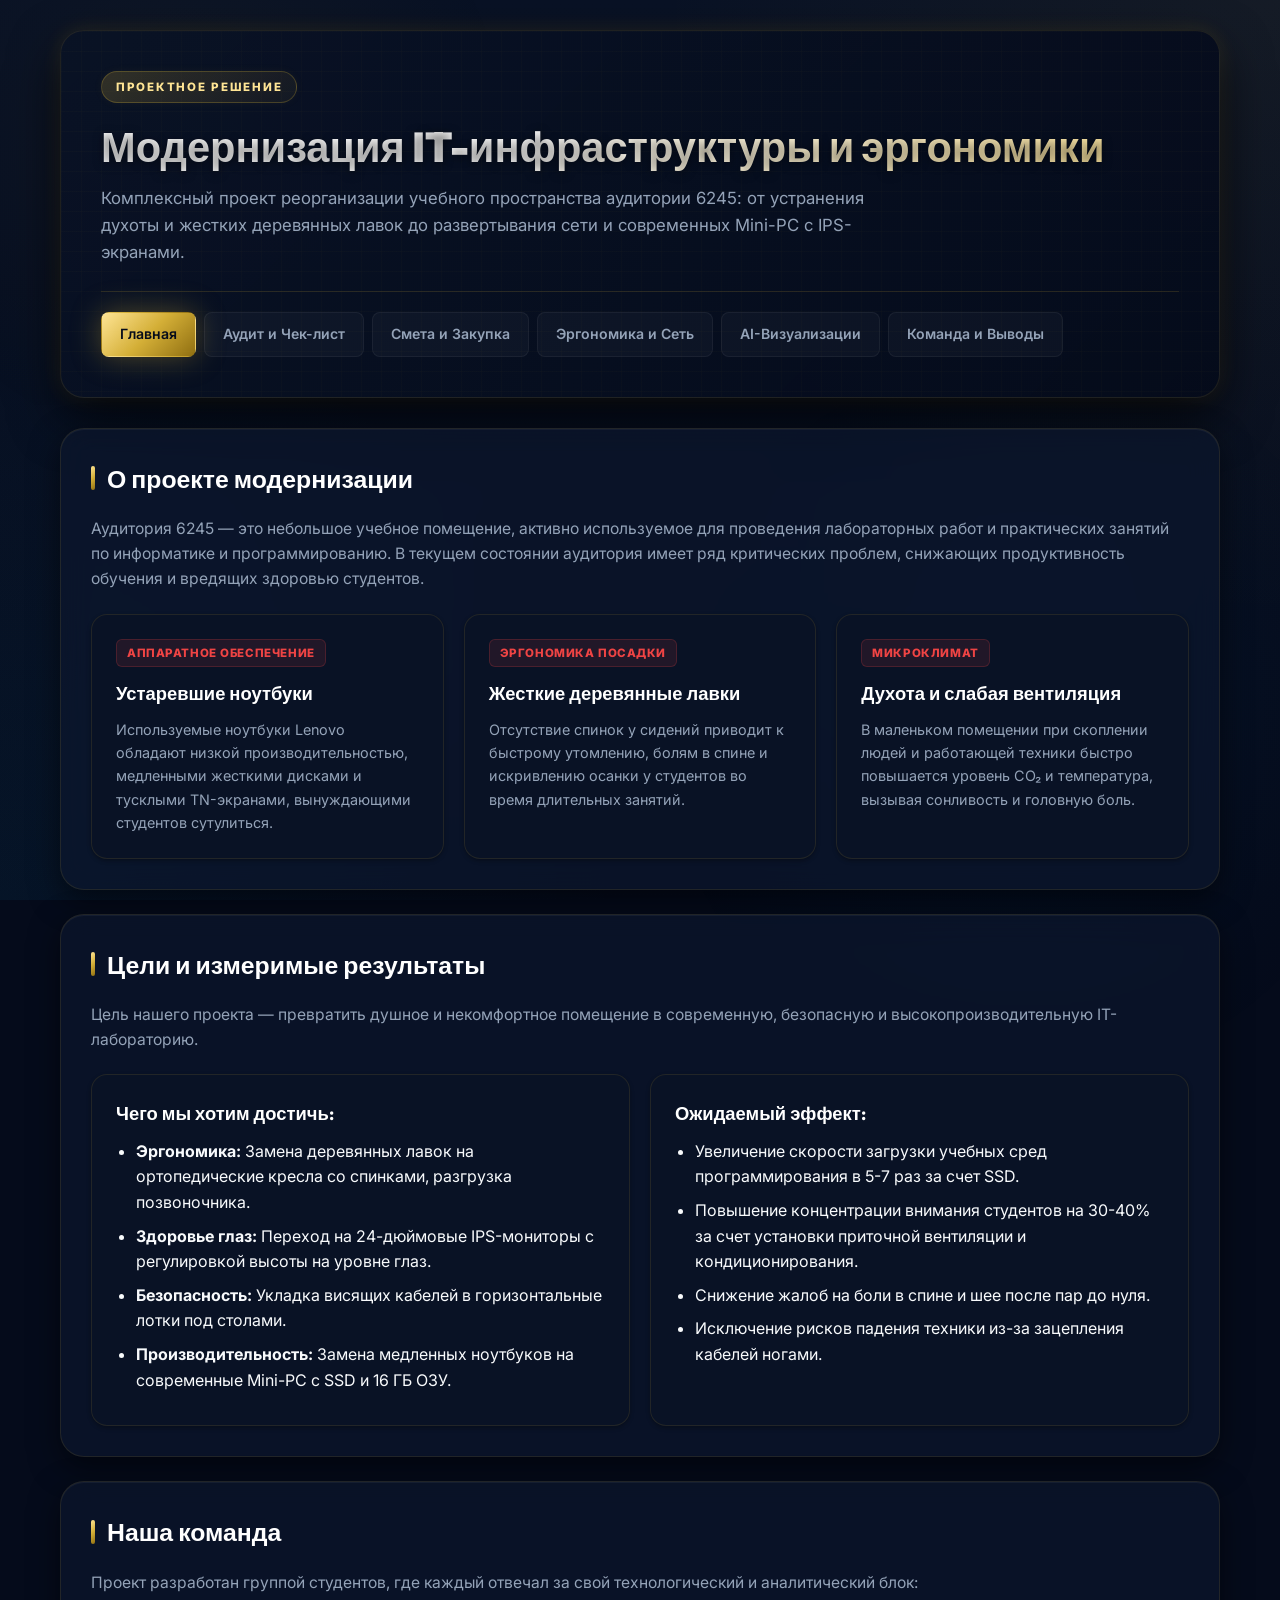
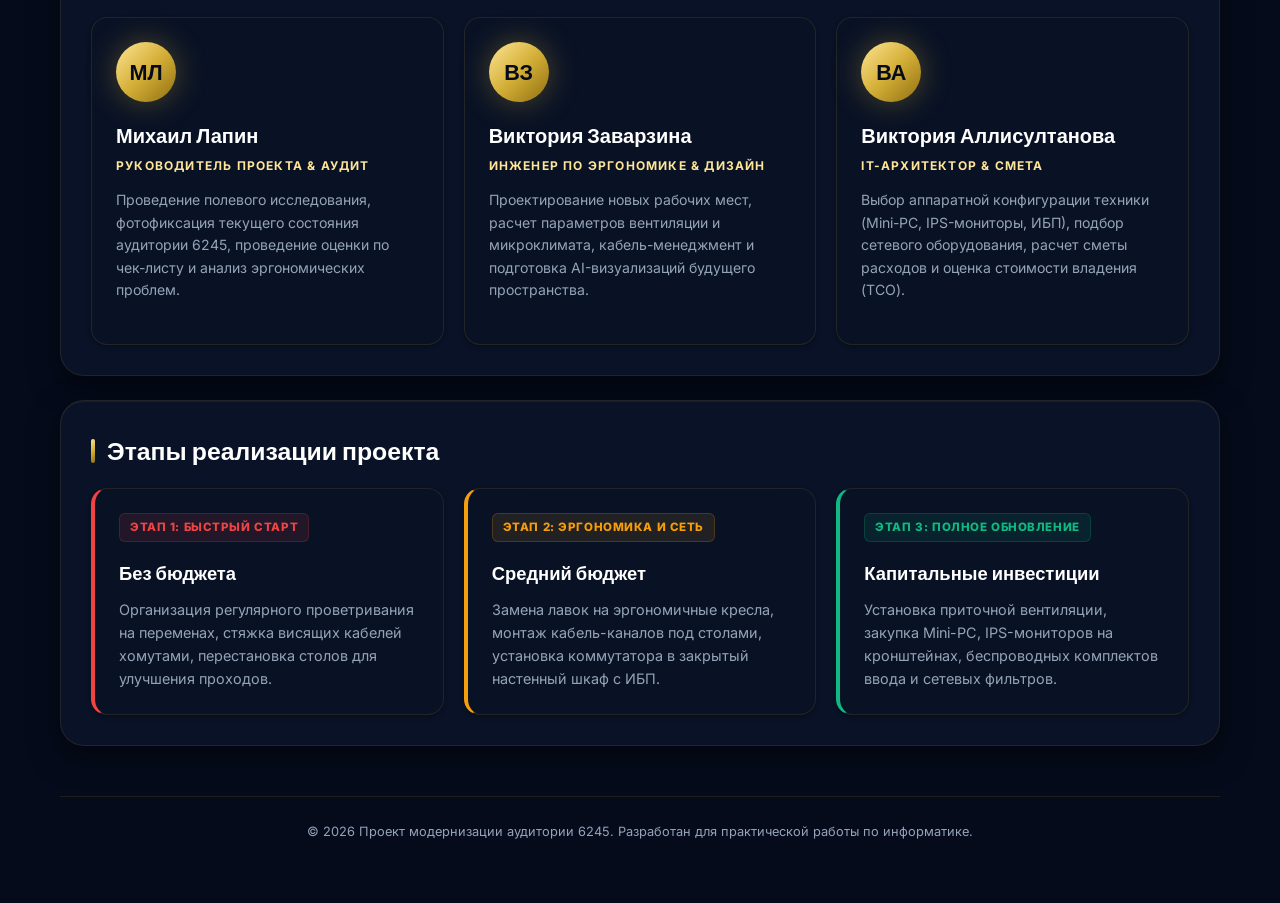
<file: Archieve2/index.html>
<!DOCTYPE html>
<html lang="ru">
<head>
  <meta charset="UTF-8" />
  <meta name="viewport" content="width=device-width, initial-scale=1.0" />
  <title>Модернизация IT-инфраструктуры — Аудитория 6245</title>
  <link rel="stylesheet" href="style.css" />
</head>
<body>
  <div class="container">
    <header>
      <div class="hero">
        <div class="eyebrow">Проектное решение</div>
        <h1>Модернизация IT-инфраструктуры и эргономики</h1>
        <p>Комплексный проект реорганизации учебного пространства аудитории 6245: от устранения духоты и жестких деревянных лавок до развертывания сети и современных Mini-PC с IPS-экранами.</p>
        
        <nav class="nav-container">
          <a class="nav-btn active" href="index.html">Главная</a>
          <a class="nav-btn" href="audit.html">Аудит и Чек-лист</a>
          <a class="nav-btn" href="equipment.html">Смета и Закупка</a>
          <a class="nav-btn" href="ergonomics.html">Эргономика и Сеть</a>
          <a class="nav-btn" href="visuals.html">AI-Визуализации</a>
          <a class="nav-btn" href="reflection.html">Команда и Выводы</a>
        </nav>
      </div>
    </header>

    <section class="main-card">
      <h2>О проекте модернизации</h2>
      <p class="lead-text">Аудитория 6245 — это небольшое учебное помещение, активно используемое для проведения лабораторных работ и практических занятий по информатике и программированию. В текущем состоянии аудитория имеет ряд критических проблем, снижающих продуктивность обучения и вредящих здоровью студентов.</p>
      
      <div class="grid-3">
        <div class="sub-card">
          <span class="badge danger">Аппаратное обеспечение</span>
          <h3>Устаревшие ноутбуки</h3>
          <p>Используемые ноутбуки Lenovo обладают низкой производительностью, медленными жесткими дисками и тусклыми TN-экранами, вынуждающими студентов сутулиться.</p>
        </div>
        <div class="sub-card">
          <span class="badge danger">Эргономика посадки</span>
          <h3>Жесткие деревянные лавки</h3>
          <p>Отсутствие спинок у сидений приводит к быстрому утомлению, болям в спине и искривлению осанки у студентов во время длительных занятий.</p>
        </div>
        <div class="sub-card">
          <span class="badge danger">Микроклимат</span>
          <h3>Духота и слабая вентиляция</h3>
          <p>В маленьком помещении при скоплении людей и работающей техники быстро повышается уровень CO₂ и температура, вызывая сонливость и головную боль.</p>
        </div>
      </div>
    </section>

    <section class="main-card">
      <h2>Цели и измеримые результаты</h2>
      <p class="lead-text">Цель нашего проекта — превратить душное и некомфортное помещение в современную, безопасную и высокопроизводительную IT-лабораторию.</p>
      
      <div class="grid-2">
        <div class="sub-card">
          <h3>Чего мы хотим достичь:</h3>
          <ul style="margin-top: 10px; margin-left: 20px;">
            <li style="margin-bottom: 8px;"><strong>Эргономика:</strong> Замена деревянных лавок на ортопедические кресла со спинками, разгрузка позвоночника.</li>
            <li style="margin-bottom: 8px;"><strong>Здоровье глаз:</strong> Переход на 24-дюймовые IPS-мониторы с регулировкой высоты на уровне глаз.</li>
            <li style="margin-bottom: 8px;"><strong>Безопасность:</strong> Укладка висящих кабелей в горизонтальные лотки под столами.</li>
            <li style="margin-bottom: 8px;"><strong>Производительность:</strong> Замена медленных ноутбуков на современные Mini-PC с SSD и 16 ГБ ОЗУ.</li>
          </ul>
        </div>
        <div class="sub-card">
          <h3>Ожидаемый эффект:</h3>
          <ul style="margin-top: 10px; margin-left: 20px;">
            <li style="margin-bottom: 8px;">Увеличение скорости загрузки учебных сред программирования в 5-7 раз за счет SSD.</li>
            <li style="margin-bottom: 8px;">Повышение концентрации внимания студентов на 30-40% за счет установки приточной вентиляции и кондиционирования.</li>
            <li style="margin-bottom: 8px;">Снижение жалоб на боли в спине и шее после пар до нуля.</li>
            <li style="margin-bottom: 8px;">Исключение рисков падения техники из-за зацепления кабелей ногами.</li>
          </ul>
        </div>
      </div>
    </section>

    <section class="main-card">
      <h2>Наша команда</h2>
      <p class="lead-text">Проект разработан группой студентов, где каждый отвечал за свой технологический и аналитический блок:</p>
      
      <div class="team-grid">
        <div class="team-card">
          <div class="avatar">МЛ</div>
          <h3>Михаил Лапин</h3>
          <div class="role">Руководитель проекта & Аудит</div>
          <p class="duties">Проведение полевого исследования, фотофиксация текущего состояния аудитории 6245, проведение оценки по чек-листу и анализ эргономических проблем.</p>
        </div>
        <div class="team-card">
          <div class="avatar">ВЗ</div>
          <h3>Виктория Заварзина</h3>
          <div class="role">Инженер по эргономике & Дизайн</div>
          <p class="duties">Проектирование новых рабочих мест, расчет параметров вентиляции и микроклимата, кабель-менеджмент и подготовка AI-визуализаций будущего пространства.</p>
        </div>
        <div class="team-card">
          <div class="avatar">ВА</div>
          <h3>Виктория Аллисултанова</h3>
          <div class="role">IT-Архитектор & Смета</div>
          <p class="duties">Выбор аппаратной конфигурации техники (Mini-PC, IPS-мониторы, ИБП), подбор сетевого оборудования, расчет сметы расходов и оценка стоимости владения (TCO).</p>
        </div>
      </div>
    </section>

    <section class="main-card">
      <h2>Этапы реализации проекта</h2>
      <div class="grid-3" style="margin-top: 15px;">
        <div class="sub-card" style="border-left: 4px solid var(--danger);">
          <span class="badge danger">Этап 1: Быстрый старт</span>
          <h3 style="margin-top: 5px;">Без бюджета</h3>
          <p>Организация регулярного проветривания на переменах, стяжка висящих кабелей хомутами, перестановка столов для улучшения проходов.</p>
        </div>
        <div class="sub-card" style="border-left: 4px solid var(--warn);">
          <span class="badge warn">Этап 2: Эргономика и Сеть</span>
          <h3 style="margin-top: 5px;">Средний бюджет</h3>
          <p>Замена лавок на эргономичные кресла, монтаж кабель-каналов под столами, установка коммутатора в закрытый настенный шкаф с ИБП.</p>
        </div>
        <div class="sub-card" style="border-left: 4px solid var(--accent);">
          <span class="badge accent">Этап 3: Полное обновление</span>
          <h3 style="margin-top: 5px;">Капитальные инвестиции</h3>
          <p>Установка приточной вентиляции, закупка Mini-PC, IPS-мониторов на кронштейнах, беспроводных комплектов ввода и сетевых фильтров.</p>
        </div>
      </div>
    </section>

    <footer>
      <p>&copy; 2026 Проект модернизации аудитории 6245. Разработан для практической работы по информатике.</p>
    </footer>
  </div>
</body>
</html>
</file>
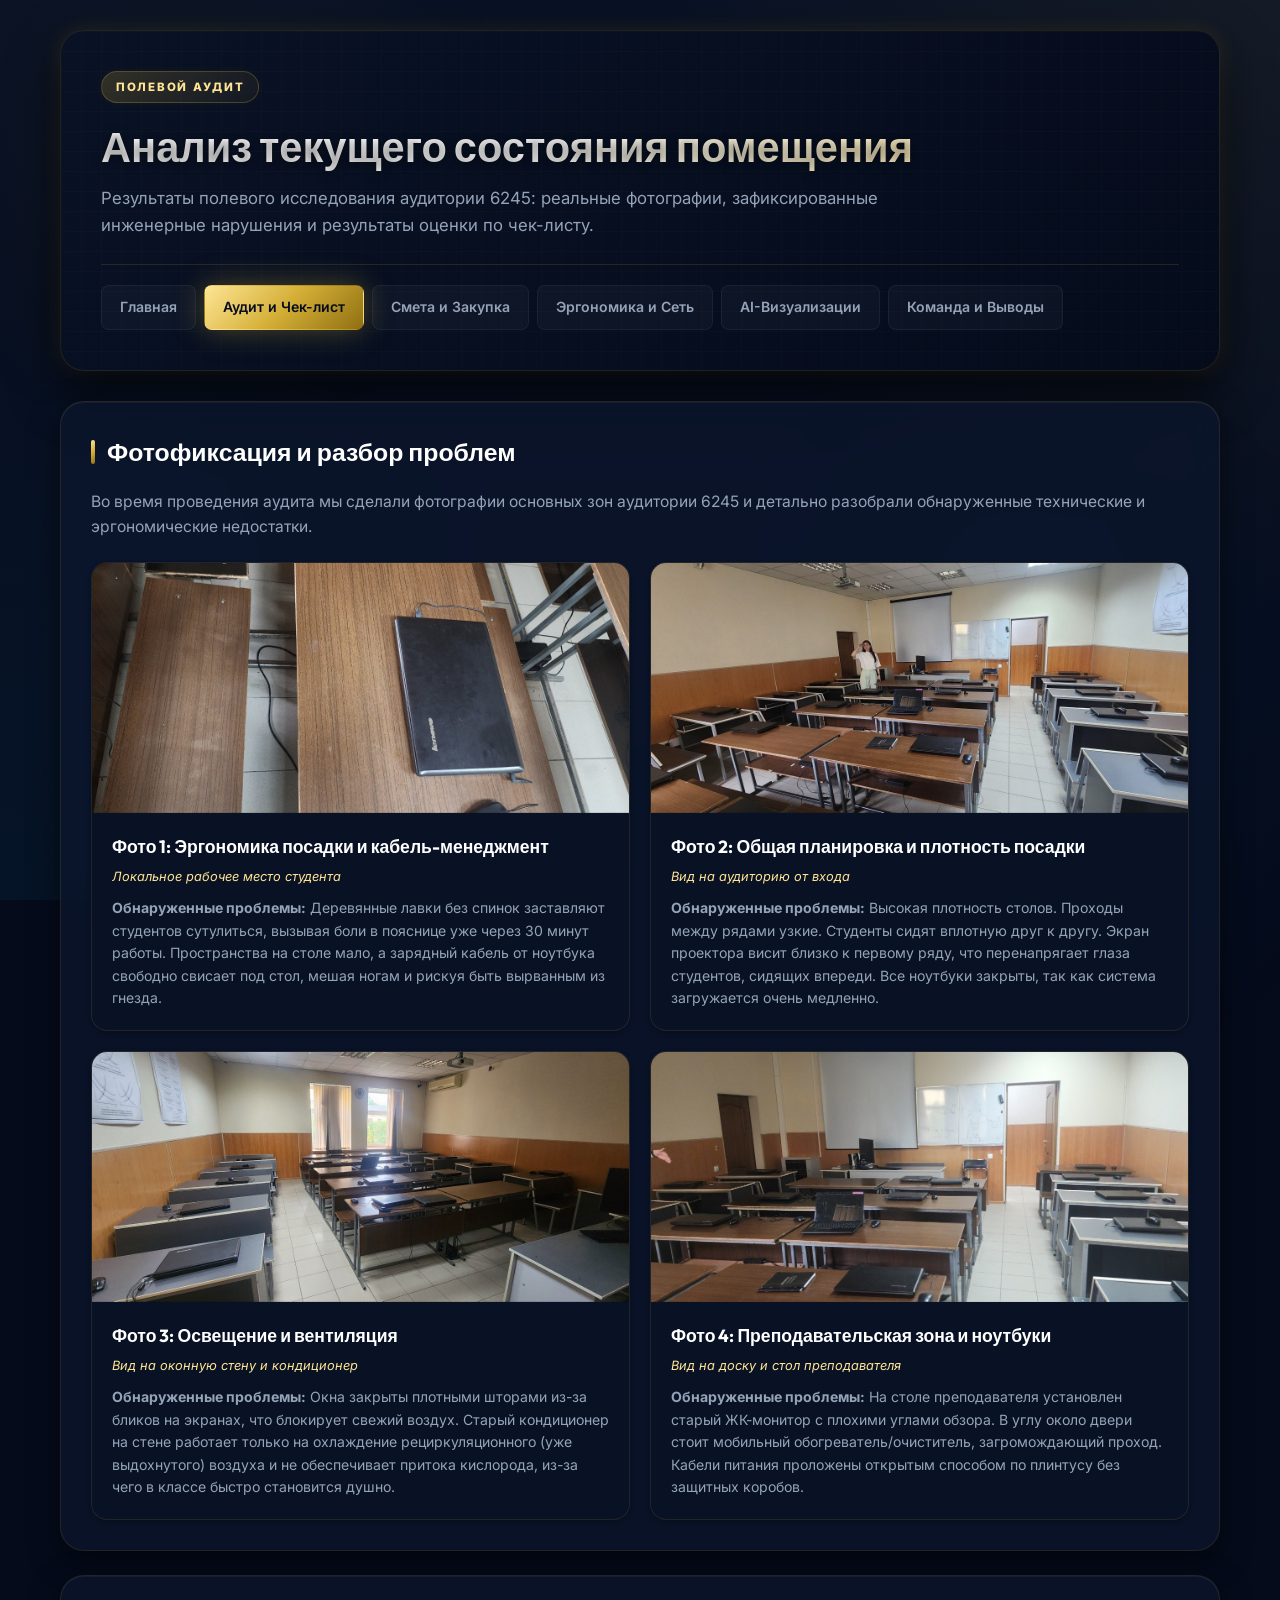
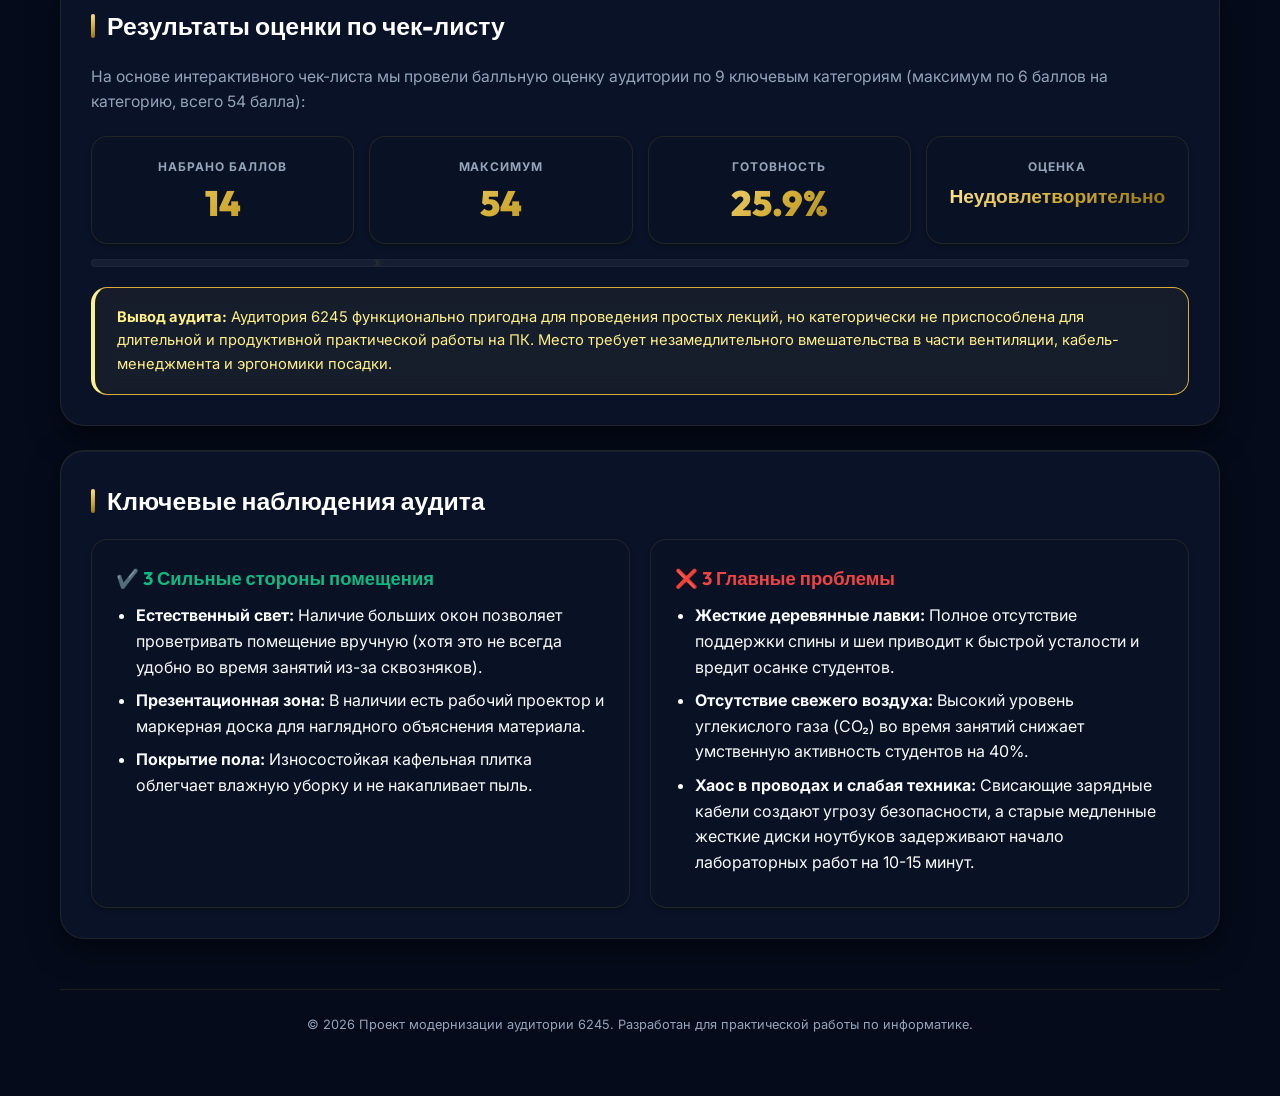
<file: Archieve2/audit.html>
<!DOCTYPE html>
<html lang="ru">
<head>
  <meta charset="UTF-8" />
  <meta name="viewport" content="width=device-width, initial-scale=1.0" />
  <title>Аудит и Чек-лист — Аудитория 6245</title>
  <link rel="stylesheet" href="style.css" />
</head>
<body>
  <div class="container">
    <header>
      <div class="hero">
        <div class="eyebrow">Полевой аудит</div>
        <h1>Анализ текущего состояния помещения</h1>
        <p>Результаты полевого исследования аудитории 6245: реальные фотографии, зафиксированные инженерные нарушения и результаты оценки по чек-листу.</p>
        
        <nav class="nav-container">
          <a class="nav-btn" href="index.html">Главная</a>
          <a class="nav-btn active" href="audit.html">Аудит и Чек-лист</a>
          <a class="nav-btn" href="equipment.html">Смета и Закупка</a>
          <a class="nav-btn" href="ergonomics.html">Эргономика и Сеть</a>
          <a class="nav-btn" href="visuals.html">AI-Визуализации</a>
          <a class="nav-btn" href="reflection.html">Команда и Выводы</a>
        </nav>
      </div>
    </header>

    <section class="main-card">
      <h2>Фотофиксация и разбор проблем</h2>
      <p class="lead-text">Во время проведения аудита мы сделали фотографии основных зон аудитории 6245 и детально разобрали обнаруженные технические и эргономические недостатки.</p>
      
      <div class="audit-gallery">
        <div class="gallery-item">
          <div class="gallery-image-wrap">
            <img src="images/IMG_9942.JPG" alt="Учебное место крупным планом" />
          </div>
          <div class="gallery-content">
            <h4>Фото 1: Эргономика посадки и кабель-менеджмент</h4>
            <div class="caption">Локальное рабочее место студента</div>
            <p><strong>Обнаруженные проблемы:</strong> Деревянные лавки без спинок заставляют студентов сутулиться, вызывая боли в пояснице уже через 30 минут работы. Пространства на столе мало, а зарядный кабель от ноутбука свободно свисает под стол, мешая ногам и рискуя быть вырванным из гнезда.</p>
          </div>
        </div>

        <div class="gallery-item">
          <div class="gallery-image-wrap">
            <img src="images/IMG_9943.JPG" alt="Общий вид класса" />
          </div>
          <div class="gallery-content">
            <h4>Фото 2: Общая планировка и плотность посадки</h4>
            <div class="caption">Вид на аудиторию от входа</div>
            <p><strong>Обнаруженные проблемы:</strong> Высокая плотность столов. Проходы между рядами узкие. Студенты сидят вплотную друг к другу. Экран проектора висит близко к первому ряду, что перенапрягает глаза студентов, сидящих впереди. Все ноутбуки закрыты, так как система загружается очень медленно.</p>
          </div>
        </div>

        <div class="gallery-item">
          <div class="gallery-image-wrap">
            <img src="images/IMG_9944.JPG" alt="Зона окон и кондиционирования" />
          </div>
          <div class="gallery-content">
            <h4>Фото 3: Освещение и вентиляция</h4>
            <div class="caption">Вид на оконную стену и кондиционер</div>
            <p><strong>Обнаруженные проблемы:</strong> Окна закрыты плотными шторами из-за бликов на экранах, что блокирует свежий воздух. Старый кондиционер на стене работает только на охлаждение рециркуляционного (уже выдохнутого) воздуха и не обеспечивает притока кислорода, из-за чего в классе быстро становится душно.</p>
          </div>
        </div>

        <div class="gallery-item">
          <div class="gallery-image-wrap">
            <img src="images/IMG_9945.JPG" alt="Рабочее место преподавателя и передняя зона" />
          </div>
          <div class="gallery-content">
            <h4>Фото 4: Преподавательская зона и ноутбуки</h4>
            <div class="caption">Вид на доску и стол преподавателя</div>
            <p><strong>Обнаруженные проблемы:</strong> На столе преподавателя установлен старый ЖК-монитор с плохими углами обзора. В углу около двери стоит мобильный обогреватель/очиститель, загромождающий проход. Кабели питания проложены открытым способом по плинтусу без защитных коробов.</p>
          </div>
        </div>
      </div>
    </section>

    <section class="main-card">
      <h2>Результаты оценки по чек-листу</h2>
      <p class="lead-text">На основе интерактивного чек-листа мы провели балльную оценку аудитории по 9 ключевым категориям (максимум по 6 баллов на категорию, всего 54 балла):</p>
      
      <div class="stats-summary">
        <div class="stat-card">
          <strong>Набрано баллов</strong>
          <div class="val">14</div>
        </div>
        <div class="stat-card">
          <strong>Максимум</strong>
          <div class="val">54</div>
        </div>
        <div class="stat-card">
          <strong>Готовность</strong>
          <div class="val" style="color: var(--danger);">25.9%</div>
        </div>
        <div class="stat-card">
          <strong>Оценка</strong>
          <div class="val" style="font-size: 1.2rem; color: var(--danger); margin-top: 10px;">Неудовлетворительно</div>
        </div>
      </div>

      <div class="progress-bar-container">
        <div class="progress-bar-fill" style="width: 25.9%; background: var(--danger-gradient);"></div>
      </div>

      <div class="callout warning" style="margin-top: 20px;">
        <strong>Вывод аудита:</strong> Аудитория 6245 функционально пригодна для проведения простых лекций, но категорически не приспособлена для длительной и продуктивной практической работы на ПК. Место требует незамедлительного вмешательства в части вентиляции, кабель-менеджмента и эргономики посадки.
      </div>
    </section>

    <section class="main-card">
      <h2>Ключевые наблюдения аудита</h2>
      <div class="grid-2">
        <div class="sub-card">
          <h3 style="color: var(--accent);">✔️ 3 Сильные стороны помещения</h3>
          <ul style="margin-top: 10px; margin-left: 20px;">
            <li style="margin-bottom: 8px;"><strong>Естественный свет:</strong> Наличие больших окон позволяет проветривать помещение вручную (хотя это не всегда удобно во время занятий из-за сквозняков).</li>
            <li style="margin-bottom: 8px;"><strong>Презентационная зона:</strong> В наличии есть рабочий проектор и маркерная доска для наглядного объяснения материала.</li>
            <li style="margin-bottom: 8px;"><strong>Покрытие пола:</strong> Износостойкая кафельная плитка облегчает влажную уборку и не накапливает пыль.</li>
          </ul>
        </div>
        <div class="sub-card">
          <h3 style="color: var(--danger);">❌ 3 Главные проблемы</h3>
          <ul style="margin-top: 10px; margin-left: 20px;">
            <li style="margin-bottom: 8px;"><strong>Жесткие деревянные лавки:</strong> Полное отсутствие поддержки спины и шеи приводит к быстрой усталости и вредит осанке студентов.</li>
            <li style="margin-bottom: 8px;"><strong>Отсутствие свежего воздуха:</strong> Высокий уровень углекислого газа (CO₂) во время занятий снижает умственную активность студентов на 40%.</li>
            <li style="margin-bottom: 8px;"><strong>Хаос в проводах и слабая техника:</strong> Свисающие зарядные кабели создают угрозу безопасности, а старые медленные жесткие диски ноутбуков задерживают начало лабораторных работ на 10-15 минут.</li>
          </ul>
        </div>
      </div>
    </section>

    <footer>
      <p>&copy; 2026 Проект модернизации аудитории 6245. Разработан для практической работы по информатике.</p>
    </footer>
  </div>
</body>
</html>
</file>
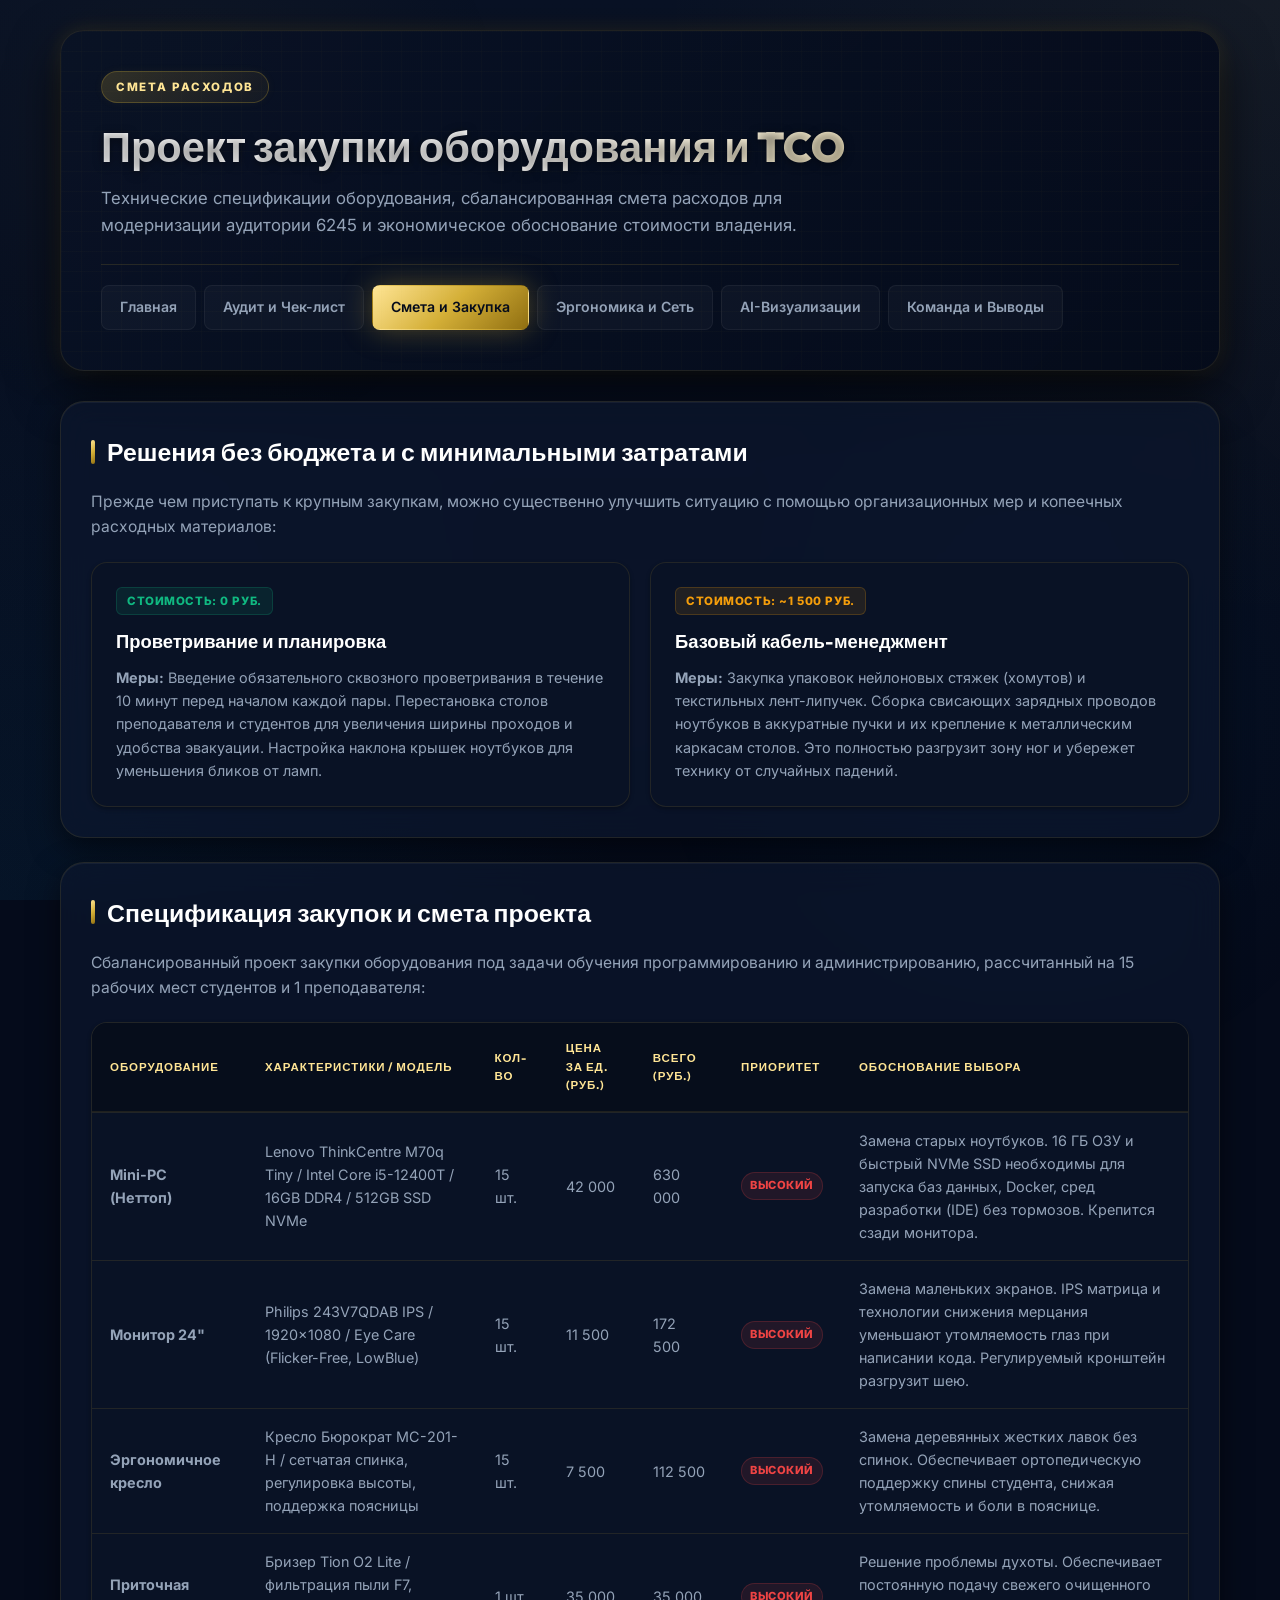
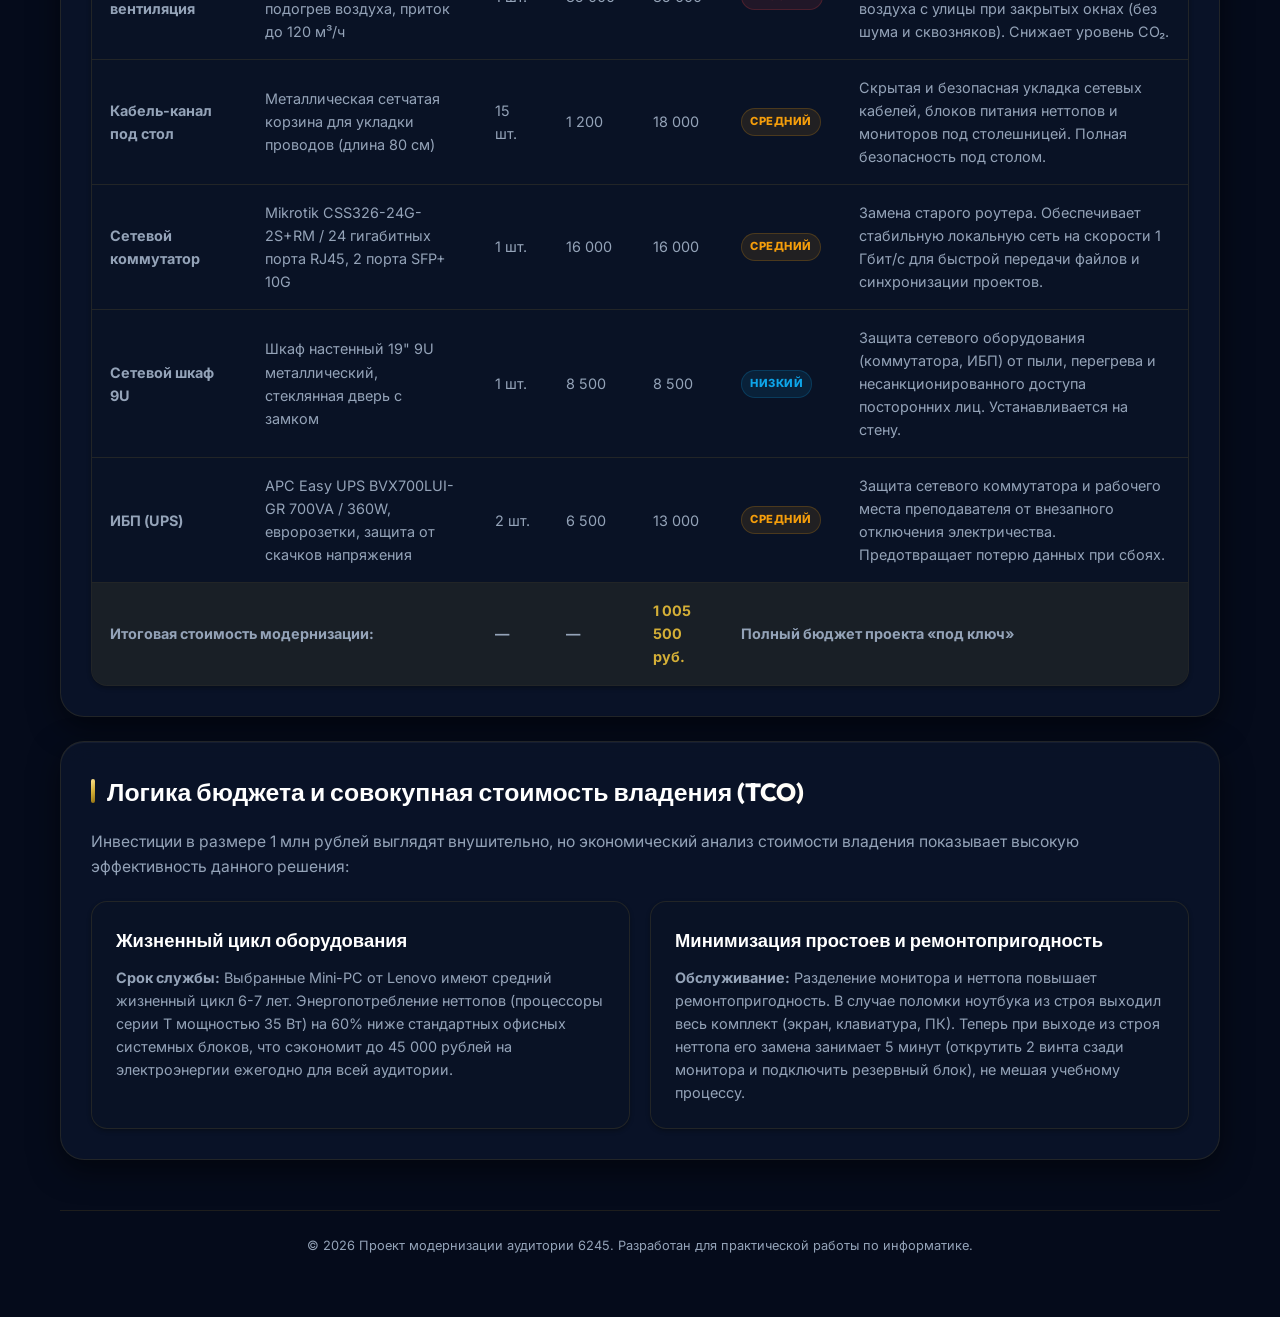
<file: Archieve2/equipment.html>
<!DOCTYPE html>
<html lang="ru">
<head>
  <meta charset="UTF-8" />
  <meta name="viewport" content="width=device-width, initial-scale=1.0" />
  <title>Смета и Закупки — Аудитория 6245</title>
  <link rel="stylesheet" href="style.css" />
</head>
<body>
  <div class="container">
    <header>
      <div class="hero">
        <div class="eyebrow">Смета расходов</div>
        <h1>Проект закупки оборудования и TCO</h1>
        <p>Технические спецификации оборудования, сбалансированная смета расходов для модернизации аудитории 6245 и экономическое обоснование стоимости владения.</p>
        
        <nav class="nav-container">
          <a class="nav-btn" href="index.html">Главная</a>
          <a class="nav-btn" href="audit.html">Аудит и Чек-лист</a>
          <a class="nav-btn active" href="equipment.html">Смета и Закупка</a>
          <a class="nav-btn" href="ergonomics.html">Эргономика и Сеть</a>
          <a class="nav-btn" href="visuals.html">AI-Визуализации</a>
          <a class="nav-btn" href="reflection.html">Команда и Выводы</a>
        </nav>
      </div>
    </header>

    <section class="main-card">
      <h2>Решения без бюджета и с минимальными затратами</h2>
      <p class="lead-text">Прежде чем приступать к крупным закупкам, можно существенно улучшить ситуацию с помощью организационных мер и копеечных расходных материалов:</p>
      
      <div class="grid-2">
        <div class="sub-card">
          <span class="badge accent">Стоимость: 0 руб.</span>
          <h3>Проветривание и планировка</h3>
          <p><strong>Меры:</strong> Введение обязательного сквозного проветривания в течение 10 минут перед началом каждой пары. Перестановка столов преподавателя и студентов для увеличения ширины проходов и удобства эвакуации. Настройка наклона крышек ноутбуков для уменьшения бликов от ламп.</p>
        </div>
        <div class="sub-card">
          <span class="badge warn">Стоимость: ~1 500 руб.</span>
          <h3>Базовый кабель-менеджмент</h3>
          <p><strong>Меры:</strong> Закупка упаковок нейлоновых стяжек (хомутов) и текстильных лент-липучек. Сборка свисающих зарядных проводов ноутбуков в аккуратные пучки и их крепление к металлическим каркасам столов. Это полностью разгрузит зону ног и убережет технику от случайных падений.</p>
        </div>
      </div>
    </section>

    <section class="main-card">
      <h2>Спецификация закупок и смета проекта</h2>
      <p class="lead-text">Сбалансированный проект закупки оборудования под задачи обучения программированию и администрированию, рассчитанный на 15 рабочих мест студентов и 1 преподавателя:</p>
      
      <div class="table-responsive">
        <table>
          <thead>
            <tr>
              <th>Оборудование</th>
              <th>Характеристики / Модель</th>
              <th>Кол-во</th>
              <th>Цена за ед. (руб.)</th>
              <th>Всего (руб.)</th>
              <th>Приоритет</th>
              <th>Обоснование выбора</th>
            </tr>
          </thead>
          <tbody>
            <tr>
              <td><strong>Mini-PC (Неттоп)</strong></td>
              <td>Lenovo ThinkCentre M70q Tiny / Intel Core i5-12400T / 16GB DDR4 / 512GB SSD NVMe</td>
              <td>15 шт.</td>
              <td>42 000</td>
              <td>630 000</td>
              <td><span class="priority-tag high">Высокий</span></td>
              <td>Замена старых ноутбуков. 16 ГБ ОЗУ и быстрый NVMe SSD необходимы для запуска баз данных, Docker, сред разработки (IDE) без тормозов. Крепится сзади монитора.</td>
            </tr>
            <tr>
              <td><strong>Монитор 24"</strong></td>
              <td>Philips 243V7QDAB IPS / 1920x1080 / Eye Care (Flicker-Free, LowBlue)</td>
              <td>15 шт.</td>
              <td>11 500</td>
              <td>172 500</td>
              <td><span class="priority-tag high">Высокий</span></td>
              <td>Замена маленьких экранов. IPS матрица и технологии снижения мерцания уменьшают утомляемость глаз при написании кода. Регулируемый кронштейн разгрузит шею.</td>
            </tr>
            <tr>
              <td><strong>Эргономичное кресло</strong></td>
              <td>Кресло Бюрократ MC-201-H / сетчатая спинка, регулировка высоты, поддержка поясницы</td>
              <td>15 шт.</td>
              <td>7 500</td>
              <td>112 500</td>
              <td><span class="priority-tag high">Высокий</span></td>
              <td>Замена деревянных жестких лавок без спинок. Обеспечивает ортопедическую поддержку спины студента, снижая утомляемость и боли в пояснице.</td>
            </tr>
            <tr>
              <td><strong>Приточная вентиляция</strong></td>
              <td>Бризер Tion O2 Lite / фильтрация пыли F7, подогрев воздуха, приток до 120 м³/ч</td>
              <td>1 шт.</td>
              <td>35 000</td>
              <td>35 000</td>
              <td><span class="priority-tag high">Высокий</span></td>
              <td>Решение проблемы духоты. Обеспечивает постоянную подачу свежего очищенного воздуха с улицы при закрытых окнах (без шума и сквозняков). Снижает уровень CO₂.</td>
            </tr>
            <tr>
              <td><strong>Кабель-канал под стол</strong></td>
              <td>Металлическая сетчатая корзина для укладки проводов (длина 80 см)</td>
              <td>15 шт.</td>
              <td>1 200</td>
              <td>18 000</td>
              <td><span class="priority-tag medium">Средний</span></td>
              <td>Скрытая и безопасная укладка сетевых кабелей, блоков питания неттопов и мониторов под столешницей. Полная безопасность под столом.</td>
            </tr>
            <tr>
              <td><strong>Сетевой коммутатор</strong></td>
              <td>Mikrotik CSS326-24G-2S+RM / 24 гигабитных порта RJ45, 2 порта SFP+ 10G</td>
              <td>1 шт.</td>
              <td>16 000</td>
              <td>16 000</td>
              <td><span class="priority-tag medium">Средний</span></td>
              <td>Замена старого роутера. Обеспечивает стабильную локальную сеть на скорости 1 Гбит/с для быстрой передачи файлов и синхронизации проектов.</td>
            </tr>
            <tr>
              <td><strong>Сетевой шкаф 9U</strong></td>
              <td>Шкаф настенный 19" 9U металлический, стеклянная дверь с замком</td>
              <td>1 шт.</td>
              <td>8 500</td>
              <td>8 500</td>
              <td><span class="priority-tag low">Низкий</span></td>
              <td>Защита сетевого оборудования (коммутатора, ИБП) от пыли, перегрева и несанкционированного доступа посторонних лиц. Устанавливается на стену.</td>
            </tr>
            <tr>
              <td><strong>ИБП (UPS)</strong></td>
              <td>APC Easy UPS BVX700LUI-GR 700VA / 360W, евророзетки, защита от скачков напряжения</td>
              <td>2 шт.</td>
              <td>6 500</td>
              <td>13 000</td>
              <td><span class="priority-tag medium">Средний</span></td>
              <td>Защита сетевого коммутатора и рабочего места преподавателя от внезапного отключения электричества. Предотвращает потерю данных при сбоях.</td>
            </tr>
            <tr style="background: var(--primary-soft); font-weight: bold;">
              <td colspan="2">Итоговая стоимость модернизации:</td>
              <td>—</td>
              <td>—</td>
              <td style="color: var(--primary);">1 005 500 руб.</td>
              <td colspan="2">Полный бюджет проекта «под ключ»</td>
            </tr>
          </tbody>
        </table>
      </div>
    </section>

    <section class="main-card">
      <h2>Логика бюджета и совокупная стоимость владения (TCO)</h2>
      <p class="lead-text">Инвестиции в размере 1 млн рублей выглядят внушительно, но экономический анализ стоимости владения показывает высокую эффективность данного решения:</p>
      
      <div class="grid-2">
        <div class="sub-card">
          <h3>Жизненный цикл оборудования</h3>
          <p><strong>Срок службы:</strong> Выбранные Mini-PC от Lenovo имеют средний жизненный цикл 6-7 лет. Энергопотребление неттопов (процессоры серии T мощностью 35 Вт) на 60% ниже стандартных офисных системных блоков, что сэкономит до 45 000 рублей на электроэнергии ежегодно для всей аудитории.</p>
        </div>
        <div class="sub-card">
          <h3>Минимизация простоев и ремонтопригодность</h3>
          <p><strong>Обслуживание:</strong> Разделение монитора и неттопа повышает ремонтопригодность. В случае поломки ноутбука из строя выходил весь комплект (экран, клавиатура, ПК). Теперь при выходе из строя неттопа его замена занимает 5 минут (открутить 2 винта сзади монитора и подключить резервный блок), не мешая учебному процессу.</p>
        </div>
      </div>
    </section>

    <footer>
      <p>&copy; 2026 Проект модернизации аудитории 6245. Разработан для практической работы по информатике.</p>
    </footer>
  </div>
</body>
</html>
</file>
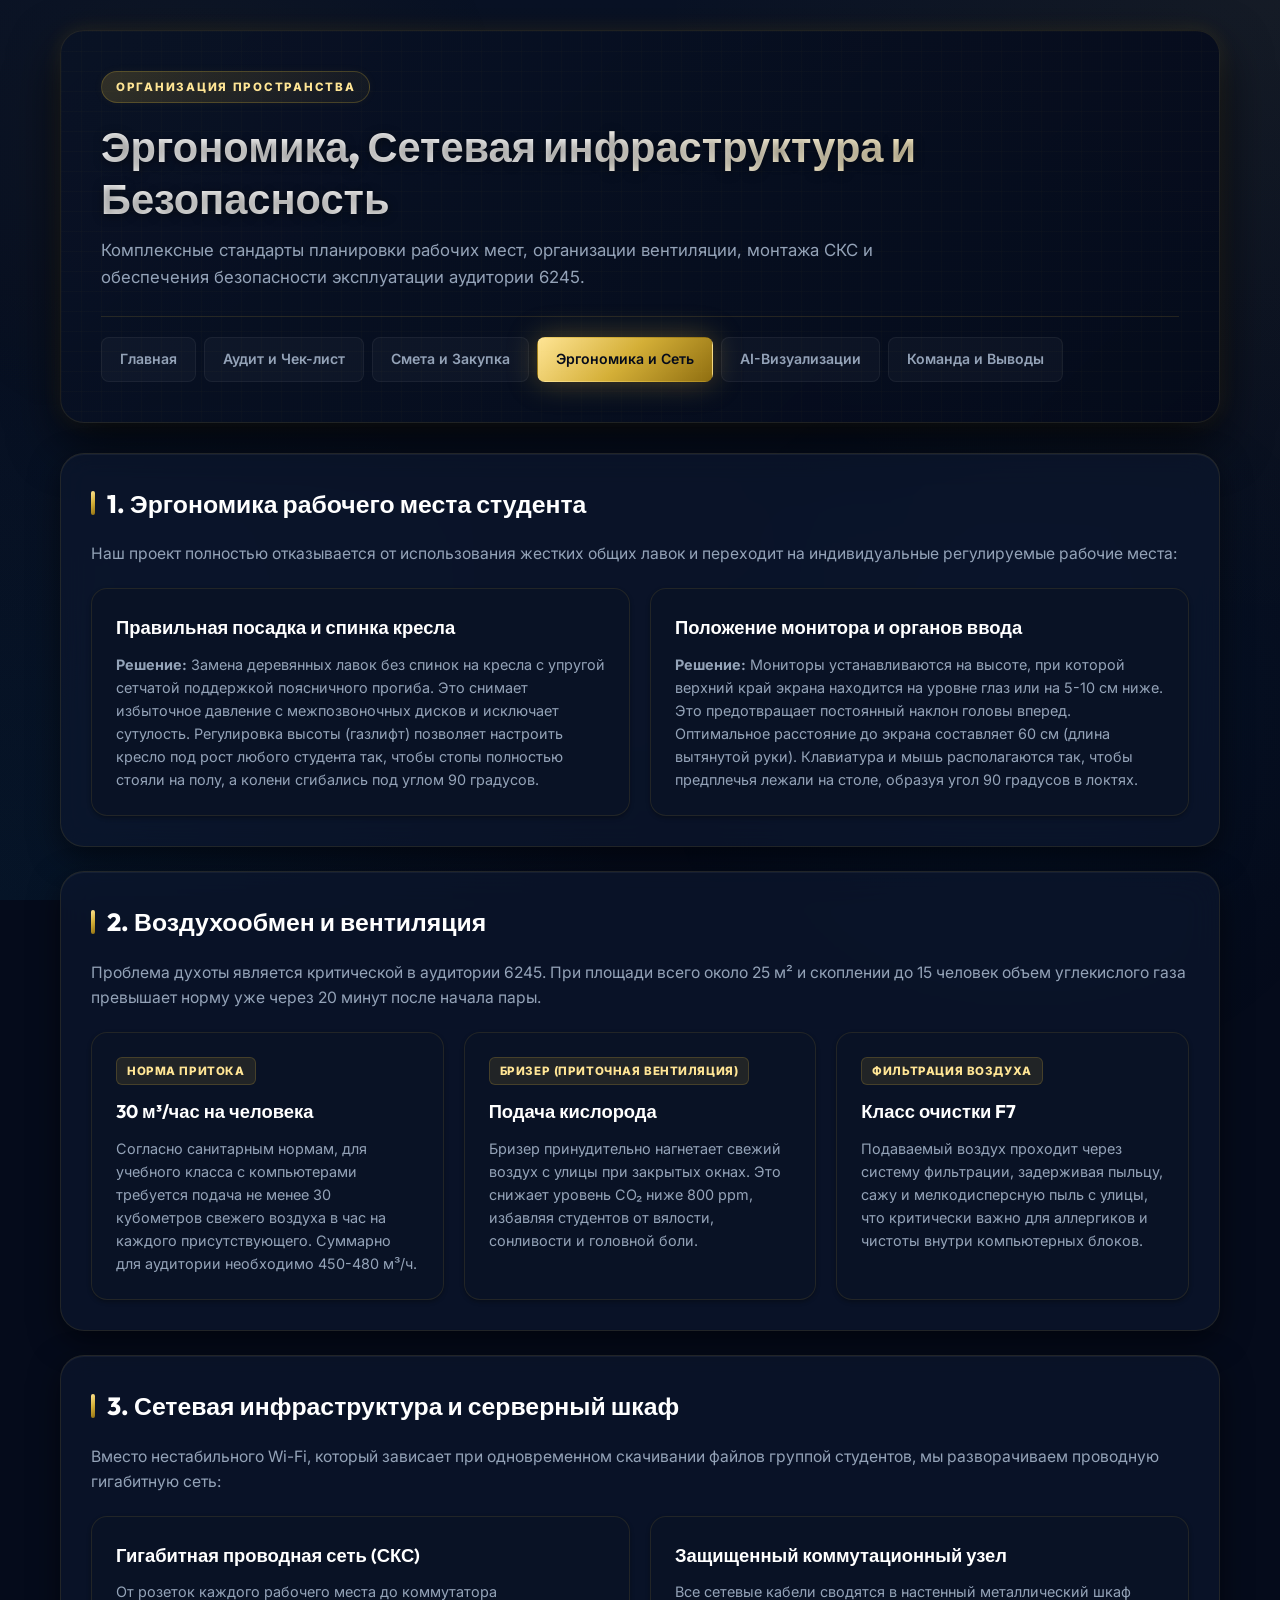
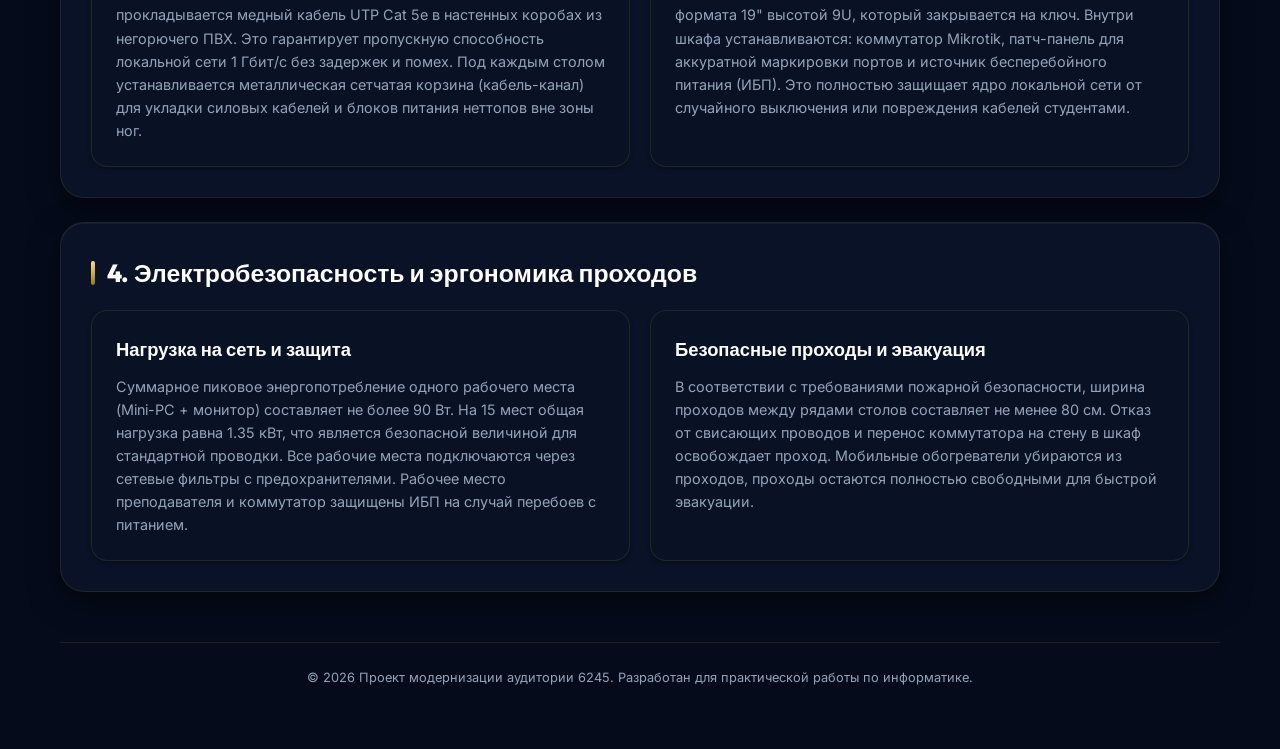
<file: Archieve2/ergonomics.html>
<!DOCTYPE html>
<html lang="ru">
<head>
  <meta charset="UTF-8" />
  <meta name="viewport" content="width=device-width, initial-scale=1.0" />
  <title>Эргономика и Сеть — Аудитория 6245</title>
  <link rel="stylesheet" href="style.css" />
</head>
<body>
  <div class="container">
    <header>
      <div class="hero">
        <div class="eyebrow">Организация пространства</div>
        <h1>Эргономика, Сетевая инфраструктура и Безопасность</h1>
        <p>Комплексные стандарты планировки рабочих мест, организации вентиляции, монтажа СКС и обеспечения безопасности эксплуатации аудитории 6245.</p>
        
        <nav class="nav-container">
          <a class="nav-btn" href="index.html">Главная</a>
          <a class="nav-btn" href="audit.html">Аудит и Чек-лист</a>
          <a class="nav-btn" href="equipment.html">Смета и Закупка</a>
          <a class="nav-btn active" href="ergonomics.html">Эргономика и Сеть</a>
          <a class="nav-btn" href="visuals.html">AI-Визуализации</a>
          <a class="nav-btn" href="reflection.html">Команда и Выводы</a>
        </nav>
      </div>
    </header>

    <section class="main-card">
      <h2>1. Эргономика рабочего места студента</h2>
      <p class="lead-text">Наш проект полностью отказывается от использования жестких общих лавок и переходит на индивидуальные регулируемые рабочие места:</p>
      
      <div class="grid-2">
        <div class="sub-card">
          <h3>Правильная посадка и спинка кресла</h3>
          <p><strong>Решение:</strong> Замена деревянных лавок без спинок на кресла с упругой сетчатой поддержкой поясничного прогиба. Это снимает избыточное давление с межпозвоночных дисков и исключает сутулость. Регулировка высоты (газлифт) позволяет настроить кресло под рост любого студента так, чтобы стопы полностью стояли на полу, а колени сгибались под углом 90 градусов.</p>
        </div>
        <div class="sub-card">
          <h3>Положение монитора и органов ввода</h3>
          <p><strong>Решение:</strong> Мониторы устанавливаются на высоте, при которой верхний край экрана находится на уровне глаз или на 5-10 см ниже. Это предотвращает постоянный наклон головы вперед. Оптимальное расстояние до экрана составляет 60 см (длина вытянутой руки). Клавиатура и мышь располагаются так, чтобы предплечья лежали на столе, образуя угол 90 градусов в локтях.</p>
        </div>
      </div>
    </section>

    <section class="main-card">
      <h2>2. Воздухообмен и вентиляция</h2>
      <p class="lead-text">Проблема духоты является критической в аудитории 6245. При площади всего около 25 м² и скоплении до 15 человек объем углекислого газа превышает норму уже через 20 минут после начала пары.</p>
      
      <div class="grid-3">
        <div class="sub-card">
          <span class="badge primary">Норма притока</span>
          <h3>30 м³/час на человека</h3>
          <p>Согласно санитарным нормам, для учебного класса с компьютерами требуется подача не менее 30 кубометров свежего воздуха в час на каждого присутствующего. Суммарно для аудитории необходимо 450-480 м³/ч.</p>
        </div>
        <div class="sub-card">
          <span class="badge primary">Бризер (Приточная вентиляция)</span>
          <h3>Подача кислорода</h3>
          <p>Бризер принудительно нагнетает свежий воздух с улицы при закрытых окнах. Это снижает уровень CO₂ ниже 800 ppm, избавляя студентов от вялости, сонливости и головной боли.</p>
        </div>
        <div class="sub-card">
          <span class="badge primary">Фильтрация воздуха</span>
          <h3>Класс очистки F7</h3>
          <p>Подаваемый воздух проходит через систему фильтрации, задерживая пыльцу, сажу и мелкодисперсную пыль с улицы, что критически важно для аллергиков и чистоты внутри компьютерных блоков.</p>
        </div>
      </div>
    </section>

    <section class="main-card">
      <h2>3. Сетевая инфраструктура и серверный шкаф</h2>
      <p class="lead-text">Вместо нестабильного Wi-Fi, который зависает при одновременном скачивании файлов группой студентов, мы разворачиваем проводную гигабитную сеть:</p>
      
      <div class="grid-2">
        <div class="sub-card">
          <h3>Гигабитная проводная сеть (СКС)</h3>
          <p>От розеток каждого рабочего места до коммутатора прокладывается медный кабель UTP Cat 5e в настенных коробах из негорючего ПВХ. Это гарантирует пропускную способность локальной сети 1 Гбит/с без задержек и помех. Под каждым столом устанавливается металлическая сетчатая корзина (кабель-канал) для укладки силовых кабелей и блоков питания неттопов вне зоны ног.</p>
        </div>
        <div class="sub-card">
          <h3>Защищенный коммутационный узел</h3>
          <p>Все сетевые кабели сводятся в настенный металлический шкаф формата 19" высотой 9U, который закрывается на ключ. Внутри шкафа устанавливаются: коммутатор Mikrotik, патч-панель для аккуратной маркировки портов и источник бесперебойного питания (ИБП). Это полностью защищает ядро локальной сети от случайного выключения или повреждения кабелей студентами.</p>
        </div>
      </div>
    </section>

    <section class="main-card">
      <h2>4. Электробезопасность и эргономика проходов</h2>
      <div class="grid-2">
        <div class="sub-card">
          <h3>Нагрузка на сеть и защита</h3>
          <p>Суммарное пиковое энергопотребление одного рабочего места (Mini-PC + монитор) составляет не более 90 Вт. На 15 мест общая нагрузка равна 1.35 кВт, что является безопасной величиной для стандартной проводки. Все рабочие места подключаются через сетевые фильтры с предохранителями. Рабочее место преподавателя и коммутатор защищены ИБП на случай перебоев с питанием.</p>
        </div>
        <div class="sub-card">
          <h3>Безопасные проходы и эвакуация</h3>
          <p>В соответствии с требованиями пожарной безопасности, ширина проходов между рядами столов составляет не менее 80 см. Отказ от свисающих проводов и перенос коммутатора на стену в шкаф освобождает проход. Мобильные обогреватели убираются из проходов, проходы остаются полностью свободными для быстрой эвакуации.</p>
        </div>
      </div>
    </section>

    <footer>
      <p>&copy; 2026 Проект модернизации аудитории 6245. Разработан для практической работы по информатике.</p>
    </footer>
  </div>
</body>
</html>
</file>
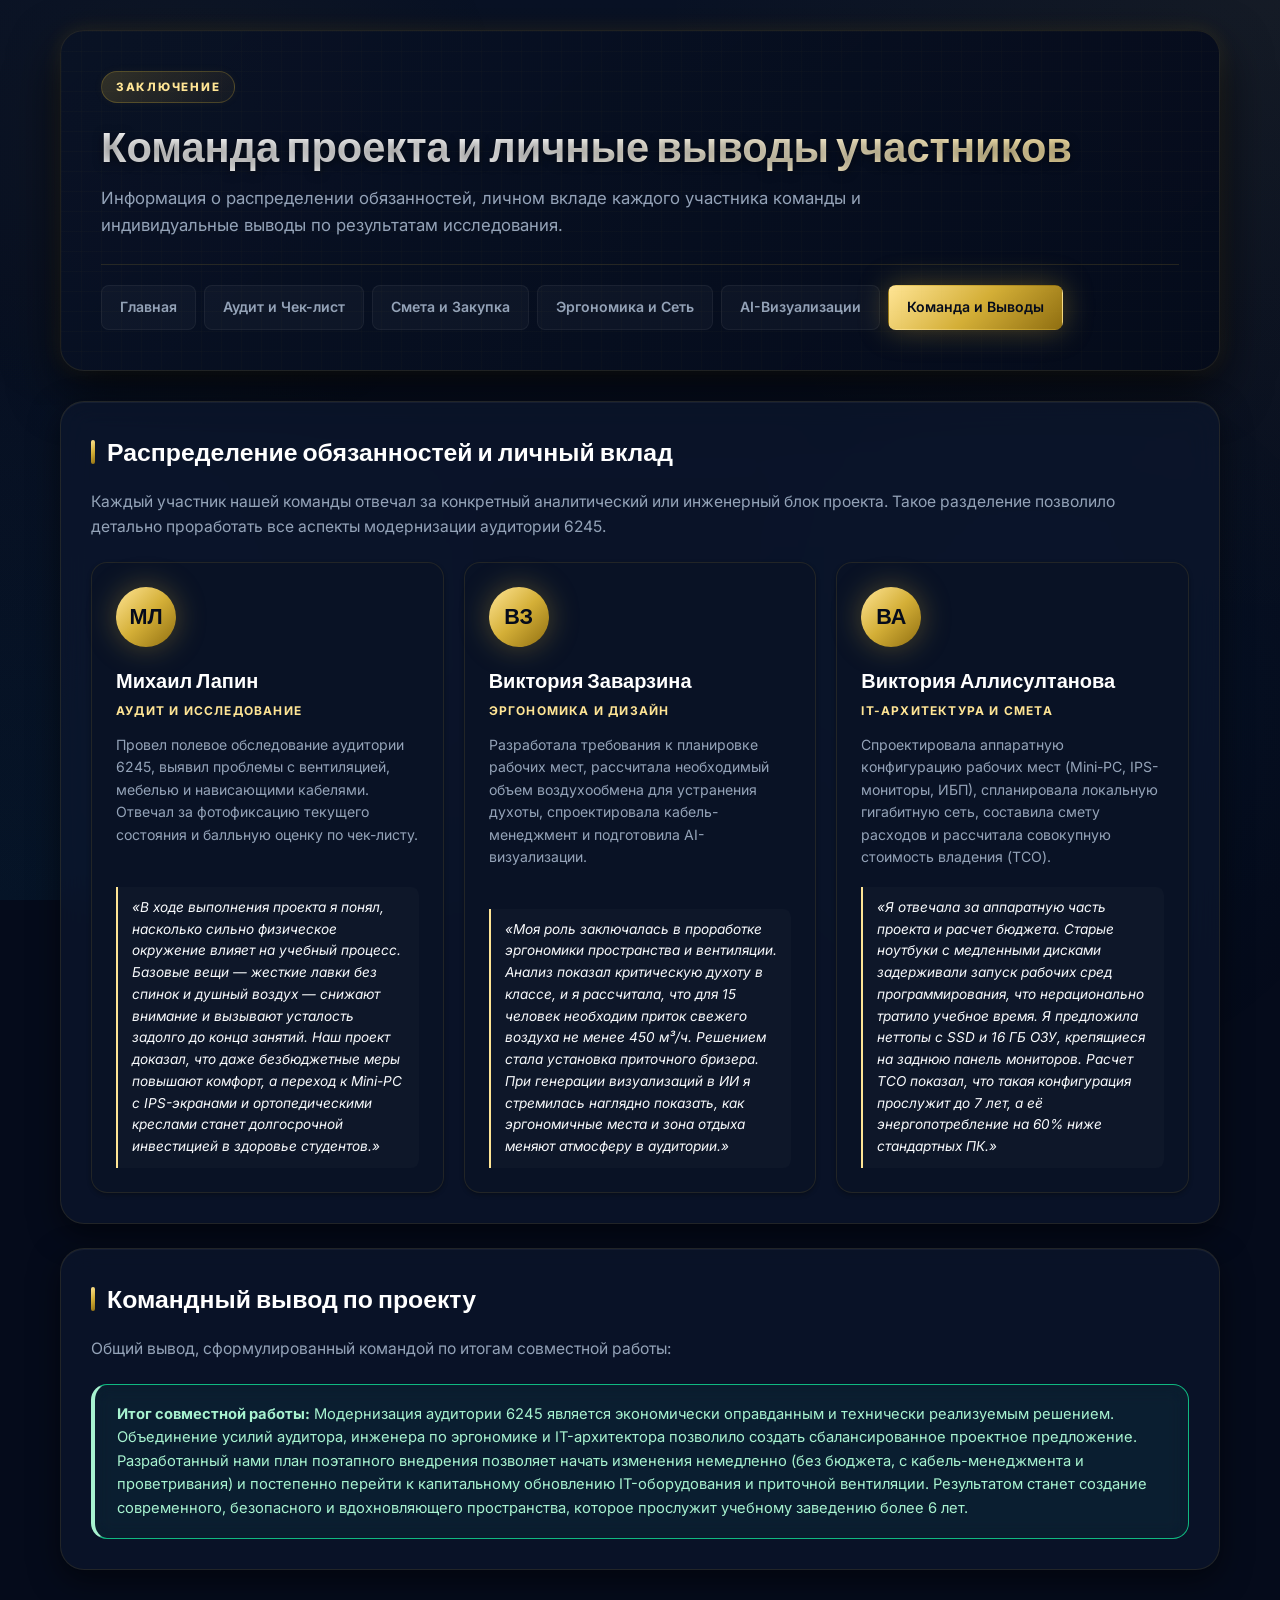
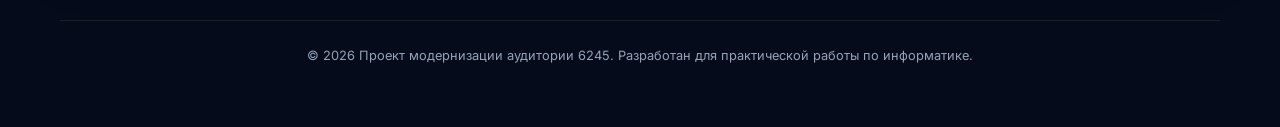
<file: Archieve2/reflection.html>
<!DOCTYPE html>
<html lang="ru">
<head>
  <meta charset="UTF-8" />
  <meta name="viewport" content="width=device-width, initial-scale=1.0" />
  <title>Команда и Выводы — Аудитория 6245</title>
  <link rel="stylesheet" href="style.css" />
</head>
<body>
  <div class="container">
    <header>
      <div class="hero">
        <div class="eyebrow">Заключение</div>
        <h1>Команда проекта и личные выводы участников</h1>
        <p>Информация о распределении обязанностей, личном вкладе каждого участника команды и индивидуальные выводы по результатам исследования.</p>
        
        <nav class="nav-container">
          <a class="nav-btn" href="index.html">Главная</a>
          <a class="nav-btn" href="audit.html">Аудит и Чек-лист</a>
          <a class="nav-btn" href="equipment.html">Смета и Закупка</a>
          <a class="nav-btn" href="ergonomics.html">Эргономика и Сеть</a>
          <a class="nav-btn" href="visuals.html">AI-Визуализации</a>
          <a class="nav-btn active" href="reflection.html">Команда и Выводы</a>
        </nav>
      </div>
    </header>

    <section class="main-card">
      <h2>Распределение обязанностей и личный вклад</h2>
      <p class="lead-text">Каждый участник нашей команды отвечал за конкретный аналитический или инженерный блок проекта. Такое разделение позволило детально проработать все аспекты модернизации аудитории 6245.</p>
      
      <div class="team-grid" style="margin-top: 20px;">
        <div class="team-card">
          <div class="avatar">МЛ</div>
          <h3>Михаил Лапин</h3>
          <div class="role">Аудит и Исследование</div>
          <p class="duties">Провел полевое обследование аудитории 6245, выявил проблемы с вентиляцией, мебелью и нависающими кабелями. Отвечал за фотофиксацию текущего состояния и балльную оценку по чек-листу.</p>
          <blockquote>
            «В ходе выполнения проекта я понял, насколько сильно физическое окружение влияет на учебный процесс. Базовые вещи — жесткие лавки без спинок и душный воздух — снижают внимание и вызывают усталость задолго до конца занятий. Наш проект доказал, что даже безбюджетные меры повышают комфорт, а переход к Mini-PC с IPS-экранами и ортопедическими креслами станет долгосрочной инвестицией в здоровье студентов.»
          </blockquote>
        </div>

        <div class="team-card">
          <div class="avatar">ВЗ</div>
          <h3>Виктория Заварзина</h3>
          <div class="role">Эргономика и Дизайн</div>
          <p class="duties">Разработала требования к планировке рабочих мест, рассчитала необходимый объем воздухообмена для устранения духоты, спроектировала кабель-менеджмент и подготовила AI-визуализации.</p>
          <blockquote>
            «Моя роль заключалась в проработке эргономики пространства и вентиляции. Анализ показал критическую духоту в классе, и я рассчитала, что для 15 человек необходим приток свежего воздуха не менее 450 м³/ч. Решением стала установка приточного бризера. При генерации визуализаций в ИИ я стремилась наглядно показать, как эргономичные места и зона отдыха меняют атмосферу в аудитории.»
          </blockquote>
        </div>

        <div class="team-card">
          <div class="avatar">ВА</div>
          <h3>Виктория Аллисултанова</h3>
          <div class="role">IT-Архитектура и Смета</div>
          <p class="duties">Спроектировала аппаратную конфигурацию рабочих мест (Mini-PC, IPS-мониторы, ИБП), спланировала локальную гигабитную сеть, составила смету расходов и рассчитала совокупную стоимость владения (TCO).</p>
          <blockquote>
            «Я отвечала за аппаратную часть проекта и расчет бюджета. Старые ноутбуки с медленными дисками задерживали запуск рабочих сред программирования, что нерационально тратило учебное время. Я предложила неттопы с SSD и 16 ГБ ОЗУ, крепящиеся на заднюю панель мониторов. Расчет TCO показал, что такая конфигурация прослужит до 7 лет, а её энергопотребление на 60% ниже стандартных ПК.»
          </blockquote>
        </div>
      </div>
    </section>

    <section class="main-card">
      <h2>Командный вывод по проекту</h2>
      <p class="lead-text">Общий вывод, сформулированный командой по итогам совместной работы:</p>
      <div class="callout success">
        <strong>Итог совместной работы:</strong> Модернизация аудитории 6245 является экономически оправданным и технически реализуемым решением. Объединение усилий аудитора, инженера по эргономике и IT-архитектора позволило создать сбалансированное проектное предложение. Разработанный нами план поэтапного внедрения позволяет начать изменения немедленно (без бюджета, с кабель-менеджмента и проветривания) и постепенно перейти к капитальному обновлению IT-оборудования и приточной вентиляции. Результатом станет создание современного, безопасного и вдохновляющего пространства, которое прослужит учебному заведению более 6 лет.
      </div>
    </section>

    <footer>
      <p>&copy; 2026 Проект модернизации аудитории 6245. Разработан для практической работы по информатике.</p>
    </footer>
  </div>
</body>
</html>
</file>
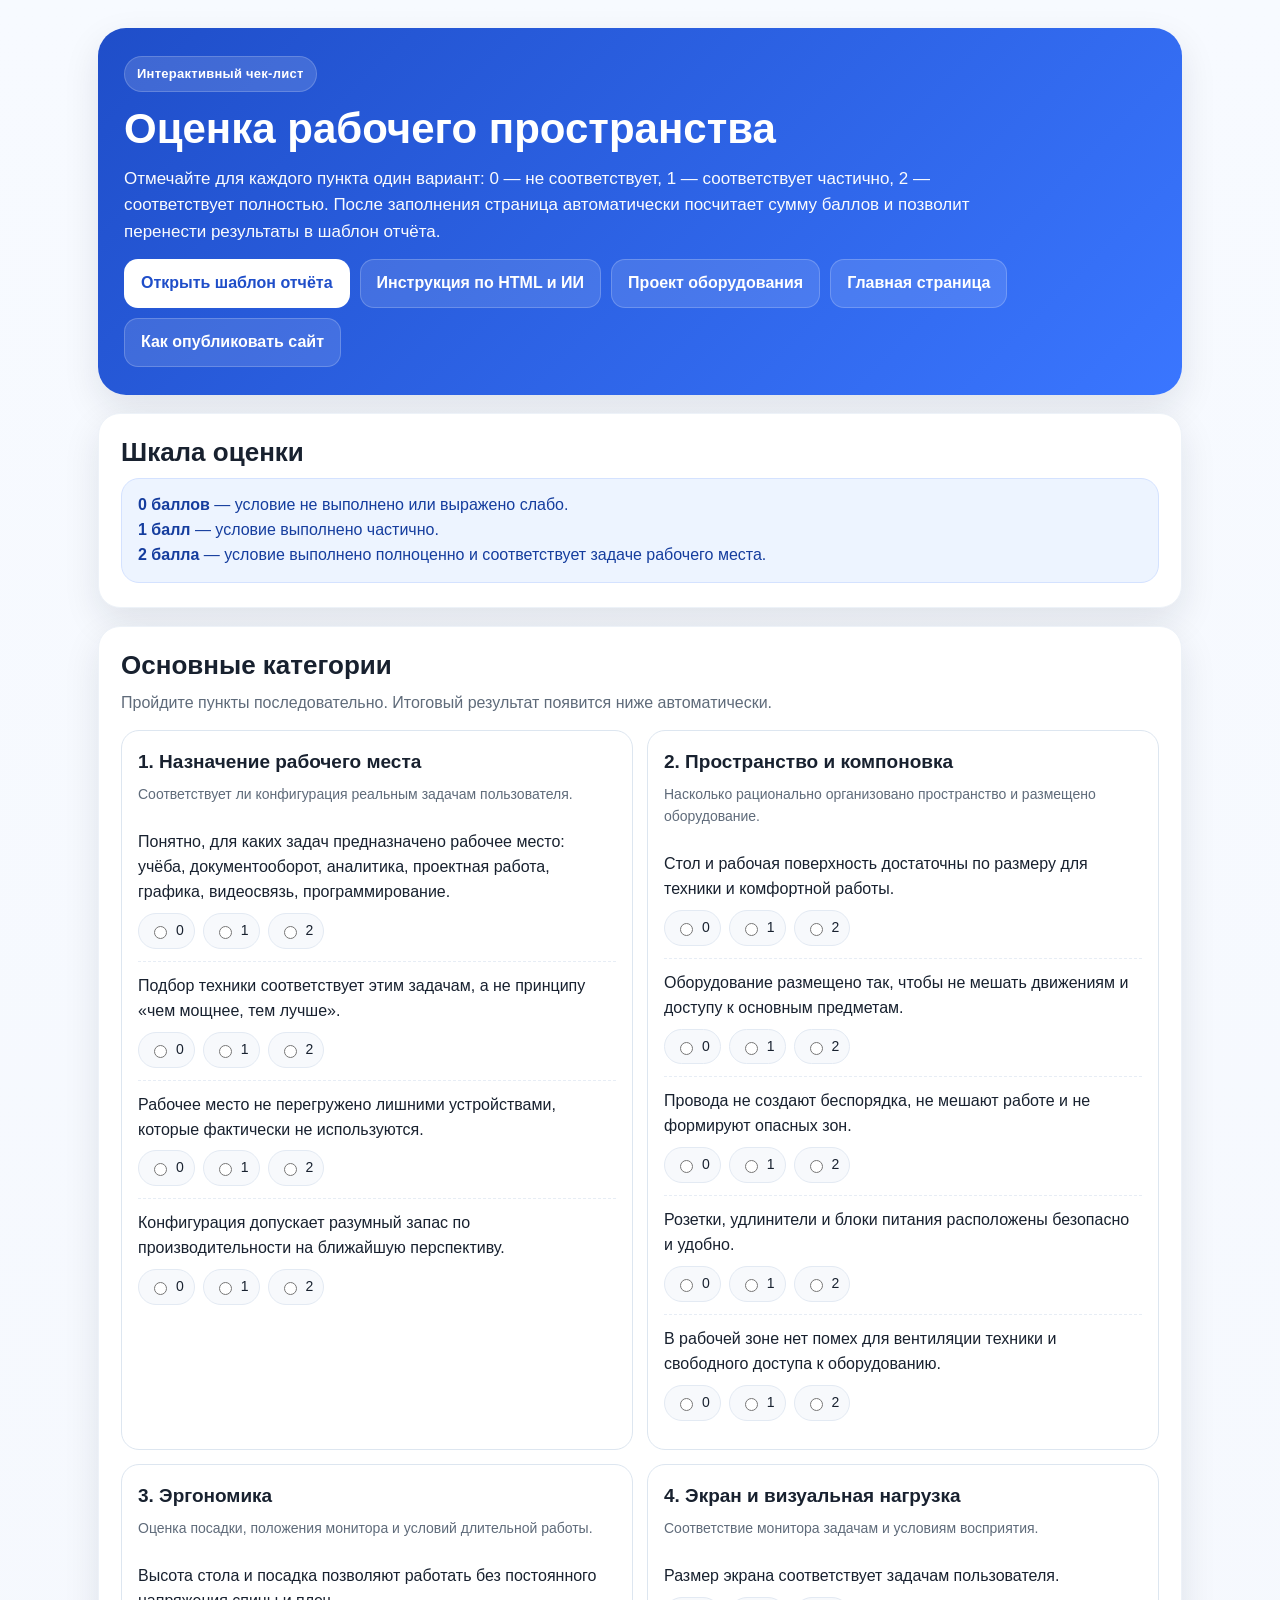
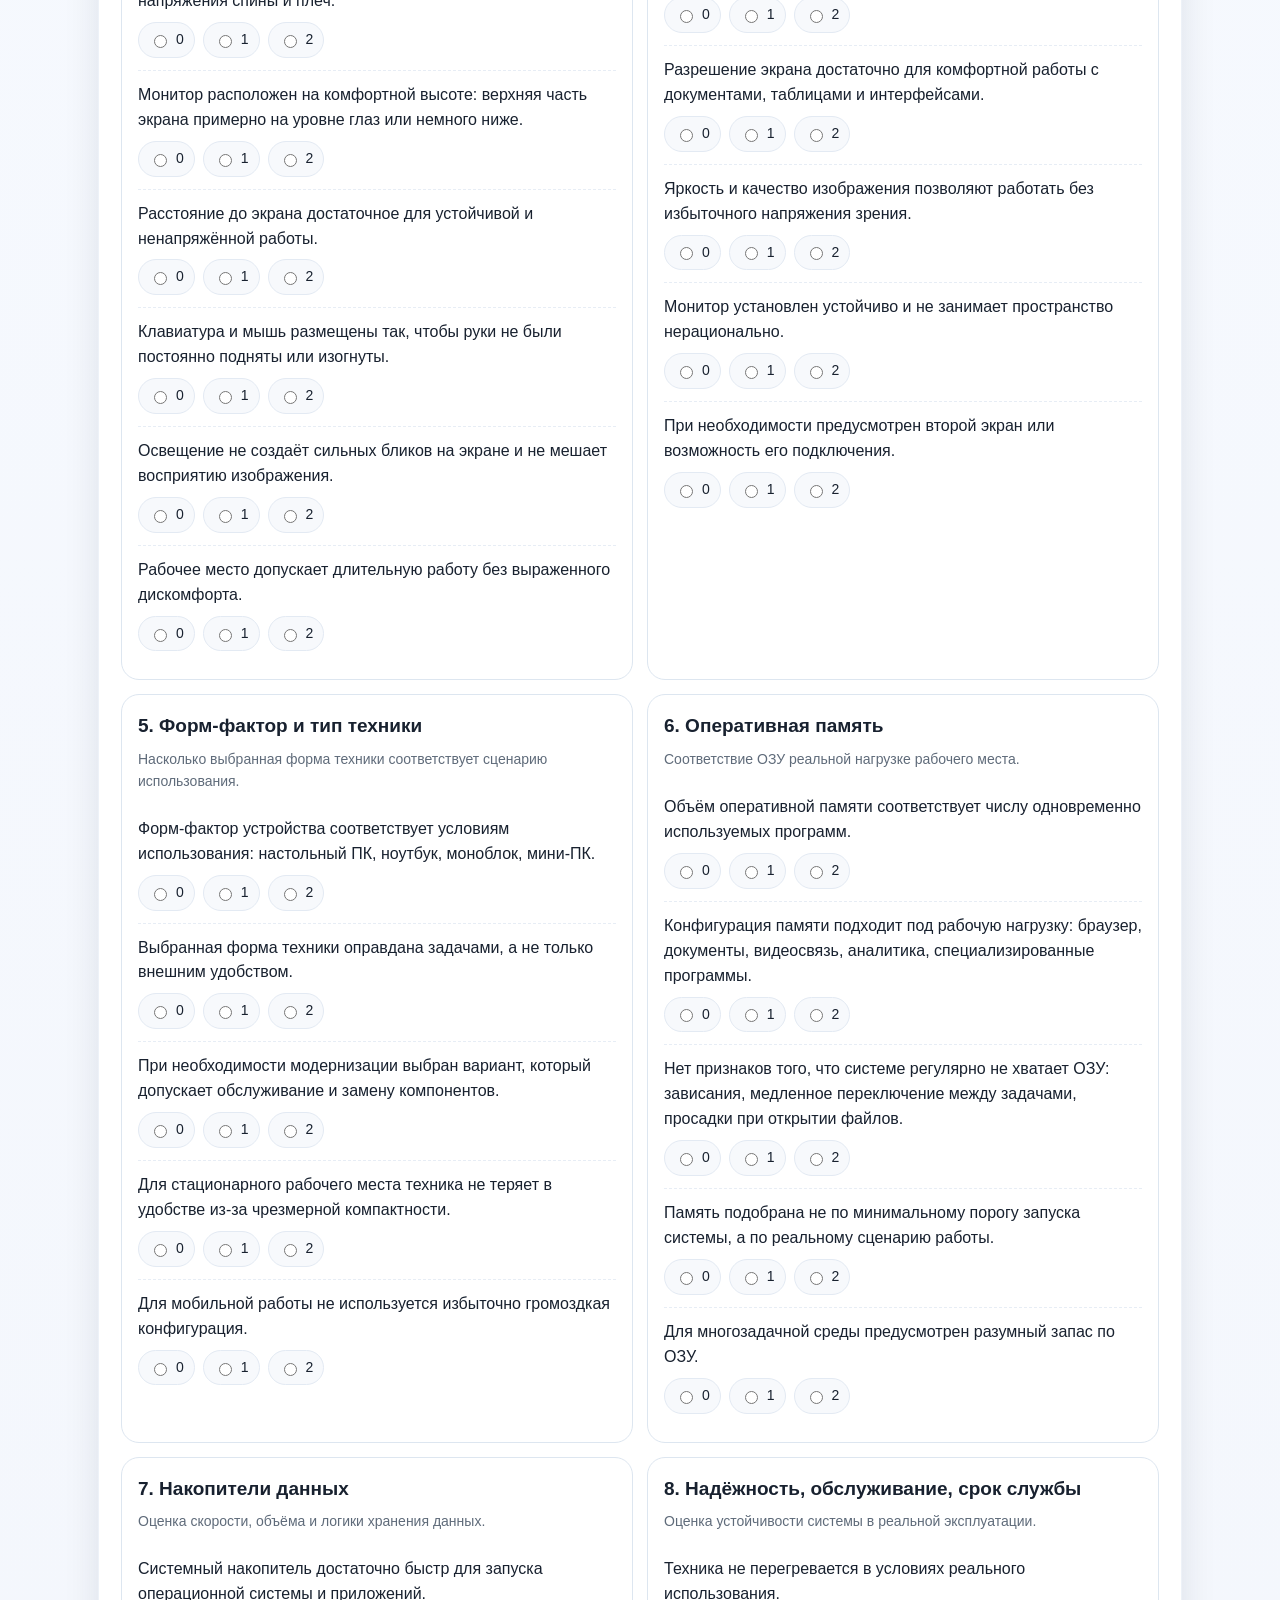
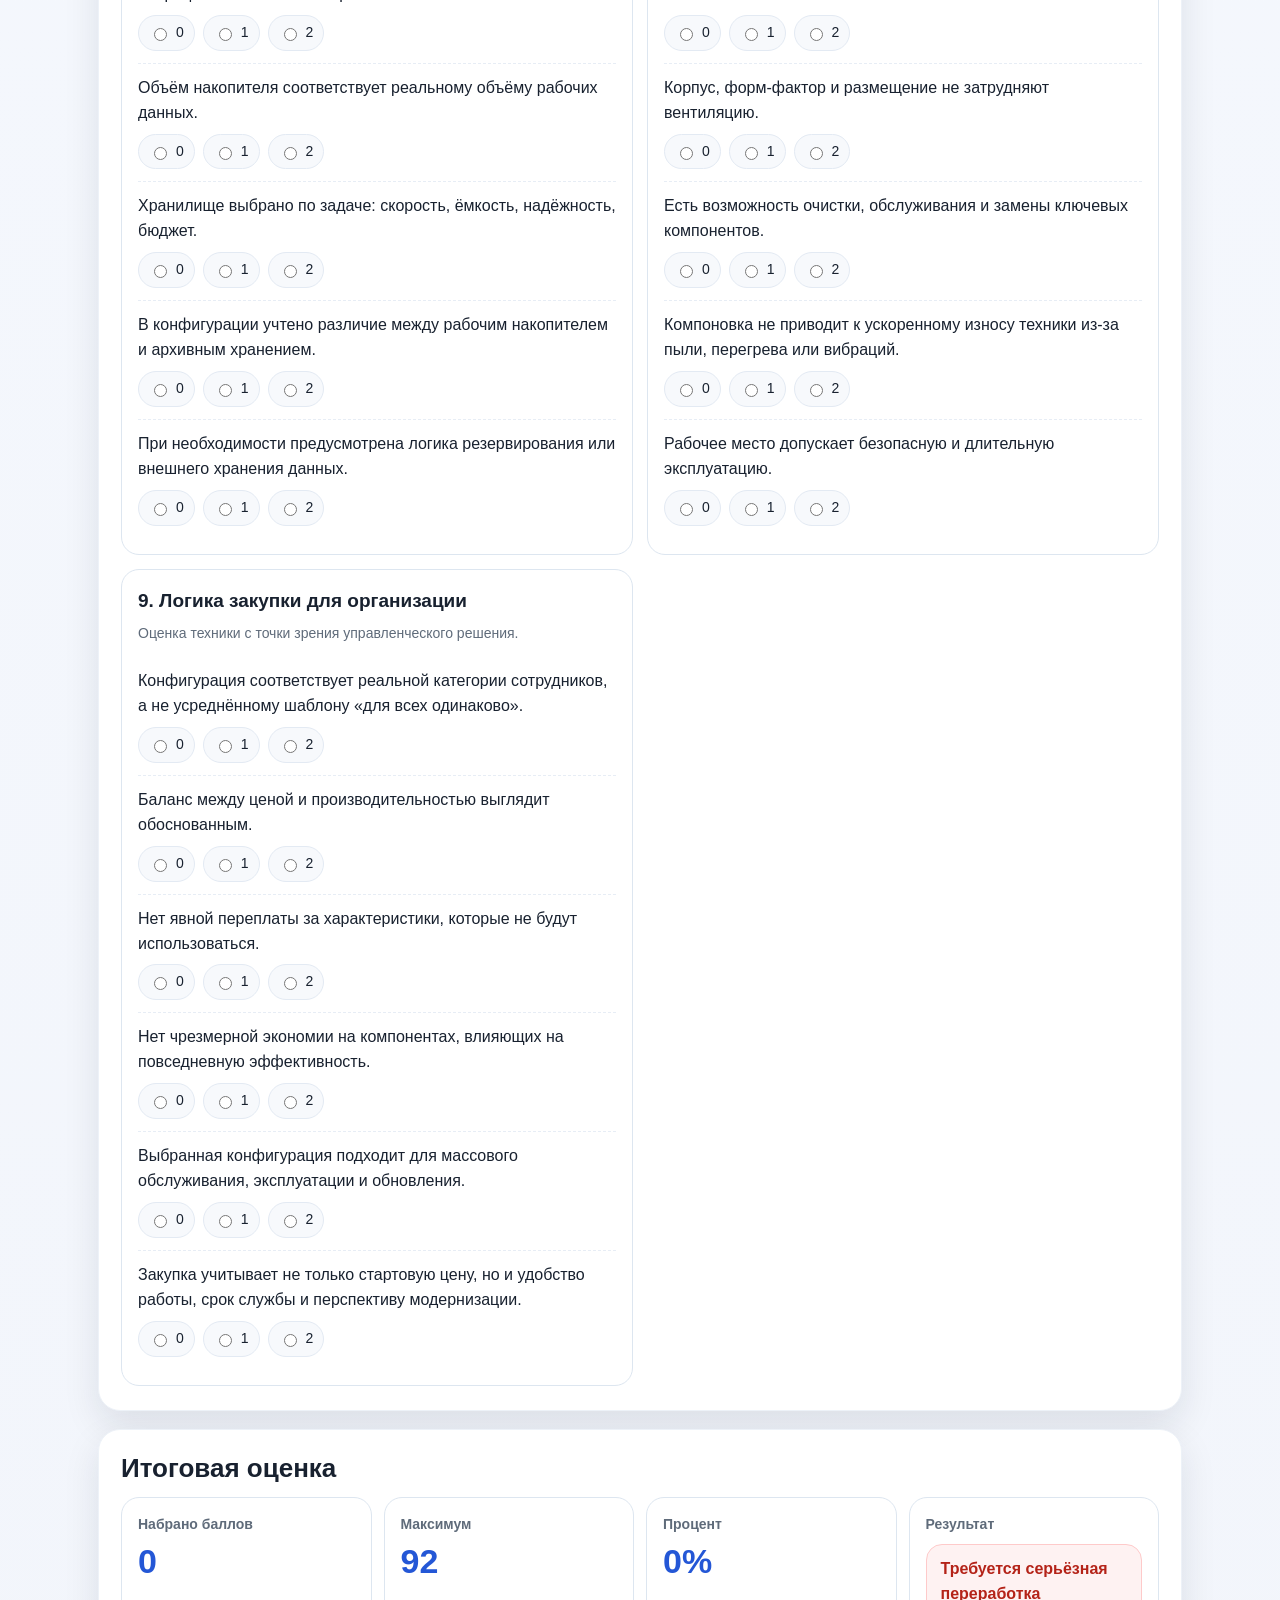
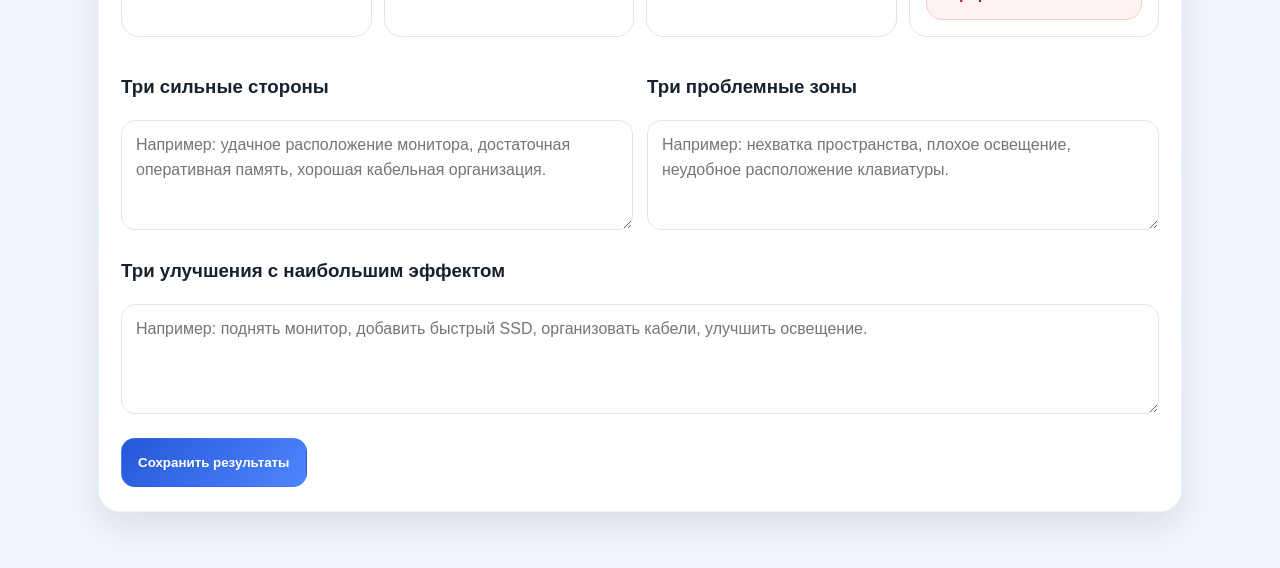
<file: Archieve2/student_checklist_interactive.html>
<!DOCTYPE html>
<html lang="ru">
<head>
  <meta charset="UTF-8" />
  <meta name="viewport" content="width=device-width, initial-scale=1.0" />
  <title>Интерактивный чек-лист</title>
  <style>
    :root{
      --bg:#f4f7fc; --card:#ffffff; --text:#18212f; --muted:#5f6b7a; --line:#dde6f0;
      --primary:#2457d6; --primary2:#4f86ff; --soft:#ecf3ff; --green:#0f766e;
      --warn:#9a6700; --bad:#b42318; --shadow:0 14px 36px rgba(24,33,47,.10); --radius:22px;
    }
    *{box-sizing:border-box}
    body{
      margin:0; font-family:Inter,"Segoe UI",Roboto,Arial,sans-serif; color:var(--text);
      background:linear-gradient(180deg,#f7faff 0%, #f2f5fb 100%); line-height:1.56;
    }
    .wrap{max-width:1120px; margin:0 auto; padding:28px 18px 56px;}
    .hero{
      background:linear-gradient(135deg,#1f4ec9 0%, #3a76ff 100%);
      color:#fff; border-radius:28px; padding:28px 26px; box-shadow:var(--shadow);
    }
    .eyebrow{
      display:inline-block; padding:7px 12px; border-radius:999px;
      background:rgba(255,255,255,.14); border:1px solid rgba(255,255,255,.18);
      font-size:13px; font-weight:700; letter-spacing:.02em; margin-bottom:14px;
    }
    h1{margin:0; font-size:clamp(28px,4vw,42px); line-height:1.08;}
    .hero p{margin:14px 0 0; max-width:860px; font-size:17px; opacity:.98;}
    .nav{
      display:flex; gap:10px; flex-wrap:wrap; margin-top:14px;
    }
    .btn{
      text-decoration:none; display:inline-flex; align-items:center; justify-content:center;
      padding:11px 16px; border-radius:14px; font-weight:700; transition:.2s ease;
      border:1px solid transparent;
    }
    .btn.primary{background:#fff; color:#1f4ec9;}
    .btn.secondary{background:rgba(255,255,255,.12); color:#fff; border-color:rgba(255,255,255,.20);}
    .section{
      margin-top:18px; background:var(--card); border-radius:var(--radius);
      box-shadow:var(--shadow); border:1px solid #edf2f8; padding:24px 22px;
    }
    .section h2{margin:0 0 10px; font-size:26px; line-height:1.15;}
    .lead{margin:0 0 14px; color:var(--muted); font-size:16px;}
    .score-box{
      background:#edf4ff; border:1px solid #d4e2ff; color:#153d9e; border-radius:18px; padding:14px 16px;
    }
    .grid{display:grid; grid-template-columns:1fr 1fr; gap:14px;}
    .cat{
      border:1px solid var(--line); border-radius:18px; padding:16px; background:#fff;
    }
    .cat h3{margin:0 0 8px; font-size:19px;}
    .subtitle{color:var(--muted); margin:0 0 12px; font-size:14px;}
    .item{padding:12px 0; border-top:1px dashed #e7edf5;}
    .item:first-of-type{border-top:none}
    .item .txt{margin-bottom:8px;}
    .scale{display:flex; gap:8px; flex-wrap:wrap;}
    .scale label{
      display:inline-flex; align-items:center; gap:6px; padding:6px 10px; border-radius:999px;
      background:#f7f9fc; border:1px solid #e3eaf3; cursor:pointer; font-size:14px;
    }
    .summary{
      display:grid; grid-template-columns:repeat(4,1fr); gap:12px; margin-top:14px;
    }
    .sum-card{
      background:#fff; border:1px solid var(--line); border-radius:18px; padding:16px;
    }
    .sum-card strong{display:block; font-size:14px; color:var(--muted);}
    .big{font-size:34px; font-weight:800; color:var(--primary); line-height:1; margin-top:8px;}
    .band{
      padding:12px 14px; border-radius:16px; font-weight:700;
    }
    .band.good{background:#ecfdf5; color:var(--green); border:1px solid #bbf7d0;}
    .band.warn{background:#fffbeb; color:var(--warn); border:1px solid #fde68a;}
    .band.bad{background:#fef2f2; color:var(--bad); border:1px solid #fecaca;}
    textarea{
      width:100%; min-height:110px; resize:vertical; border:1px solid var(--line); border-radius:14px;
      padding:12px 14px; font:inherit; color:var(--text); background:#fff;
    }
    .cols{display:grid; grid-template-columns:1fr 1fr; gap:14px;}
    .actions{display:flex; gap:10px; flex-wrap:wrap; margin-top:16px;}
    @media (max-width:960px){
      .grid,.summary,.cols{grid-template-columns:1fr;}
    }
  </style>
</head>
<body>
  <div class="wrap">
    <section class="hero">
      <div class="eyebrow">Интерактивный чек-лист</div>
      <h1>Оценка рабочего пространства</h1>
      <p>Отмечайте для каждого пункта один вариант: 0 — не соответствует, 1 — соответствует частично, 2 — соответствует полностью. После заполнения страница автоматически посчитает сумму баллов и позволит перенести результаты в шаблон отчёта.</p>
      <div class="nav">
        <a class="btn primary" href="student_report_template.html">Открыть шаблон отчёта</a>
        <a class="btn secondary" href="student_html_guide.html">Инструкция по HTML и ИИ</a>
        <a class="btn secondary" href="student_infrastructure_project.html">Проект оборудования</a>
        <a class="btn secondary" href="index.html">Главная страница</a>
        <a class="btn secondary" href="student_publish_site_guide.html">Как опубликовать сайт</a>
      </div>
    </section>

    <section class="section">
      <h2>Шкала оценки</h2>
      <div class="score-box">
        <strong>0 баллов</strong> — условие не выполнено или выражено слабо.<br>
        <strong>1 балл</strong> — условие выполнено частично.<br>
        <strong>2 балла</strong> — условие выполнено полноценно и соответствует задаче рабочего места.
      </div>
    </section>

    <section class="section">
      <h2>Основные категории</h2>
      <p class="lead">Пройдите пункты последовательно. Итоговый результат появится ниже автоматически.</p>
      <div class="grid" id="checklist"></div>
    </section>

    <section class="section" id="result">
      <h2>Итоговая оценка</h2>
      <div class="summary">
        <div class="sum-card">
          <strong>Набрано баллов</strong>
          <div class="big" id="sum">0</div>
        </div>
        <div class="sum-card">
          <strong>Максимум</strong>
          <div class="big" id="max">0</div>
        </div>
        <div class="sum-card">
          <strong>Процент</strong>
          <div class="big" id="percent">0%</div>
        </div>
        <div class="sum-card">
          <strong>Результат</strong>
          <div id="bandWrap" style="margin-top:8px;"></div>
        </div>
      </div>

      <div class="cols" style="margin-top:16px;">
        <div>
          <h3>Три сильные стороны</h3>
          <textarea id="strengths" placeholder="Например: удачное расположение монитора, достаточная оперативная память, хорошая кабельная организация."></textarea>
        </div>
        <div>
          <h3>Три проблемные зоны</h3>
          <textarea id="problems" placeholder="Например: нехватка пространства, плохое освещение, неудобное расположение клавиатуры."></textarea>
        </div>
      </div>

      <div style="margin-top:14px;">
        <h3>Три улучшения с наибольшим эффектом</h3>
        <textarea id="improvements" placeholder="Например: поднять монитор, добавить быстрый SSD, организовать кабели, улучшить освещение."></textarea>
      </div>

      <div class="actions">
        <button class="btn primary" id="saveBtn" type="button" style="background:linear-gradient(135deg,#2457d6 0%, #4f86ff 100%); color:#fff;">Сохранить результаты</button>
        <a class="btn secondary" href="student_report_template.html" id="toReport">Перейти к шаблону отчёта</a>
      </div>
    </section>
  </div>

<script>
const data = [
  {
    title:"1. Назначение рабочего места",
    subtitle:"Соответствует ли конфигурация реальным задачам пользователя.",
    items:[
      "Понятно, для каких задач предназначено рабочее место: учёба, документооборот, аналитика, проектная работа, графика, видеосвязь, программирование.",
      "Подбор техники соответствует этим задачам, а не принципу «чем мощнее, тем лучше».",
      "Рабочее место не перегружено лишними устройствами, которые фактически не используются.",
      "Конфигурация допускает разумный запас по производительности на ближайшую перспективу."
    ]
  },
  {
    title:"2. Пространство и компоновка",
    subtitle:"Насколько рационально организовано пространство и размещено оборудование.",
    items:[
      "Стол и рабочая поверхность достаточны по размеру для техники и комфортной работы.",
      "Оборудование размещено так, чтобы не мешать движениям и доступу к основным предметам.",
      "Провода не создают беспорядка, не мешают работе и не формируют опасных зон.",
      "Розетки, удлинители и блоки питания расположены безопасно и удобно.",
      "В рабочей зоне нет помех для вентиляции техники и свободного доступа к оборудованию."
    ]
  },
  {
    title:"3. Эргономика",
    subtitle:"Оценка посадки, положения монитора и условий длительной работы.",
    items:[
      "Высота стола и посадка позволяют работать без постоянного напряжения спины и плеч.",
      "Монитор расположен на комфортной высоте: верхняя часть экрана примерно на уровне глаз или немного ниже.",
      "Расстояние до экрана достаточное для устойчивой и ненапряжённой работы.",
      "Клавиатура и мышь размещены так, чтобы руки не были постоянно подняты или изогнуты.",
      "Освещение не создаёт сильных бликов на экране и не мешает восприятию изображения.",
      "Рабочее место допускает длительную работу без выраженного дискомфорта."
    ]
  },
  {
    title:"4. Экран и визуальная нагрузка",
    subtitle:"Соответствие монитора задачам и условиям восприятия.",
    items:[
      "Размер экрана соответствует задачам пользователя.",
      "Разрешение экрана достаточно для комфортной работы с документами, таблицами и интерфейсами.",
      "Яркость и качество изображения позволяют работать без избыточного напряжения зрения.",
      "Монитор установлен устойчиво и не занимает пространство нерационально.",
      "При необходимости предусмотрен второй экран или возможность его подключения."
    ]
  },
  {
    title:"5. Форм-фактор и тип техники",
    subtitle:"Насколько выбранная форма техники соответствует сценарию использования.",
    items:[
      "Форм-фактор устройства соответствует условиям использования: настольный ПК, ноутбук, моноблок, мини-ПК.",
      "Выбранная форма техники оправдана задачами, а не только внешним удобством.",
      "При необходимости модернизации выбран вариант, который допускает обслуживание и замену компонентов.",
      "Для стационарного рабочего места техника не теряет в удобстве из-за чрезмерной компактности.",
      "Для мобильной работы не используется избыточно громоздкая конфигурация."
    ]
  },
  {
    title:"6. Оперативная память",
    subtitle:"Соответствие ОЗУ реальной нагрузке рабочего места.",
    items:[
      "Объём оперативной памяти соответствует числу одновременно используемых программ.",
      "Конфигурация памяти подходит под рабочую нагрузку: браузер, документы, видеосвязь, аналитика, специализированные программы.",
      "Нет признаков того, что системе регулярно не хватает ОЗУ: зависания, медленное переключение между задачами, просадки при открытии файлов.",
      "Память подобрана не по минимальному порогу запуска системы, а по реальному сценарию работы.",
      "Для многозадачной среды предусмотрен разумный запас по ОЗУ."
    ]
  },
  {
    title:"7. Накопители данных",
    subtitle:"Оценка скорости, объёма и логики хранения данных.",
    items:[
      "Системный накопитель достаточно быстр для запуска операционной системы и приложений.",
      "Объём накопителя соответствует реальному объёму рабочих данных.",
      "Хранилище выбрано по задаче: скорость, ёмкость, надёжность, бюджет.",
      "В конфигурации учтено различие между рабочим накопителем и архивным хранением.",
      "При необходимости предусмотрена логика резервирования или внешнего хранения данных."
    ]
  },
  {
    title:"8. Надёжность, обслуживание, срок службы",
    subtitle:"Оценка устойчивости системы в реальной эксплуатации.",
    items:[
      "Техника не перегревается в условиях реального использования.",
      "Корпус, форм-фактор и размещение не затрудняют вентиляцию.",
      "Есть возможность очистки, обслуживания и замены ключевых компонентов.",
      "Компоновка не приводит к ускоренному износу техники из-за пыли, перегрева или вибраций.",
      "Рабочее место допускает безопасную и длительную эксплуатацию."
    ]
  },
  {
    title:"9. Логика закупки для организации",
    subtitle:"Оценка техники с точки зрения управленческого решения.",
    items:[
      "Конфигурация соответствует реальной категории сотрудников, а не усреднённому шаблону «для всех одинаково».",
      "Баланс между ценой и производительностью выглядит обоснованным.",
      "Нет явной переплаты за характеристики, которые не будут использоваться.",
      "Нет чрезмерной экономии на компонентах, влияющих на повседневную эффективность.",
      "Выбранная конфигурация подходит для массового обслуживания, эксплуатации и обновления.",
      "Закупка учитывает не только стартовую цену, но и удобство работы, срок службы и перспективу модернизации."
    ]
  }
];

const checklist = document.getElementById('checklist');
let itemIndex = 0;
let maxScore = 0;

data.forEach((cat, ci) => {
  const box = document.createElement('div');
  box.className = 'cat';
  box.innerHTML = `<h3>${cat.title}</h3><p class="subtitle">${cat.subtitle}</p>`;
  cat.items.forEach((text) => {
    maxScore += 2;
    const key = `item_${itemIndex}`;
    const item = document.createElement('div');
    item.className = 'item';
    item.innerHTML = `
      <div class="txt">${text}</div>
      <div class="scale">
        <label><input type="radio" name="${key}" value="0">0</label>
        <label><input type="radio" name="${key}" value="1">1</label>
        <label><input type="radio" name="${key}" value="2">2</label>
      </div>
    `;
    box.appendChild(item);
    itemIndex++;
  });
  checklist.appendChild(box);
});
document.getElementById('max').textContent = maxScore;

function updateSummary(){
  let sum = 0;
  document.querySelectorAll('input[type="radio"]:checked').forEach(el => sum += Number(el.value));
  const percent = maxScore ? Math.round(sum / maxScore * 100) : 0;
  document.getElementById('sum').textContent = sum;
  document.getElementById('percent').textContent = percent + '%';

  let cls = 'bad', text = 'Требуется серьёзная переработка';
  if(percent >= 81){ cls='good'; text='Рабочее место организовано грамотно и соответствует задачам';}
  else if(percent >= 61){ cls='warn'; text='Хорошая организация, есть точки для улучшения';}
  else if(percent >= 41){ cls='warn'; text='Место функционально, но заметны ограничения';}
  else if(percent >= 21){ cls='bad'; text='Базовая пригодность, но много слабых мест';}
  document.getElementById('bandWrap').innerHTML = `<div class="band ${cls}">${text}</div>`;
}

function saveAll(){
  const scores = {};
  document.querySelectorAll('input[type="radio"]:checked').forEach(el => {
    scores[el.name] = el.value;
  });
  const payload = {
    scores,
    strengths: document.getElementById('strengths').value,
    problems: document.getElementById('problems').value,
    improvements: document.getElementById('improvements').value,
    sum: document.getElementById('sum').textContent,
    max: document.getElementById('max').textContent,
    percent: document.getElementById('percent').textContent,
    interpretation: document.getElementById('bandWrap').innerText.trim()
  };
  localStorage.setItem('workspaceChecklistData', JSON.stringify(payload));
}

function loadAll(){
  const raw = localStorage.getItem('workspaceChecklistData');
  if(!raw) return;
  try{
    const data = JSON.parse(raw);
    Object.entries(data.scores || {}).forEach(([name,val]) => {
      const input = document.querySelector(`input[name="${name}"][value="${val}"]`);
      if(input) input.checked = true;
    });
    document.getElementById('strengths').value = data.strengths || '';
    document.getElementById('problems').value = data.problems || '';
    document.getElementById('improvements').value = data.improvements || '';
    updateSummary();
  }catch(e){}
}

document.addEventListener('change', (e) => {
  if(e.target.matches('input[type="radio"]')) updateSummary();
});
document.getElementById('saveBtn').addEventListener('click', () => {
  saveAll();
  alert('Результаты сохранены. Можно переходить к шаблону отчёта.');
});
['strengths','problems','improvements'].forEach(id => {
  document.getElementById(id).addEventListener('input', saveAll);
});
loadAll();
updateSummary();
</script>
</body>
</html>
</file>
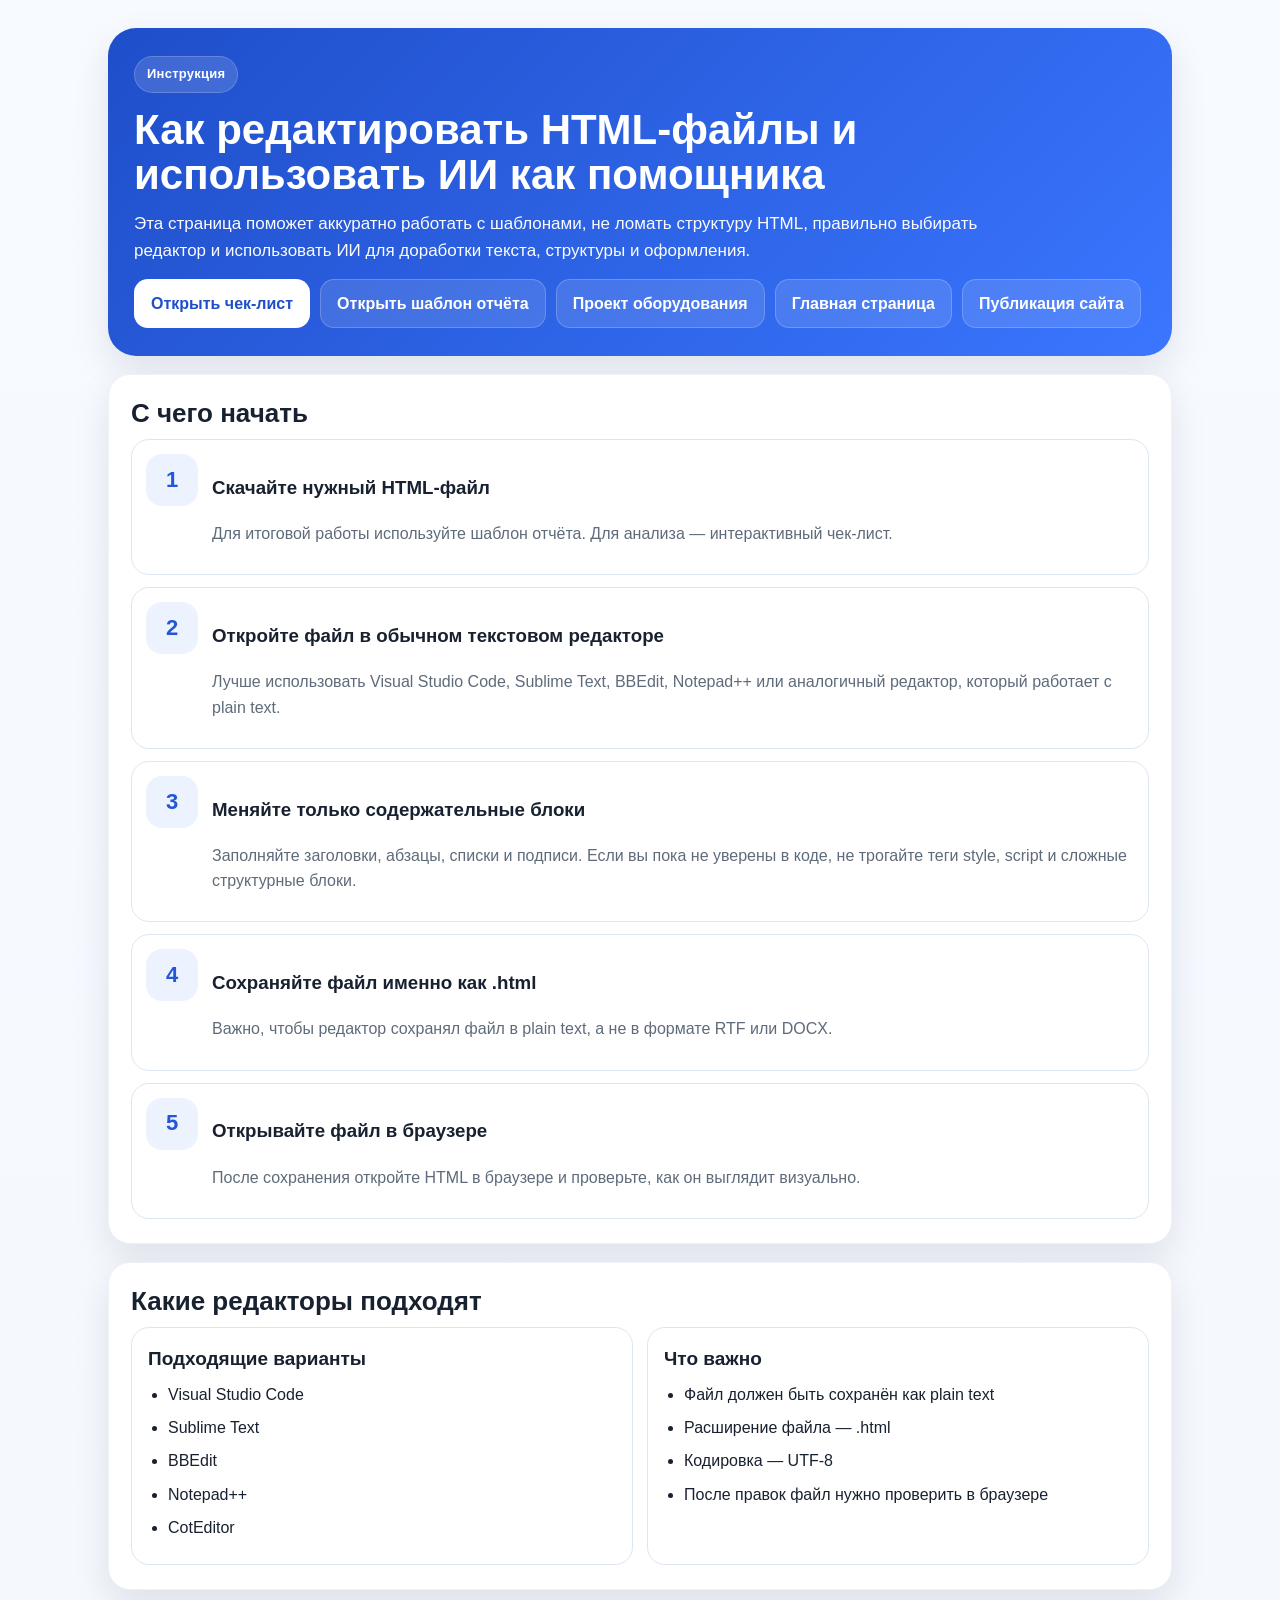
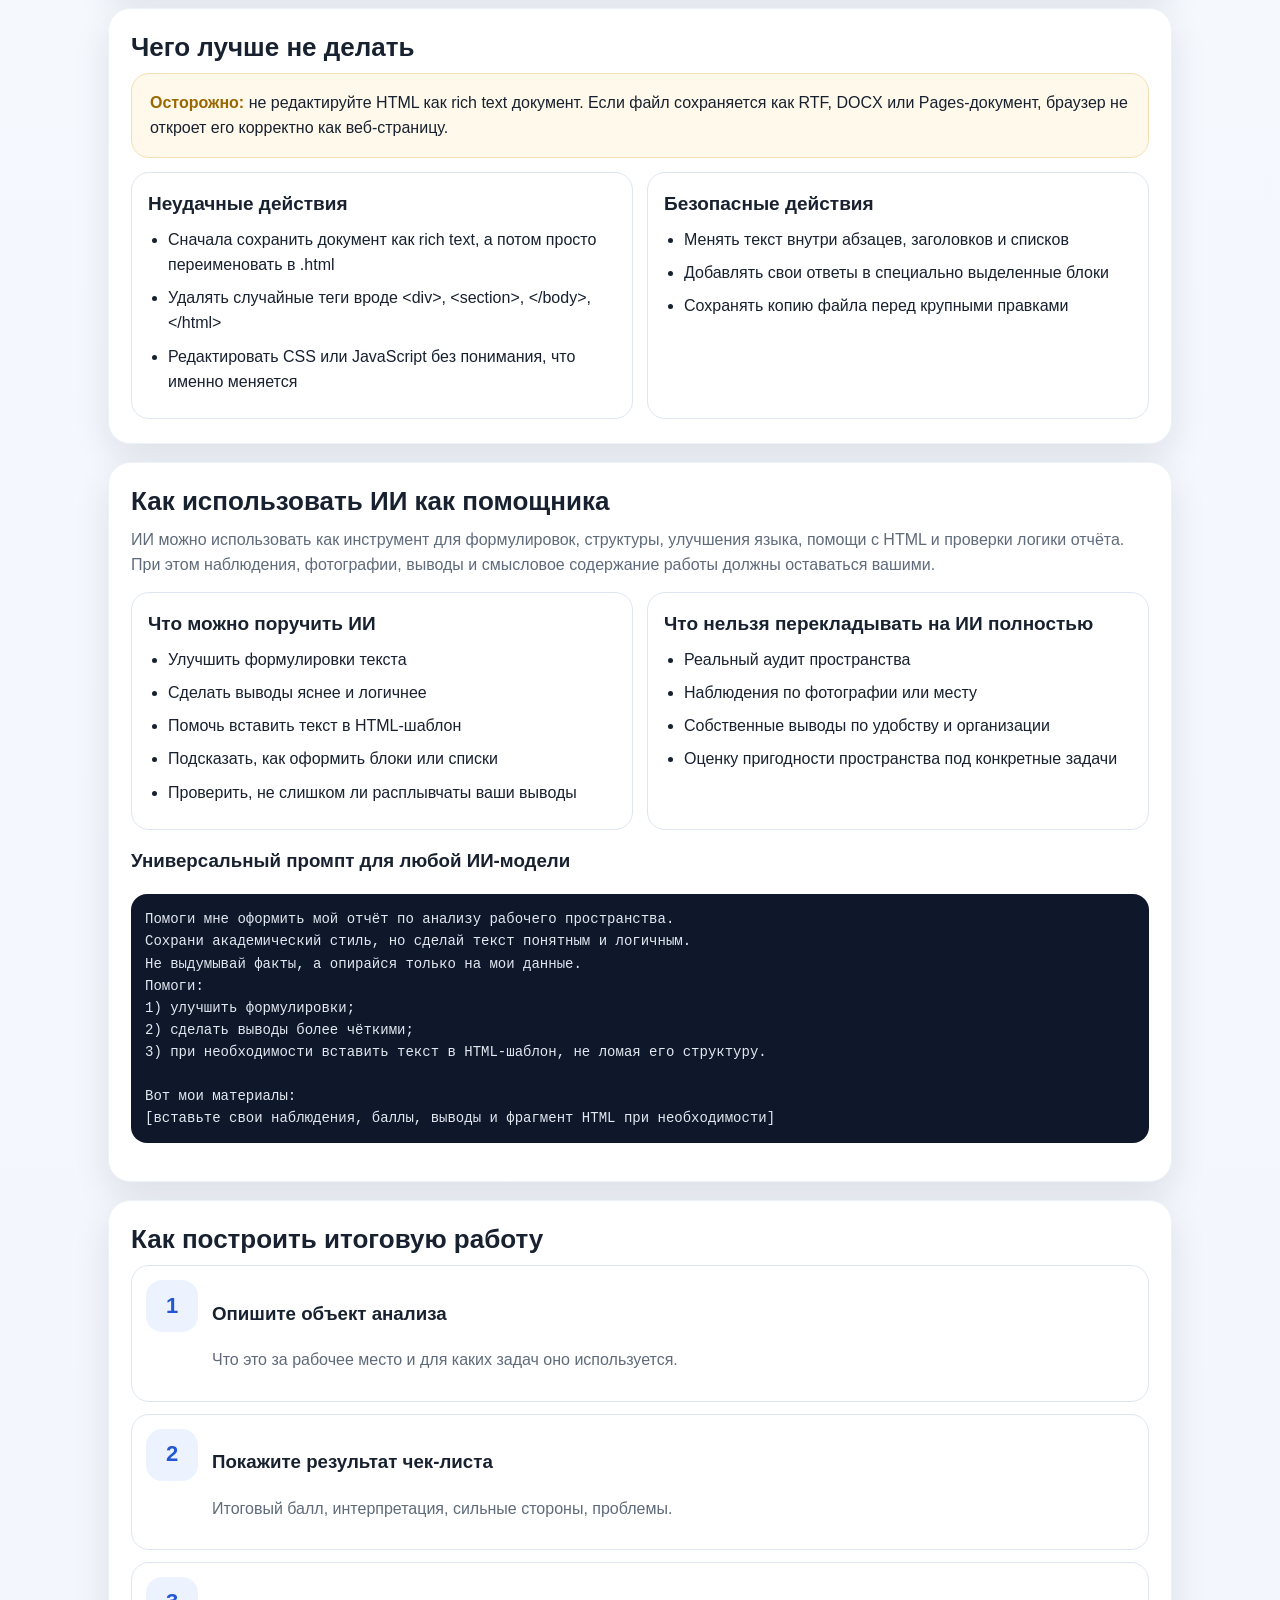
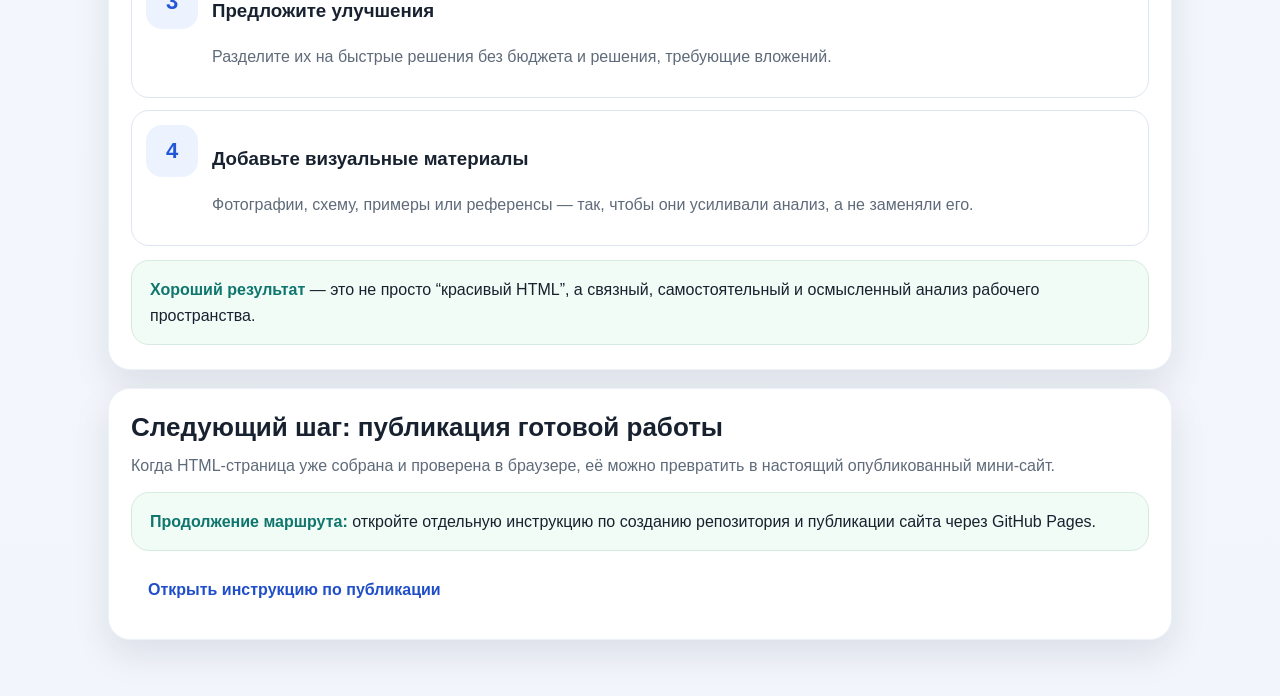
<file: Archieve2/student_html_guide.html>
<!DOCTYPE html>
<html lang="ru">
<head>
  <meta charset="UTF-8" />
  <meta name="viewport" content="width=device-width, initial-scale=1.0" />
  <title>Инструкция по HTML и работе с ИИ</title>
  <style>
    :root{
      --bg:#f4f7fc; --card:#ffffff; --text:#18212f; --muted:#5f6b7a; --line:#dde6f0;
      --primary:#2457d6; --primary2:#4f86ff; --soft:#ecf3ff; --green:#0f766e; --warn:#9a6700;
      --shadow:0 14px 36px rgba(24,33,47,.10); --radius:22px;
    }
    *{box-sizing:border-box}
    body{margin:0;font-family:Inter,"Segoe UI",Roboto,Arial,sans-serif;color:var(--text);background:linear-gradient(180deg,#f7faff 0%, #f2f5fb 100%);line-height:1.58;}
    .wrap{max-width:1100px;margin:0 auto;padding:28px 18px 56px;}
    .hero{background:linear-gradient(135deg,#1f4ec9 0%, #3a76ff 100%);color:#fff;border-radius:28px;padding:28px 26px;box-shadow:var(--shadow);}
    .eyebrow{display:inline-block;padding:7px 12px;border-radius:999px;background:rgba(255,255,255,.14);border:1px solid rgba(255,255,255,.18);font-size:13px;font-weight:700;letter-spacing:.02em;margin-bottom:14px;}
    h1{margin:0;font-size:clamp(28px,4vw,42px);line-height:1.08;}
    .hero p{margin:14px 0 0;max-width:860px;font-size:17px;opacity:.98;}
    .nav{display:flex;gap:10px;flex-wrap:wrap;margin-top:14px;}
    .btn{text-decoration:none;display:inline-flex;align-items:center;justify-content:center;padding:11px 16px;border-radius:14px;font-weight:700;transition:.2s ease;border:1px solid transparent;}
    .btn.primary{background:#fff;color:#1f4ec9;}
    .btn.secondary{background:rgba(255,255,255,.12);color:#fff;border-color:rgba(255,255,255,.20);}
    .section{margin-top:18px;background:var(--card);border-radius:var(--radius);box-shadow:var(--shadow);border:1px solid #edf2f8;padding:24px 22px;}
    .section h2{margin:0 0 10px;font-size:26px;line-height:1.15;}
    .lead{margin:0 0 14px;color:var(--muted);font-size:16px;}
    .grid{display:grid;grid-template-columns:1fr 1fr;gap:14px;}
    .card{border:1px solid var(--line);border-radius:18px;padding:16px;background:#fff;}
    .card h3{margin:0 0 8px;font-size:19px;}
    .card p{margin:0;color:var(--muted);}
    .steps{display:grid;gap:12px;}
    .step{display:grid;grid-template-columns:52px 1fr;gap:14px;align-items:flex-start;border:1px solid var(--line);border-radius:18px;padding:14px;}
    .num{width:52px;height:52px;border-radius:16px;background:var(--soft);color:var(--primary);display:flex;align-items:center;justify-content:center;font-size:22px;font-weight:800;}
    .note{border-radius:18px;padding:16px 18px;border:1px solid #d6ebdf;background:#f1fcf6;}
    .note strong{color:var(--green);}
    .warn{border-radius:18px;padding:16px 18px;border:1px solid #f3dfb3;background:#fff9eb;}
    .warn strong{color:var(--warn);}
    pre{white-space:pre-wrap;background:#0f172a;color:#e2e8f0;padding:14px;border-radius:16px;overflow:auto;font-size:14px;}
    ul{margin:0;padding-left:20px;}
    li{margin:8px 0;}
    @media (max-width:900px){.grid{grid-template-columns:1fr;}}
  </style>
</head>
<body>
  <div class="wrap">
    <section class="hero">
      <div class="eyebrow">Инструкция</div>
      <h1>Как редактировать HTML-файлы и использовать ИИ как помощника</h1>
      <p>Эта страница поможет аккуратно работать с шаблонами, не ломать структуру HTML, правильно выбирать редактор и использовать ИИ для доработки текста, структуры и оформления.</p>
      <div class="nav">
        <a class="btn primary" href="student_checklist_interactive.html">Открыть чек-лист</a>
        <a class="btn secondary" href="student_report_template.html">Открыть шаблон отчёта</a>
        <a class="btn secondary" href="student_infrastructure_project.html">Проект оборудования</a>
        <a class="btn secondary" href="index.html">Главная страница</a>
        <a class="btn secondary" href="student_publish_site_guide.html">Публикация сайта</a>
      </div>
    </section>

    <section class="section">
      <h2>С чего начать</h2>
      <div class="steps">
        <div class="step"><div class="num">1</div><div><h3>Скачайте нужный HTML-файл</h3><p class="lead">Для итоговой работы используйте шаблон отчёта. Для анализа — интерактивный чек-лист.</p></div></div>
        <div class="step"><div class="num">2</div><div><h3>Откройте файл в обычном текстовом редакторе</h3><p class="lead">Лучше использовать Visual Studio Code, Sublime Text, BBEdit, Notepad++ или аналогичный редактор, который работает с plain text.</p></div></div>
        <div class="step"><div class="num">3</div><div><h3>Меняйте только содержательные блоки</h3><p class="lead">Заполняйте заголовки, абзацы, списки и подписи. Если вы пока не уверены в коде, не трогайте теги style, script и сложные структурные блоки.</p></div></div>
        <div class="step"><div class="num">4</div><div><h3>Сохраняйте файл именно как .html</h3><p class="lead">Важно, чтобы редактор сохранял файл в plain text, а не в формате RTF или DOCX.</p></div></div>
        <div class="step"><div class="num">5</div><div><h3>Открывайте файл в браузере</h3><p class="lead">После сохранения откройте HTML в браузере и проверьте, как он выглядит визуально.</p></div></div>
      </div>
    </section>

    <section class="section">
      <h2>Какие редакторы подходят</h2>
      <div class="grid">
        <div class="card">
          <h3>Подходящие варианты</h3>
          <ul>
            <li>Visual Studio Code</li>
            <li>Sublime Text</li>
            <li>BBEdit</li>
            <li>Notepad++</li>
            <li>CotEditor</li>
          </ul>
        </div>
        <div class="card">
          <h3>Что важно</h3>
          <ul>
            <li>Файл должен быть сохранён как plain text</li>
            <li>Расширение файла — .html</li>
            <li>Кодировка — UTF-8</li>
            <li>После правок файл нужно проверить в браузере</li>
          </ul>
        </div>
      </div>
    </section>

    <section class="section">
      <h2>Чего лучше не делать</h2>
      <div class="warn">
        <strong>Осторожно:</strong> не редактируйте HTML как rich text документ. Если файл сохраняется как RTF, DOCX или Pages-документ, браузер не откроет его корректно как веб-страницу.
      </div>
      <div class="grid" style="margin-top:14px;">
        <div class="card">
          <h3>Неудачные действия</h3>
          <ul>
            <li>Сначала сохранить документ как rich text, а потом просто переименовать в .html</li>
            <li>Удалять случайные теги вроде &lt;div&gt;, &lt;section&gt;, &lt;/body&gt;, &lt;/html&gt;</li>
            <li>Редактировать CSS или JavaScript без понимания, что именно меняется</li>
          </ul>
        </div>
        <div class="card">
          <h3>Безопасные действия</h3>
          <ul>
            <li>Менять текст внутри абзацев, заголовков и списков</li>
            <li>Добавлять свои ответы в специально выделенные блоки</li>
            <li>Сохранять копию файла перед крупными правками</li>
          </ul>
        </div>
      </div>
    </section>

    <section class="section">
      <h2>Как использовать ИИ как помощника</h2>
      <p class="lead">ИИ можно использовать как инструмент для формулировок, структуры, улучшения языка, помощи с HTML и проверки логики отчёта. При этом наблюдения, фотографии, выводы и смысловое содержание работы должны оставаться вашими.</p>
      <div class="grid">
        <div class="card">
          <h3>Что можно поручить ИИ</h3>
          <ul>
            <li>Улучшить формулировки текста</li>
            <li>Сделать выводы яснее и логичнее</li>
            <li>Помочь вставить текст в HTML-шаблон</li>
            <li>Подсказать, как оформить блоки или списки</li>
            <li>Проверить, не слишком ли расплывчаты ваши выводы</li>
          </ul>
        </div>
        <div class="card">
          <h3>Что нельзя перекладывать на ИИ полностью</h3>
          <ul>
            <li>Реальный аудит пространства</li>
            <li>Наблюдения по фотографии или месту</li>
            <li>Собственные выводы по удобству и организации</li>
            <li>Оценку пригодности пространства под конкретные задачи</li>
          </ul>
        </div>
      </div>
      <h3 style="margin-top:16px;">Универсальный промпт для любой ИИ-модели</h3>
      <pre>Помоги мне оформить мой отчёт по анализу рабочего пространства.
Сохрани академический стиль, но сделай текст понятным и логичным.
Не выдумывай факты, а опирайся только на мои данные.
Помоги:
1) улучшить формулировки;
2) сделать выводы более чёткими;
3) при необходимости вставить текст в HTML-шаблон, не ломая его структуру.

Вот мои материалы:
[вставьте свои наблюдения, баллы, выводы и фрагмент HTML при необходимости]</pre>
    </section>

    <section class="section">
      <h2>Как построить итоговую работу</h2>
      <div class="steps">
        <div class="step"><div class="num">1</div><div><h3>Опишите объект анализа</h3><p class="lead">Что это за рабочее место и для каких задач оно используется.</p></div></div>
        <div class="step"><div class="num">2</div><div><h3>Покажите результат чек-листа</h3><p class="lead">Итоговый балл, интерпретация, сильные стороны, проблемы.</p></div></div>
        <div class="step"><div class="num">3</div><div><h3>Предложите улучшения</h3><p class="lead">Разделите их на быстрые решения без бюджета и решения, требующие вложений.</p></div></div>
        <div class="step"><div class="num">4</div><div><h3>Добавьте визуальные материалы</h3><p class="lead">Фотографии, схему, примеры или референсы — так, чтобы они усиливали анализ, а не заменяли его.</p></div></div>
      </div>
      <div class="note" style="margin-top:14px;"><strong>Хороший результат</strong> — это не просто “красивый HTML”, а связный, самостоятельный и осмысленный анализ рабочего пространства.</div>
    </section>
  
    <section class="section">
      <h2>Следующий шаг: публикация готовой работы</h2>
      <p class="lead">Когда HTML-страница уже собрана и проверена в браузере, её можно превратить в настоящий опубликованный мини-сайт.</p>
      <div class="note"><strong>Продолжение маршрута:</strong> откройте отдельную инструкцию по созданию репозитория и публикации сайта через GitHub Pages.</div>
      <div class="nav" style="margin-top:14px;">
        <a class="btn primary" href="student_publish_site_guide.html">Открыть инструкцию по публикации</a>
      </div>
    </section>

  </div>
</body>
</html>
</file>
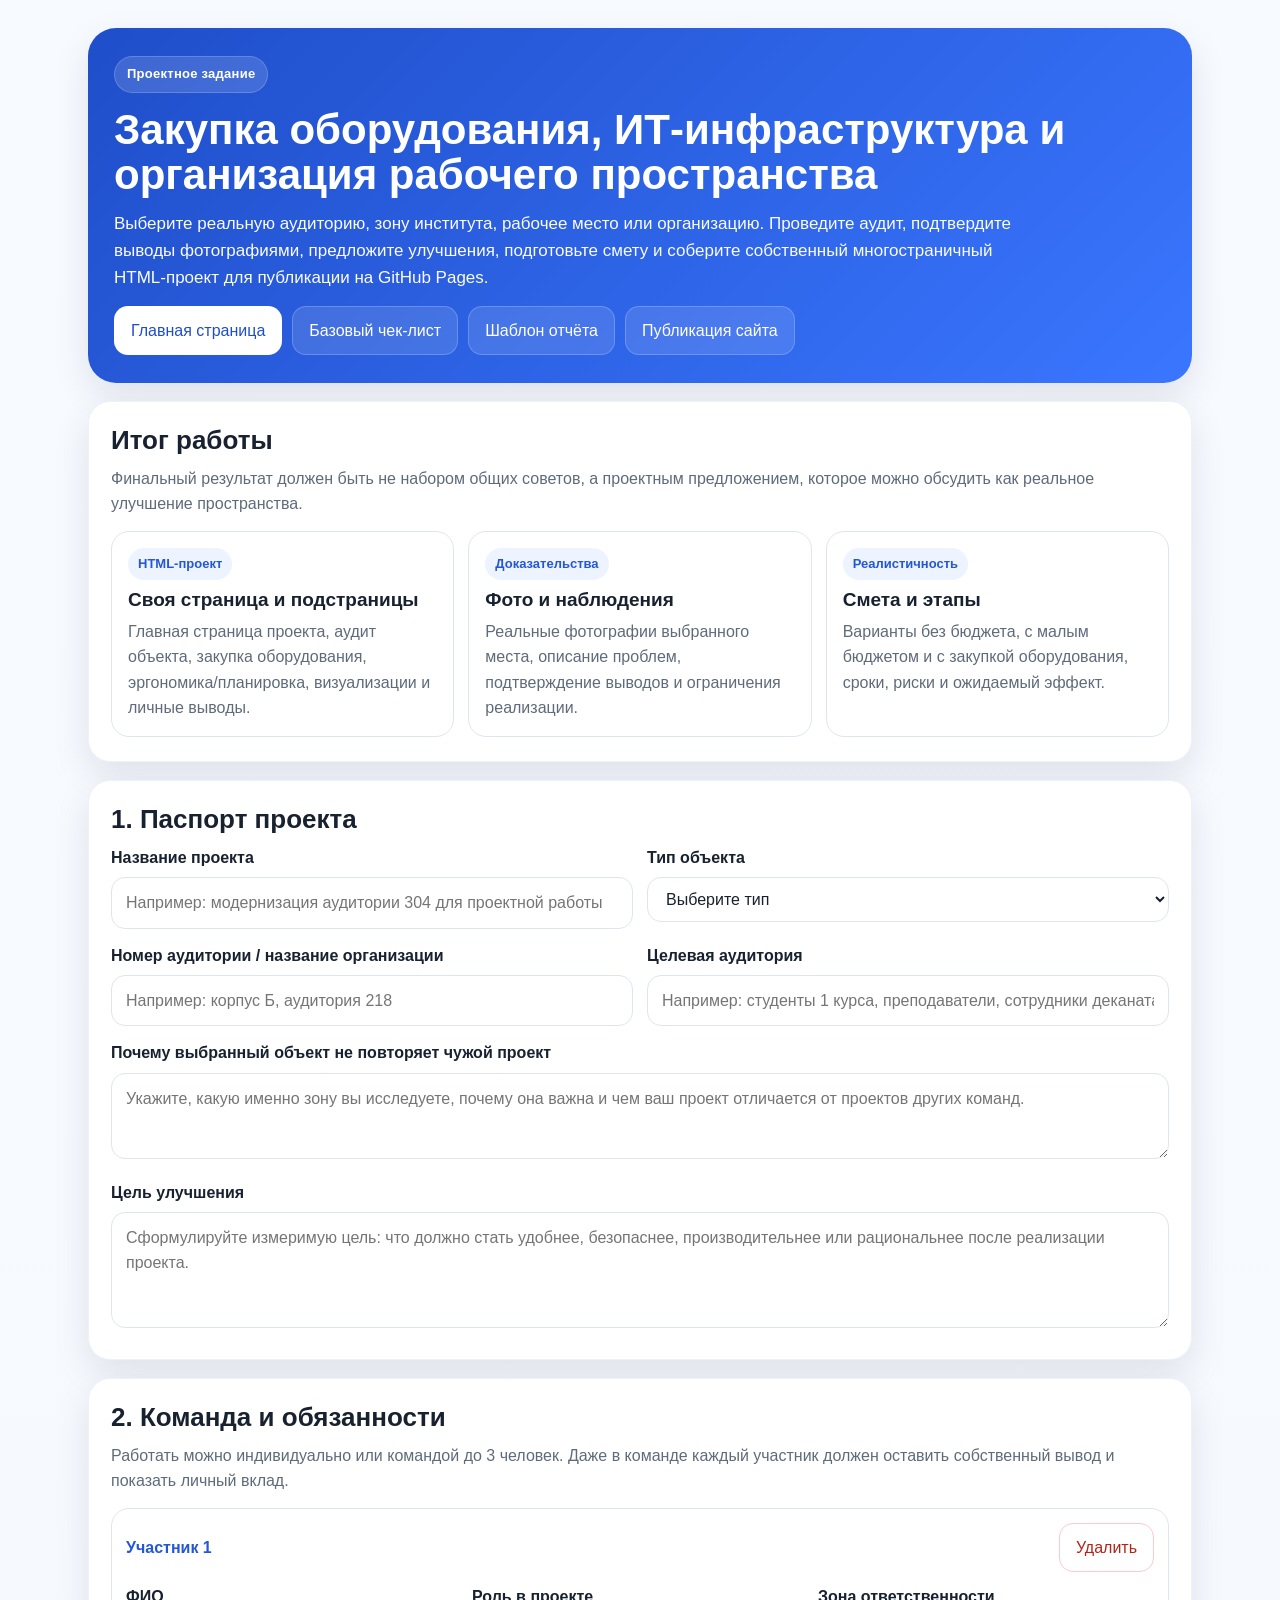
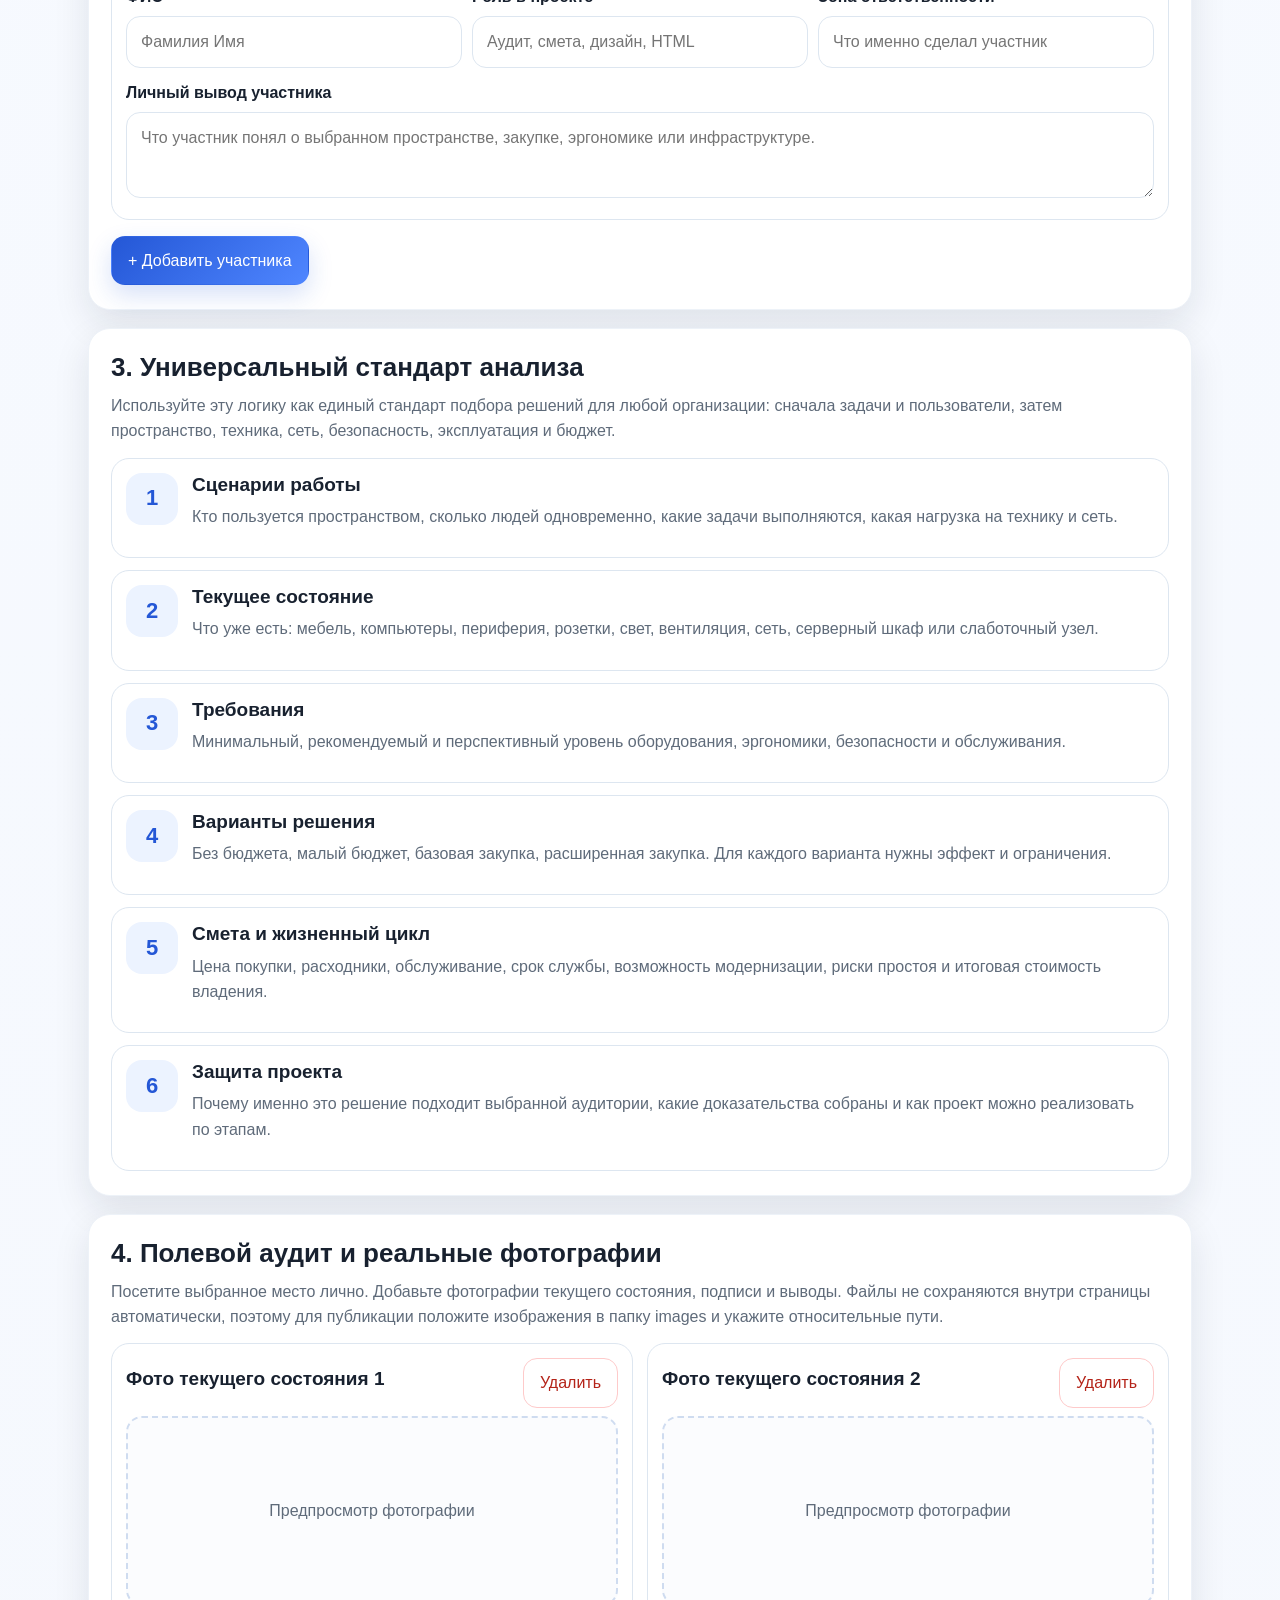
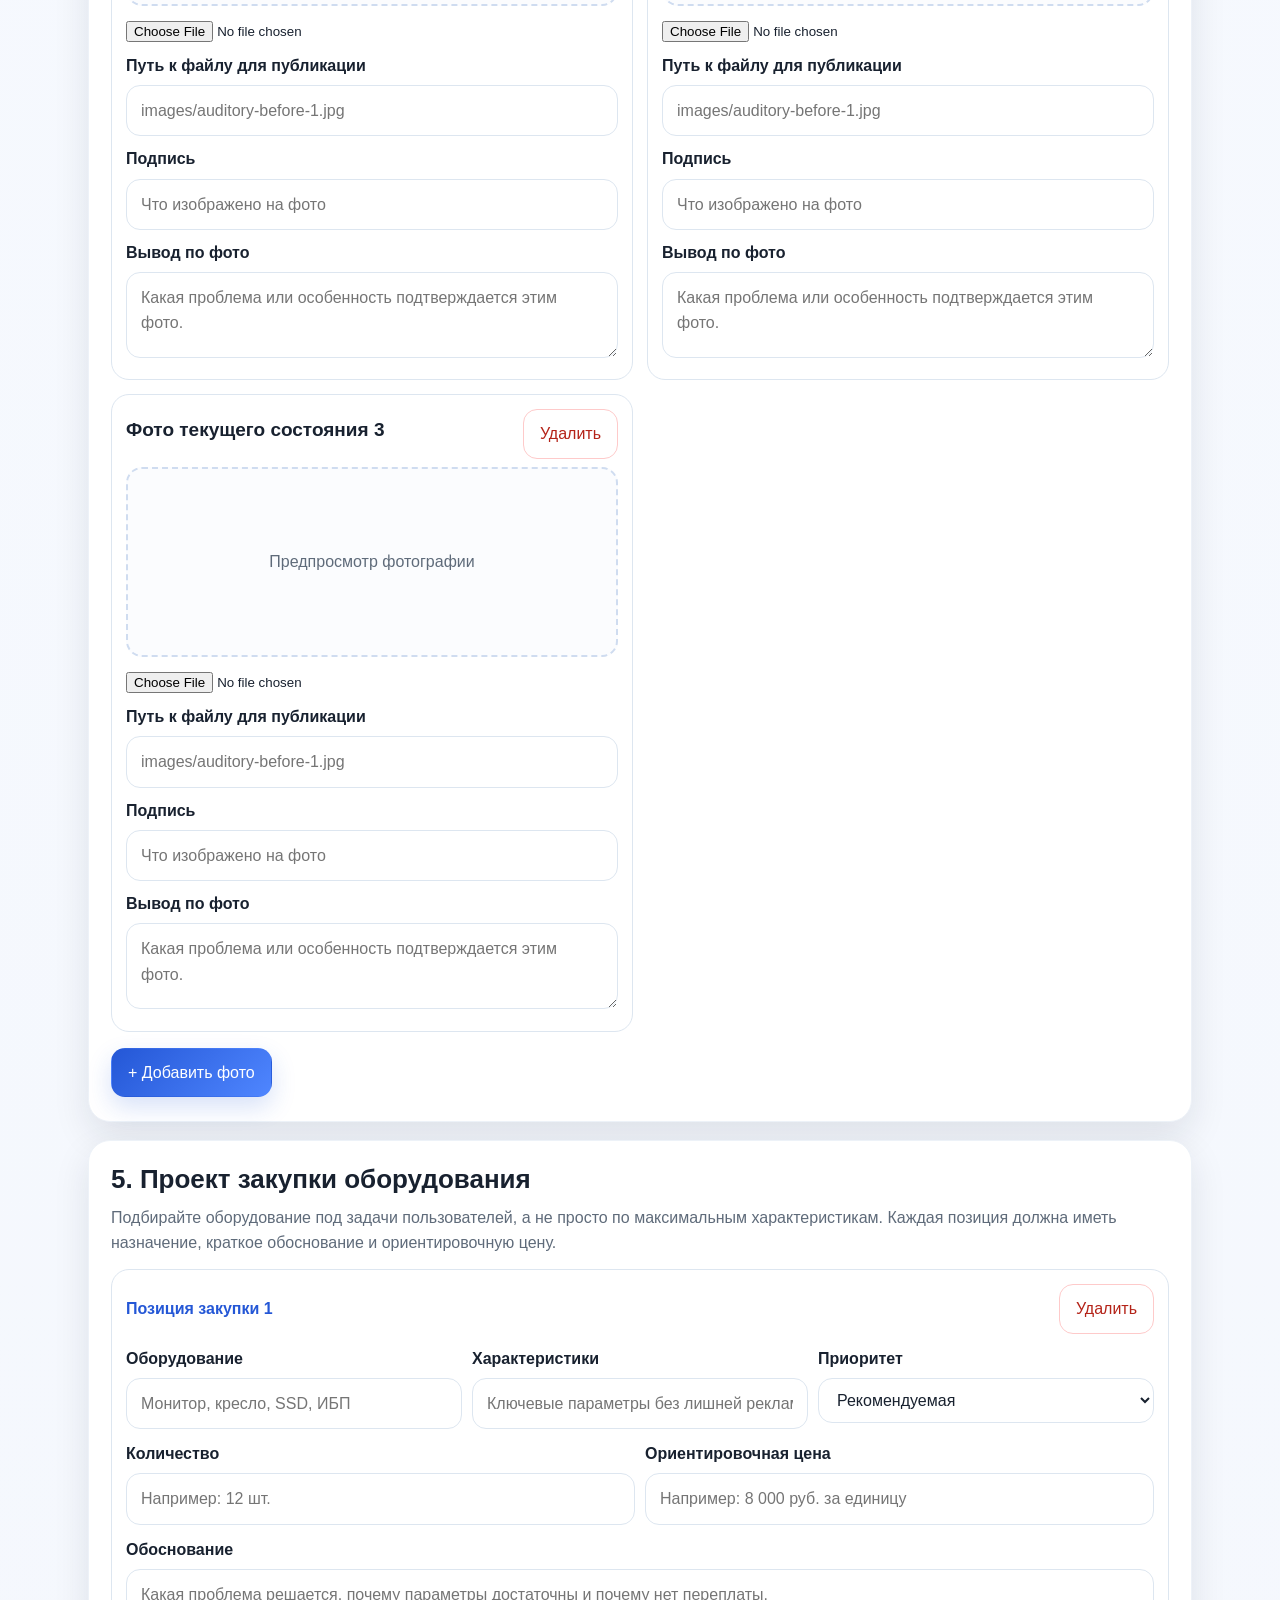
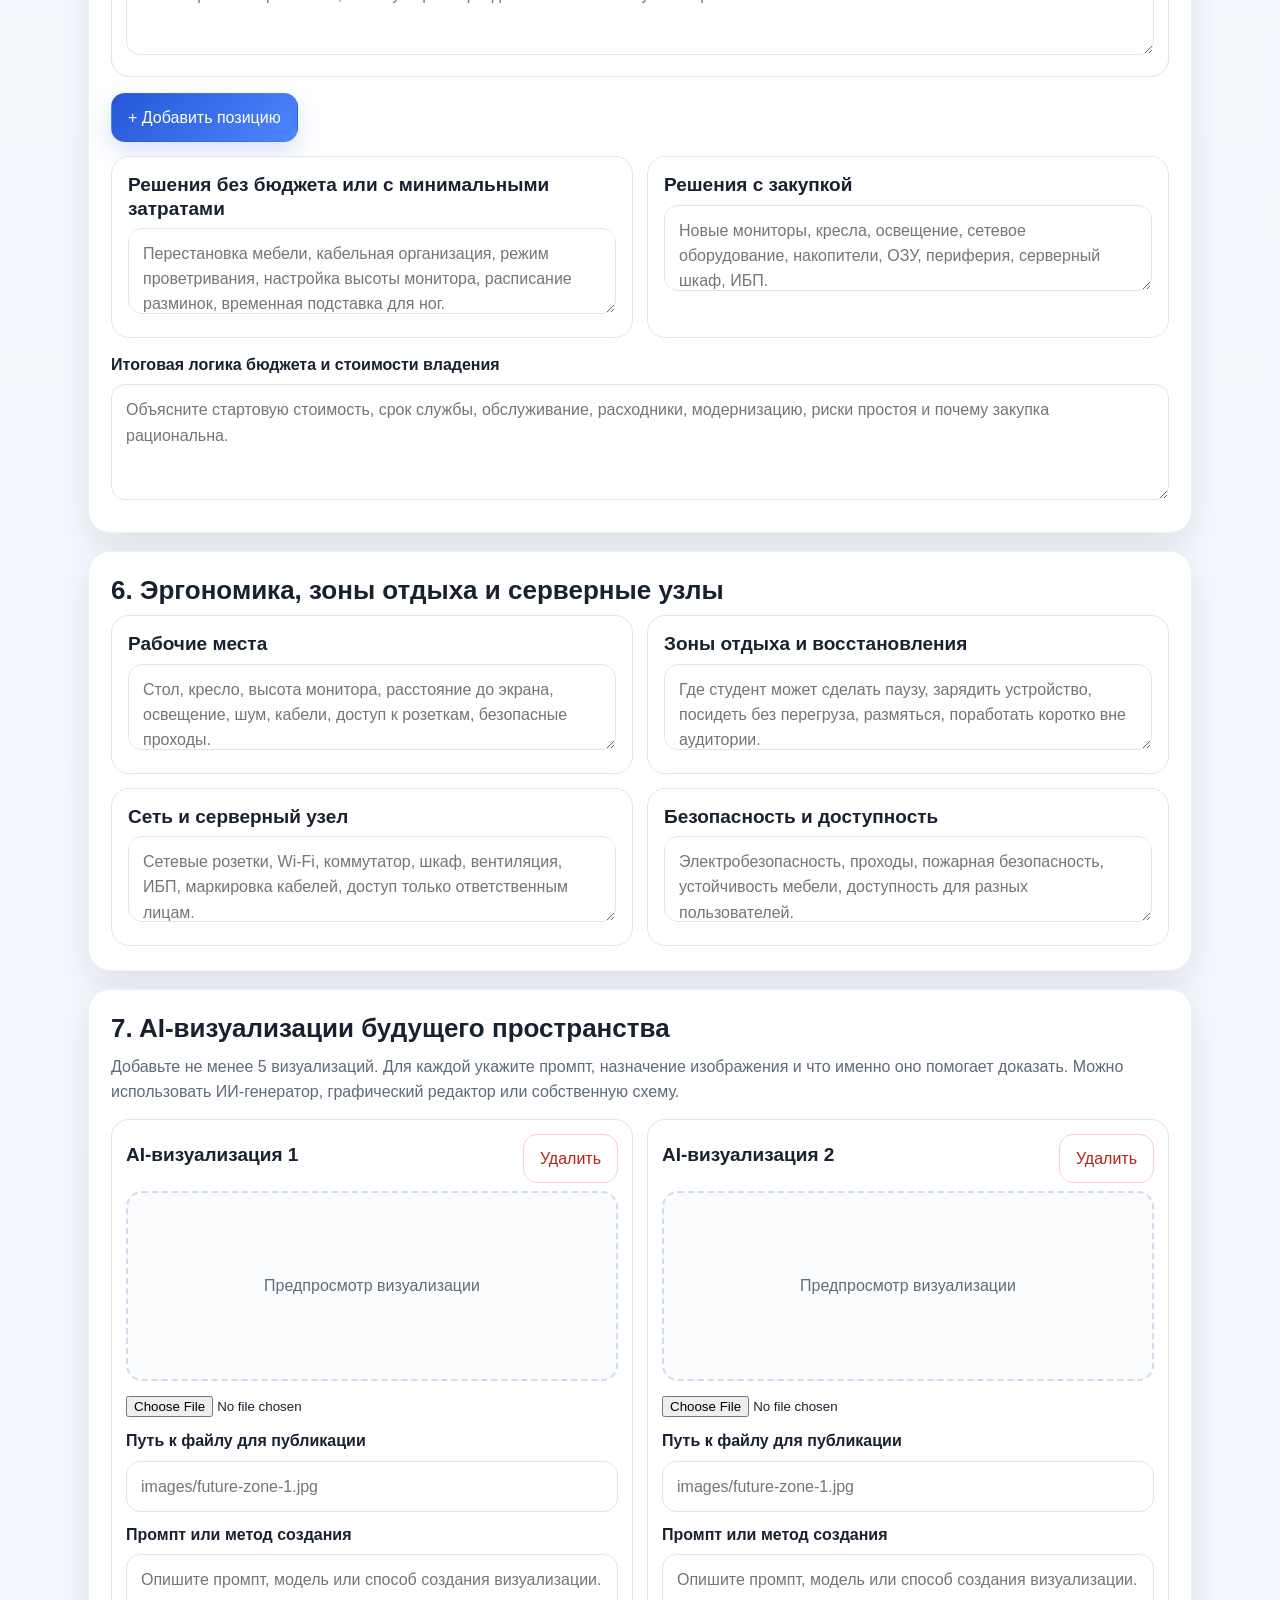
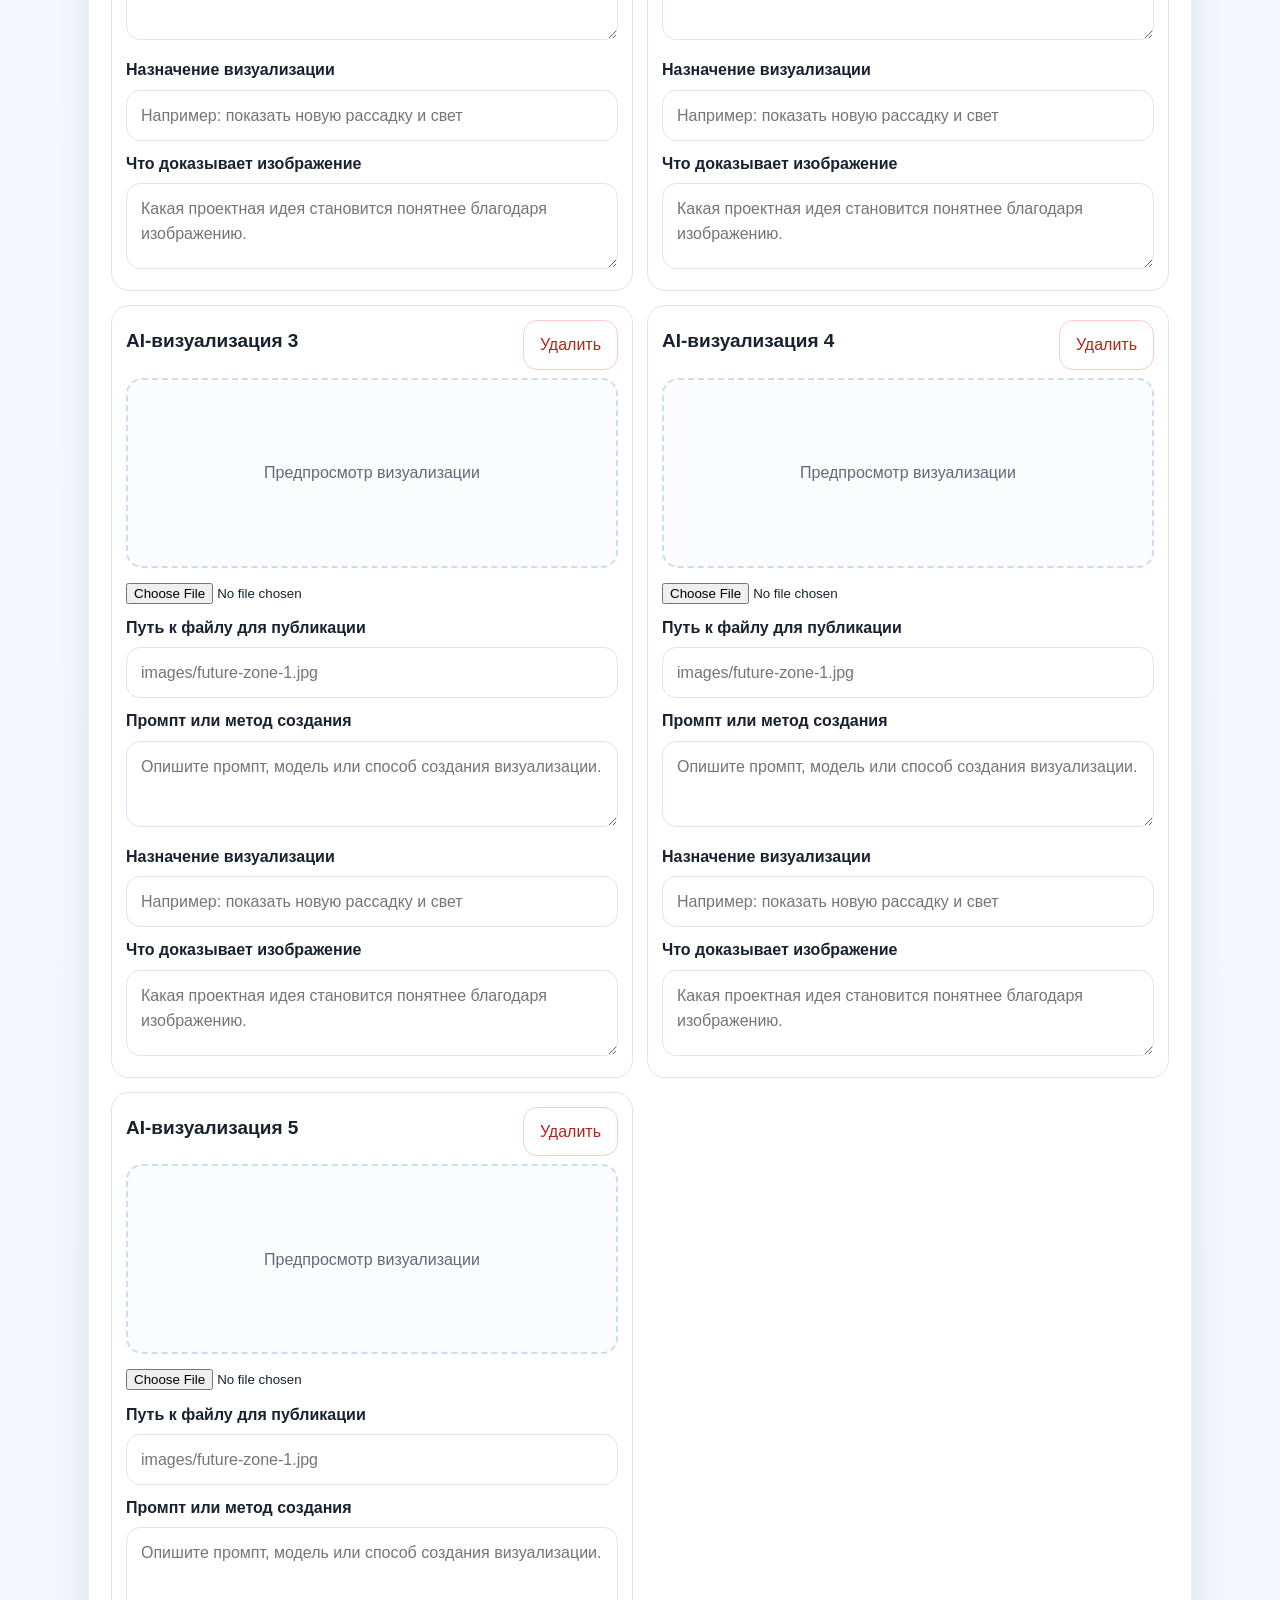
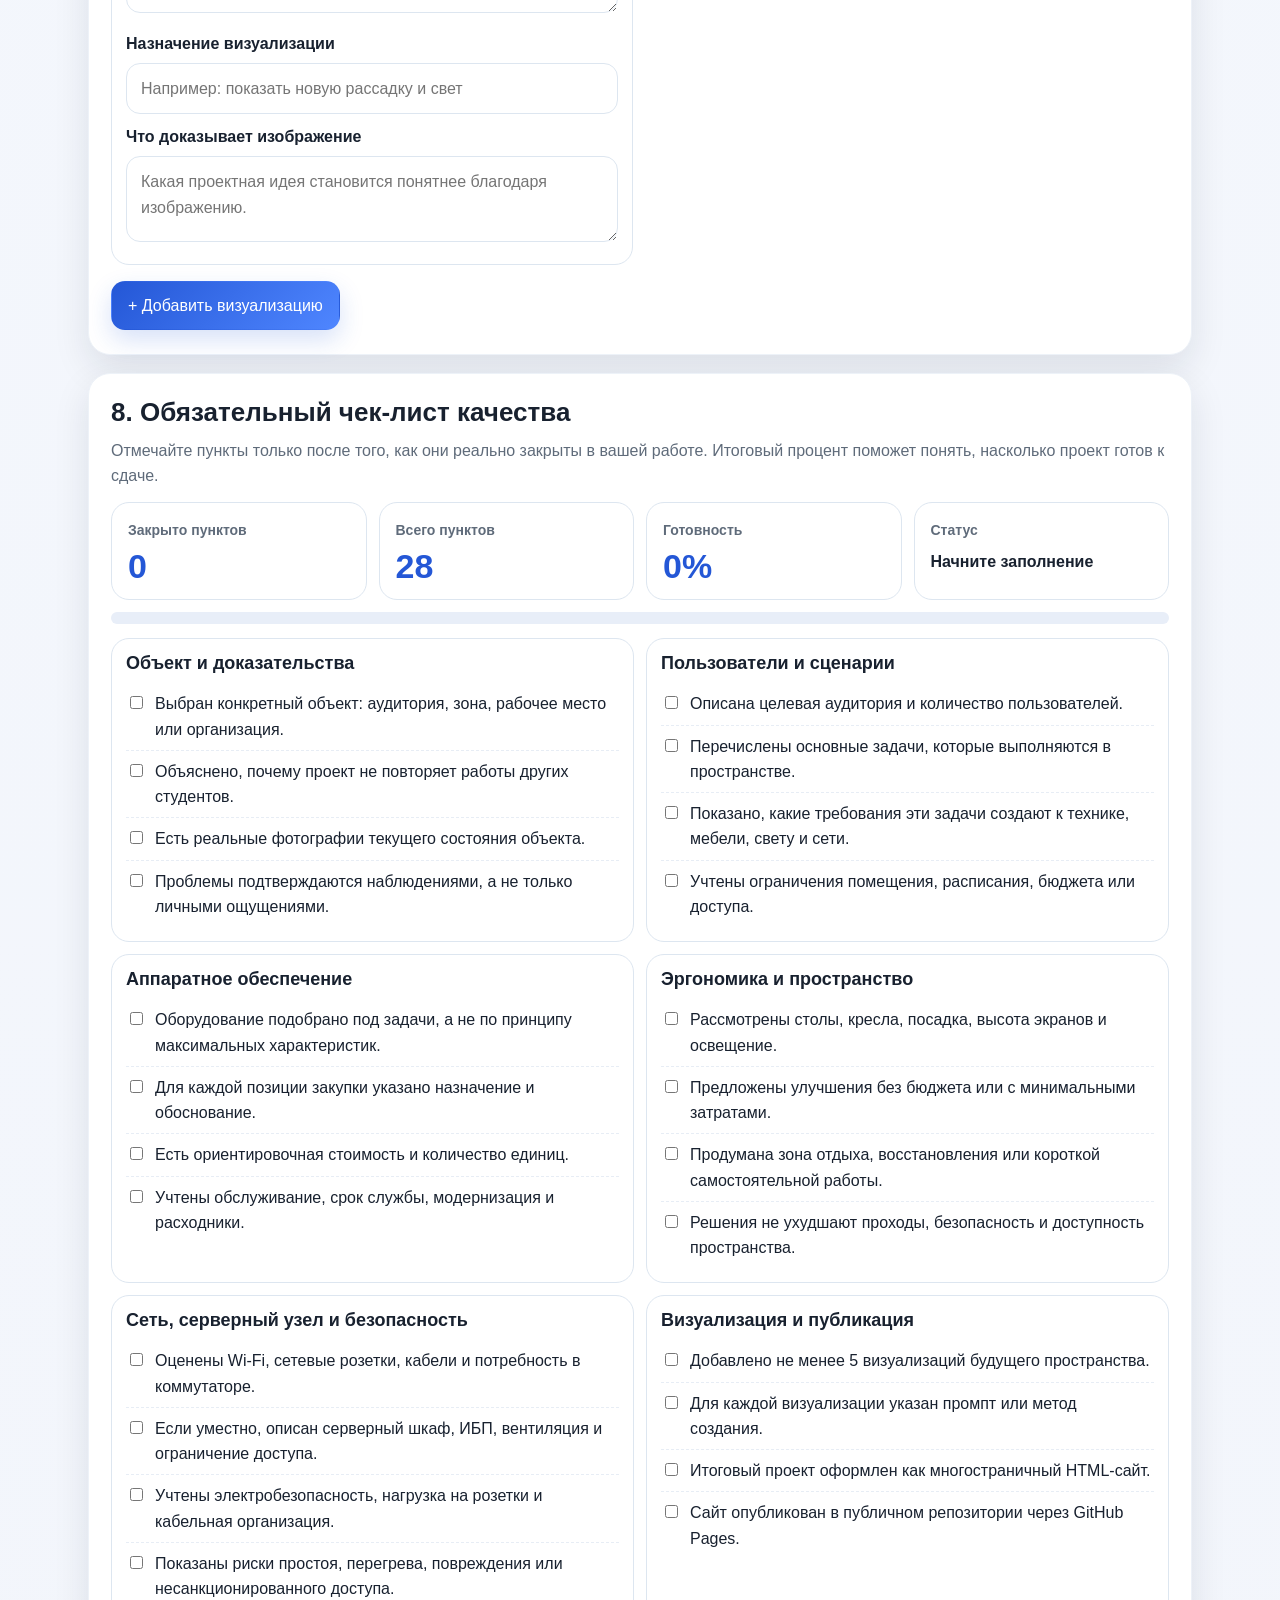
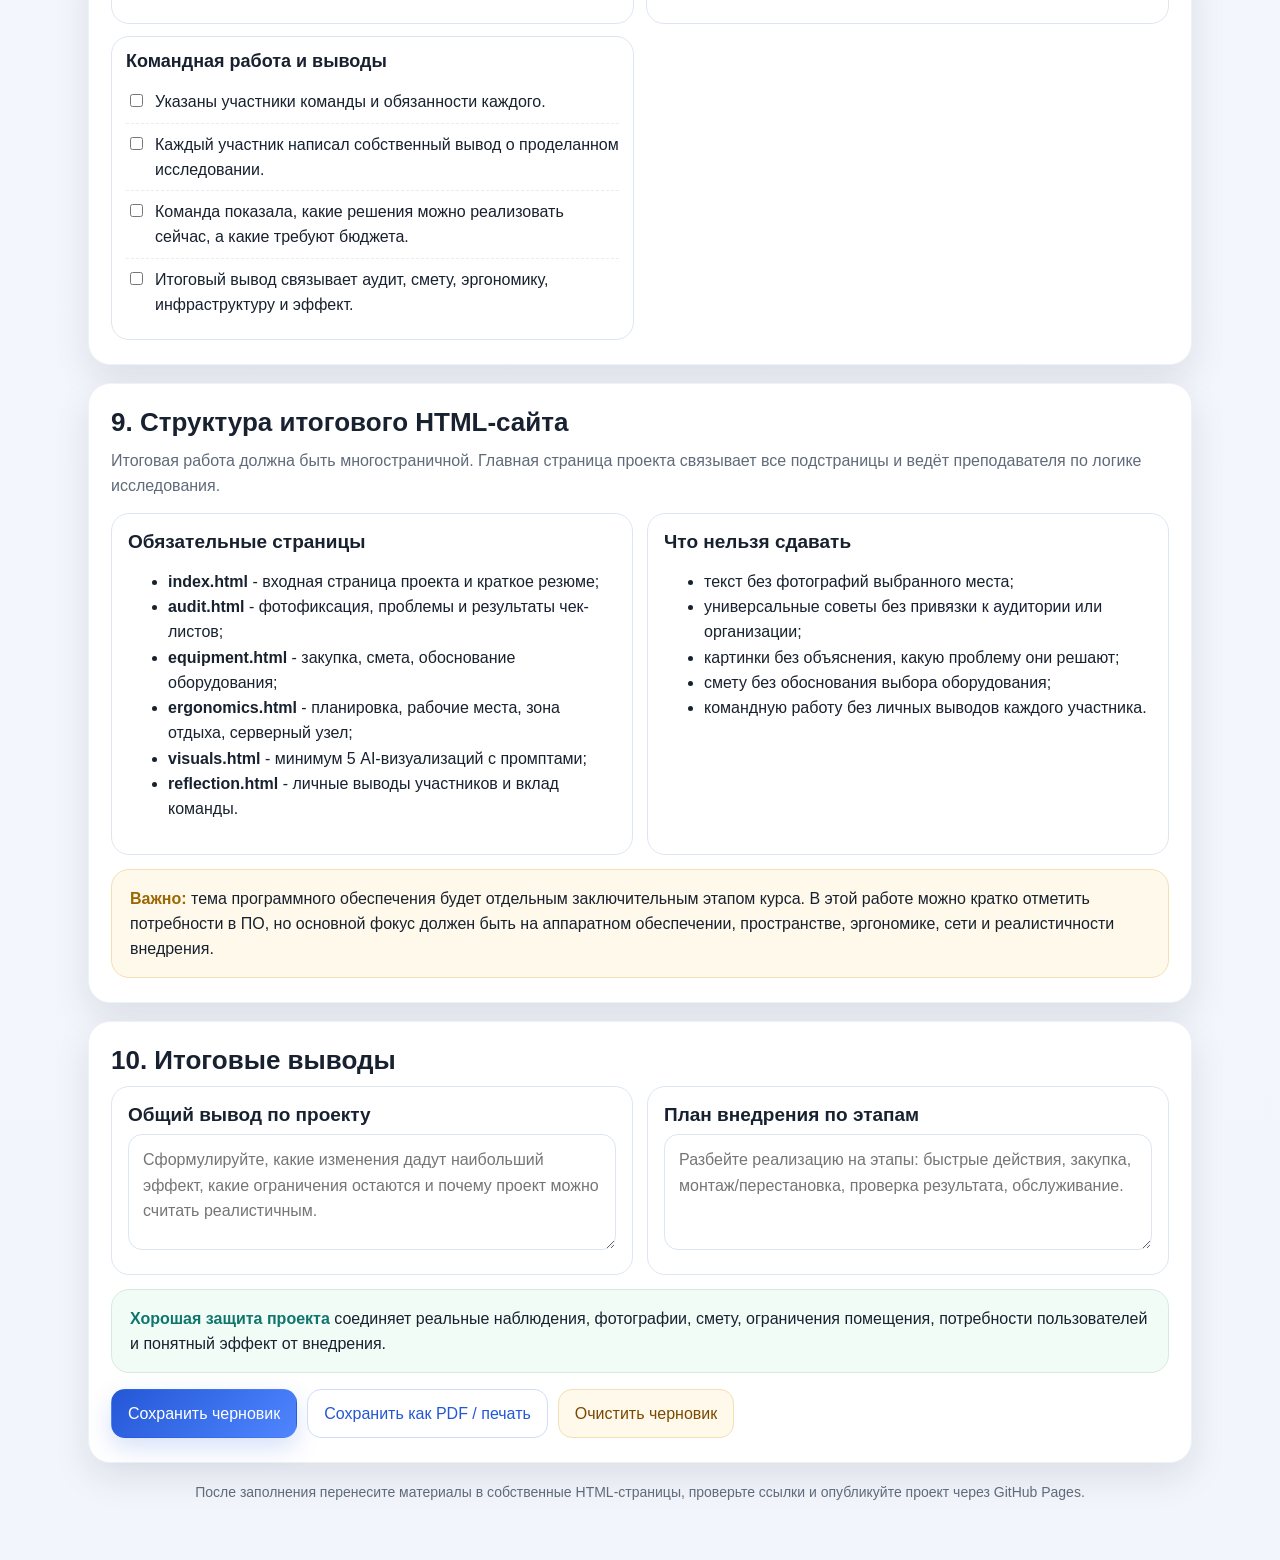
<file: Archieve2/student_infrastructure_project.html>
<!DOCTYPE html>
<html lang="ru">
<head>
  <meta charset="UTF-8" />
  <meta name="viewport" content="width=device-width, initial-scale=1.0" />
  <title>Проект ИТ-инфраструктуры и рабочего пространства</title>
  <style>
    :root{
      --bg:#f4f7fc; --card:#ffffff; --text:#18212f; --muted:#5f6b7a; --line:#dde6f0;
      --primary:#2457d6; --primary2:#4f86ff; --soft:#ecf3ff; --green:#0f766e; --warn:#9a6700;
      --bad:#b42318; --ink:#0f172a; --shadow:0 14px 36px rgba(24,33,47,.10); --radius:22px;
    }
    *{box-sizing:border-box}
    body{
      margin:0; font-family:Inter,"Segoe UI",Roboto,Arial,sans-serif; color:var(--text);
      background:linear-gradient(180deg,#f7faff 0%, #f2f5fb 100%); line-height:1.58;
    }
    .wrap{max-width:1140px; margin:0 auto; padding:28px 18px 56px;}
    .hero{
      background:linear-gradient(135deg,#1f4ec9 0%, #3a76ff 100%);
      color:#fff; border-radius:28px; padding:28px 26px; box-shadow:var(--shadow);
    }
    .eyebrow{
      display:inline-block; padding:7px 12px; border-radius:999px;
      background:rgba(255,255,255,.14); border:1px solid rgba(255,255,255,.18);
      font-size:13px; font-weight:700; letter-spacing:.02em; margin-bottom:14px;
    }
    h1{margin:0; font-size:clamp(28px,4vw,42px); line-height:1.08;}
    h2{margin:0 0 10px; font-size:26px; line-height:1.15;}
    h3{margin:0 0 8px; font-size:19px; line-height:1.22;}
    .hero p{margin:14px 0 0; max-width:900px; font-size:17px; opacity:.98;}
    .nav{display:flex; gap:10px; flex-wrap:wrap; margin-top:14px;}
    .btn{
      text-decoration:none; display:inline-flex; align-items:center; justify-content:center;
      padding:11px 16px; border-radius:14px; font-weight:700; transition:.2s ease;
      border:1px solid transparent; cursor:pointer; font:inherit;
    }
    .btn.primary{background:#fff; color:#1f4ec9;}
    .btn.secondary{background:rgba(255,255,255,.12); color:#fff; border-color:rgba(255,255,255,.20);}
    .btn.action{background:linear-gradient(135deg,#2457d6 0%, #4f86ff 100%); color:#fff; box-shadow:0 10px 24px rgba(36,87,214,.18);}
    .btn.light{background:#fff; color:var(--primary); border-color:#cfddfb;}
    .btn.warn{background:#fff9eb; color:#7a4a00; border-color:#f3dfb3;}
    .btn.danger{background:#fff; color:var(--bad); border-color:#fecaca;}
    .btn:hover{transform:translateY(-1px);}
    .section{
      margin-top:18px; background:var(--card); border-radius:var(--radius);
      box-shadow:var(--shadow); border:1px solid #edf2f8; padding:24px 22px;
    }
    .lead{margin:0 0 14px; color:var(--muted); font-size:16px;}
    .grid{display:grid; grid-template-columns:1fr 1fr; gap:14px;}
    .grid.three{grid-template-columns:repeat(3,1fr);}
    .card{border:1px solid var(--line); border-radius:18px; padding:16px; background:#fff;}
    .card p{margin:0; color:var(--muted);}
    .note{border-radius:18px; padding:16px 18px; border:1px solid #d6ebdf; background:#f1fcf6;}
    .note strong{color:var(--green);}
    .warn-box{border-radius:18px; padding:16px 18px; border:1px solid #f3dfb3; background:#fff9eb;}
    .warn-box strong{color:var(--warn);}
    .field, textarea, select{
      width:100%; border:1px solid var(--line); border-radius:14px; padding:12px 14px;
      font:inherit; color:var(--text); background:#fff;
    }
    textarea{min-height:116px; resize:vertical;}
    .small{min-height:86px;}
    label.caption{display:block; font-weight:700; margin:0 0 7px;}
    .form-grid{display:grid; grid-template-columns:1fr 1fr; gap:14px;}
    .form-grid .wide{grid-column:1 / -1;}
    .row-list{display:grid; gap:12px;}
    .dynamic-row{
      border:1px solid var(--line); border-radius:18px; padding:14px; background:#fff;
      display:grid; gap:12px;
    }
    .row-head{display:flex; align-items:center; justify-content:space-between; gap:10px;}
    .row-title{font-weight:800; color:var(--primary);}
    .mini-grid{display:grid; grid-template-columns:1fr 1fr 1fr; gap:10px;}
    .two-grid{display:grid; grid-template-columns:1fr 1fr; gap:10px;}
    .media-grid{display:grid; grid-template-columns:repeat(2,1fr); gap:14px;}
    .media-card{border:1px solid var(--line); border-radius:18px; padding:14px; background:#fff;}
    .media-preview{
      min-height:190px; border:2px dashed #cfdcf0; border-radius:16px; background:#fbfcfe;
      display:flex; align-items:center; justify-content:center; text-align:center; color:var(--muted);
      overflow:hidden; padding:12px; margin:8px 0 12px;
    }
    .media-preview img{width:100%; height:100%; max-height:260px; object-fit:cover; border-radius:12px; display:block;}
    .check-grid{display:grid; grid-template-columns:1fr 1fr; gap:12px;}
    .check-card{border:1px solid var(--line); border-radius:18px; padding:14px; background:#fff;}
    .check-card h3{font-size:18px;}
    .check-item{display:flex; gap:9px; align-items:flex-start; padding:8px 0; border-top:1px dashed #e7edf5;}
    .check-item:first-of-type{border-top:0;}
    .check-item input{margin-top:5px;}
    .score-bar{height:12px; border-radius:999px; background:#e8eef8; overflow:hidden;}
    .score-fill{height:100%; width:0%; background:linear-gradient(90deg,#0f766e 0%, #4f86ff 100%); transition:.2s ease;}
    .summary{display:grid; grid-template-columns:repeat(4,1fr); gap:12px; margin-top:14px;}
    .sum-card{background:#fff; border:1px solid var(--line); border-radius:18px; padding:16px;}
    .sum-card strong{display:block; font-size:14px; color:var(--muted);}
    .big{font-size:34px; font-weight:800; color:var(--primary); line-height:1; margin-top:8px;}
    .pill{
      display:inline-block; background:#eef4ff; color:#2457d6; padding:6px 10px;
      border-radius:999px; font-size:13px; font-weight:700; margin:0 8px 8px 0;
    }
    .steps{display:grid; gap:12px;}
    .step{
      display:grid; grid-template-columns:52px 1fr; gap:14px; align-items:flex-start;
      border:1px solid var(--line); border-radius:18px; padding:14px;
    }
    .num{
      width:52px; height:52px; border-radius:16px; background:var(--soft); color:var(--primary);
      display:flex; align-items:center; justify-content:center; font-size:22px; font-weight:800;
    }
    .actions{display:flex; gap:10px; flex-wrap:wrap; margin-top:16px;}
    .footer{margin-top:18px; text-align:center; color:var(--muted); font-size:14px;}
    @media (max-width:960px){
      .grid,.grid.three,.form-grid,.mini-grid,.two-grid,.media-grid,.check-grid,.summary{grid-template-columns:1fr;}
      .form-grid .wide{grid-column:auto;}
    }
    @media print{
      body{background:#fff}
      .hero,.section{box-shadow:none}
      .nav,.actions,.remove-btn,.file-input{display:none !important}
      .section{break-inside:avoid}
    }
  </style>
</head>
<body>
  <div class="wrap">
    <section class="hero">
      <div class="eyebrow">Проектное задание</div>
      <h1>Закупка оборудования, ИТ-инфраструктура и организация рабочего пространства</h1>
      <p>Выберите реальную аудиторию, зону института, рабочее место или организацию. Проведите аудит, подтвердите выводы фотографиями, предложите улучшения, подготовьте смету и соберите собственный многостраничный HTML-проект для публикации на GitHub Pages.</p>
      <div class="nav">
        <a class="btn primary" href="index.html">Главная страница</a>
        <a class="btn secondary" href="student_checklist_interactive.html">Базовый чек-лист</a>
        <a class="btn secondary" href="student_report_template.html">Шаблон отчёта</a>
        <a class="btn secondary" href="student_publish_site_guide.html">Публикация сайта</a>
      </div>
    </section>

    <section class="section">
      <h2>Итог работы</h2>
      <p class="lead">Финальный результат должен быть не набором общих советов, а проектным предложением, которое можно обсудить как реальное улучшение пространства.</p>
      <div class="grid three">
        <div class="card">
          <span class="pill">HTML-проект</span>
          <h3>Своя страница и подстраницы</h3>
          <p>Главная страница проекта, аудит объекта, закупка оборудования, эргономика/планировка, визуализации и личные выводы.</p>
        </div>
        <div class="card">
          <span class="pill">Доказательства</span>
          <h3>Фото и наблюдения</h3>
          <p>Реальные фотографии выбранного места, описание проблем, подтверждение выводов и ограничения реализации.</p>
        </div>
        <div class="card">
          <span class="pill">Реалистичность</span>
          <h3>Смета и этапы</h3>
          <p>Варианты без бюджета, с малым бюджетом и с закупкой оборудования, сроки, риски и ожидаемый эффект.</p>
        </div>
      </div>
    </section>

    <section class="section">
      <h2>1. Паспорт проекта</h2>
      <div class="form-grid">
        <div>
          <label class="caption" for="projectTitle">Название проекта</label>
          <input class="field" id="projectTitle" type="text" placeholder="Например: модернизация аудитории 304 для проектной работы" />
        </div>
        <div>
          <label class="caption" for="objectType">Тип объекта</label>
          <select id="objectType">
            <option value="">Выберите тип</option>
            <option>Учебная аудитория</option>
            <option>Компьютерный класс</option>
            <option>Рабочее место преподавателя</option>
            <option>Зона отдыха студентов</option>
            <option>Серверный узел / сетевая зона</option>
            <option>Офисное рабочее место</option>
            <option>Другое пространство</option>
          </select>
        </div>
        <div>
          <label class="caption" for="roomNumber">Номер аудитории / название организации</label>
          <input class="field" id="roomNumber" type="text" placeholder="Например: корпус Б, аудитория 218" />
        </div>
        <div>
          <label class="caption" for="audience">Целевая аудитория</label>
          <input class="field" id="audience" type="text" placeholder="Например: студенты 1 курса, преподаватели, сотрудники деканата" />
        </div>
        <div class="wide">
          <label class="caption" for="uniqueness">Почему выбранный объект не повторяет чужой проект</label>
          <textarea id="uniqueness" class="small" placeholder="Укажите, какую именно зону вы исследуете, почему она важна и чем ваш проект отличается от проектов других команд."></textarea>
        </div>
        <div class="wide">
          <label class="caption" for="projectGoal">Цель улучшения</label>
          <textarea id="projectGoal" placeholder="Сформулируйте измеримую цель: что должно стать удобнее, безопаснее, производительнее или рациональнее после реализации проекта."></textarea>
        </div>
      </div>
    </section>

    <section class="section">
      <h2>2. Команда и обязанности</h2>
      <p class="lead">Работать можно индивидуально или командой до 3 человек. Даже в команде каждый участник должен оставить собственный вывод и показать личный вклад.</p>
      <div id="teamList" class="row-list"></div>
      <div class="actions">
        <button class="btn action" id="addMemberBtn" type="button">+ Добавить участника</button>
      </div>
    </section>

    <section class="section">
      <h2>3. Универсальный стандарт анализа</h2>
      <p class="lead">Используйте эту логику как единый стандарт подбора решений для любой организации: сначала задачи и пользователи, затем пространство, техника, сеть, безопасность, эксплуатация и бюджет.</p>
      <div class="steps">
        <div class="step"><div class="num">1</div><div><h3>Сценарии работы</h3><p class="lead">Кто пользуется пространством, сколько людей одновременно, какие задачи выполняются, какая нагрузка на технику и сеть.</p></div></div>
        <div class="step"><div class="num">2</div><div><h3>Текущее состояние</h3><p class="lead">Что уже есть: мебель, компьютеры, периферия, розетки, свет, вентиляция, сеть, серверный шкаф или слаботочный узел.</p></div></div>
        <div class="step"><div class="num">3</div><div><h3>Требования</h3><p class="lead">Минимальный, рекомендуемый и перспективный уровень оборудования, эргономики, безопасности и обслуживания.</p></div></div>
        <div class="step"><div class="num">4</div><div><h3>Варианты решения</h3><p class="lead">Без бюджета, малый бюджет, базовая закупка, расширенная закупка. Для каждого варианта нужны эффект и ограничения.</p></div></div>
        <div class="step"><div class="num">5</div><div><h3>Смета и жизненный цикл</h3><p class="lead">Цена покупки, расходники, обслуживание, срок службы, возможность модернизации, риски простоя и итоговая стоимость владения.</p></div></div>
        <div class="step"><div class="num">6</div><div><h3>Защита проекта</h3><p class="lead">Почему именно это решение подходит выбранной аудитории, какие доказательства собраны и как проект можно реализовать по этапам.</p></div></div>
      </div>
    </section>

    <section class="section">
      <h2>4. Полевой аудит и реальные фотографии</h2>
      <p class="lead">Посетите выбранное место лично. Добавьте фотографии текущего состояния, подписи и выводы. Файлы не сохраняются внутри страницы автоматически, поэтому для публикации положите изображения в папку images и укажите относительные пути.</p>
      <div id="photoList" class="media-grid"></div>
      <div class="actions">
        <button class="btn action" id="addPhotoBtn" type="button">+ Добавить фото</button>
      </div>
    </section>

    <section class="section">
      <h2>5. Проект закупки оборудования</h2>
      <p class="lead">Подбирайте оборудование под задачи пользователей, а не просто по максимальным характеристикам. Каждая позиция должна иметь назначение, краткое обоснование и ориентировочную цену.</p>
      <div id="equipmentList" class="row-list"></div>
      <div class="actions">
        <button class="btn action" id="addEquipmentBtn" type="button">+ Добавить позицию</button>
      </div>
      <div class="grid" style="margin-top:14px;">
        <div class="card">
          <h3>Решения без бюджета или с минимальными затратами</h3>
          <textarea id="noBudgetPlan" class="small" placeholder="Перестановка мебели, кабельная организация, режим проветривания, настройка высоты монитора, расписание разминок, временная подставка для ног."></textarea>
        </div>
        <div class="card">
          <h3>Решения с закупкой</h3>
          <textarea id="budgetPlan" class="small" placeholder="Новые мониторы, кресла, освещение, сетевое оборудование, накопители, ОЗУ, периферия, серверный шкаф, ИБП."></textarea>
        </div>
      </div>
      <div style="margin-top:14px;">
        <label class="caption" for="tco">Итоговая логика бюджета и стоимости владения</label>
        <textarea id="tco" placeholder="Объясните стартовую стоимость, срок службы, обслуживание, расходники, модернизацию, риски простоя и почему закупка рациональна."></textarea>
      </div>
    </section>

    <section class="section">
      <h2>6. Эргономика, зоны отдыха и серверные узлы</h2>
      <div class="grid">
        <div class="card">
          <h3>Рабочие места</h3>
          <textarea id="workplaceErgo" class="small" placeholder="Стол, кресло, высота монитора, расстояние до экрана, освещение, шум, кабели, доступ к розеткам, безопасные проходы."></textarea>
        </div>
        <div class="card">
          <h3>Зоны отдыха и восстановления</h3>
          <textarea id="restZone" class="small" placeholder="Где студент может сделать паузу, зарядить устройство, посидеть без перегруза, размяться, поработать коротко вне аудитории."></textarea>
        </div>
        <div class="card">
          <h3>Сеть и серверный узел</h3>
          <textarea id="serverNode" class="small" placeholder="Сетевые розетки, Wi-Fi, коммутатор, шкаф, вентиляция, ИБП, маркировка кабелей, доступ только ответственным лицам."></textarea>
        </div>
        <div class="card">
          <h3>Безопасность и доступность</h3>
          <textarea id="safetyAccess" class="small" placeholder="Электробезопасность, проходы, пожарная безопасность, устойчивость мебели, доступность для разных пользователей."></textarea>
        </div>
      </div>
    </section>

    <section class="section">
      <h2>7. AI-визуализации будущего пространства</h2>
      <p class="lead">Добавьте не менее 5 визуализаций. Для каждой укажите промпт, назначение изображения и что именно оно помогает доказать. Можно использовать ИИ-генератор, графический редактор или собственную схему.</p>
      <div id="visualList" class="media-grid"></div>
      <div class="actions">
        <button class="btn action" id="addVisualBtn" type="button">+ Добавить визуализацию</button>
      </div>
    </section>

    <section class="section">
      <h2>8. Обязательный чек-лист качества</h2>
      <p class="lead">Отмечайте пункты только после того, как они реально закрыты в вашей работе. Итоговый процент поможет понять, насколько проект готов к сдаче.</p>
      <div class="summary">
        <div class="sum-card"><strong>Закрыто пунктов</strong><div class="big" id="doneCount">0</div></div>
        <div class="sum-card"><strong>Всего пунктов</strong><div class="big" id="totalCount">0</div></div>
        <div class="sum-card"><strong>Готовность</strong><div class="big" id="readyPercent">0%</div></div>
        <div class="sum-card"><strong>Статус</strong><div id="readyStatus" style="margin-top:8px; font-weight:800;">Начните заполнение</div></div>
      </div>
      <div class="score-bar" style="margin-top:12px;"><div class="score-fill" id="scoreFill"></div></div>
      <div id="qualityChecklist" class="check-grid" style="margin-top:14px;"></div>
    </section>

    <section class="section">
      <h2>9. Структура итогового HTML-сайта</h2>
      <p class="lead">Итоговая работа должна быть многостраничной. Главная страница проекта связывает все подстраницы и ведёт преподавателя по логике исследования.</p>
      <div class="grid">
        <div class="card">
          <h3>Обязательные страницы</h3>
          <ul>
            <li><strong>index.html</strong> - входная страница проекта и краткое резюме;</li>
            <li><strong>audit.html</strong> - фотофиксация, проблемы и результаты чек-листов;</li>
            <li><strong>equipment.html</strong> - закупка, смета, обоснование оборудования;</li>
            <li><strong>ergonomics.html</strong> - планировка, рабочие места, зона отдыха, серверный узел;</li>
            <li><strong>visuals.html</strong> - минимум 5 AI-визуализаций с промптами;</li>
            <li><strong>reflection.html</strong> - личные выводы участников и вклад команды.</li>
          </ul>
        </div>
        <div class="card">
          <h3>Что нельзя сдавать</h3>
          <ul>
            <li>текст без фотографий выбранного места;</li>
            <li>универсальные советы без привязки к аудитории или организации;</li>
            <li>картинки без объяснения, какую проблему они решают;</li>
            <li>смету без обоснования выбора оборудования;</li>
            <li>командную работу без личных выводов каждого участника.</li>
          </ul>
        </div>
      </div>
      <div class="warn-box" style="margin-top:14px;"><strong>Важно:</strong> тема программного обеспечения будет отдельным заключительным этапом курса. В этой работе можно кратко отметить потребности в ПО, но основной фокус должен быть на аппаратном обеспечении, пространстве, эргономике, сети и реалистичности внедрения.</div>
    </section>

    <section class="section">
      <h2>10. Итоговые выводы</h2>
      <div class="grid">
        <div class="card">
          <h3>Общий вывод по проекту</h3>
          <textarea id="finalProjectConclusion" placeholder="Сформулируйте, какие изменения дадут наибольший эффект, какие ограничения остаются и почему проект можно считать реалистичным."></textarea>
        </div>
        <div class="card">
          <h3>План внедрения по этапам</h3>
          <textarea id="implementationPlan" placeholder="Разбейте реализацию на этапы: быстрые действия, закупка, монтаж/перестановка, проверка результата, обслуживание."></textarea>
        </div>
      </div>
      <div class="note" style="margin-top:14px;"><strong>Хорошая защита проекта</strong> соединяет реальные наблюдения, фотографии, смету, ограничения помещения, потребности пользователей и понятный эффект от внедрения.</div>
      <div class="actions">
        <button class="btn action" id="saveBtn" type="button">Сохранить черновик</button>
        <button class="btn light" id="printBtn" type="button">Сохранить как PDF / печать</button>
        <button class="btn warn" id="clearBtn" type="button">Очистить черновик</button>
      </div>
    </section>

    <div class="footer">После заполнения перенесите материалы в собственные HTML-страницы, проверьте ссылки и опубликуйте проект через GitHub Pages.</div>
  </div>

<script>
const storageKey = 'workspaceInfrastructureProjectDraft';

const checklistGroups = [
  {
    title:'Объект и доказательства',
    items:[
      'Выбран конкретный объект: аудитория, зона, рабочее место или организация.',
      'Объяснено, почему проект не повторяет работы других студентов.',
      'Есть реальные фотографии текущего состояния объекта.',
      'Проблемы подтверждаются наблюдениями, а не только личными ощущениями.'
    ]
  },
  {
    title:'Пользователи и сценарии',
    items:[
      'Описана целевая аудитория и количество пользователей.',
      'Перечислены основные задачи, которые выполняются в пространстве.',
      'Показано, какие требования эти задачи создают к технике, мебели, свету и сети.',
      'Учтены ограничения помещения, расписания, бюджета или доступа.'
    ]
  },
  {
    title:'Аппаратное обеспечение',
    items:[
      'Оборудование подобрано под задачи, а не по принципу максимальных характеристик.',
      'Для каждой позиции закупки указано назначение и обоснование.',
      'Есть ориентировочная стоимость и количество единиц.',
      'Учтены обслуживание, срок службы, модернизация и расходники.'
    ]
  },
  {
    title:'Эргономика и пространство',
    items:[
      'Рассмотрены столы, кресла, посадка, высота экранов и освещение.',
      'Предложены улучшения без бюджета или с минимальными затратами.',
      'Продумана зона отдыха, восстановления или короткой самостоятельной работы.',
      'Решения не ухудшают проходы, безопасность и доступность пространства.'
    ]
  },
  {
    title:'Сеть, серверный узел и безопасность',
    items:[
      'Оценены Wi-Fi, сетевые розетки, кабели и потребность в коммутаторе.',
      'Если уместно, описан серверный шкаф, ИБП, вентиляция и ограничение доступа.',
      'Учтены электробезопасность, нагрузка на розетки и кабельная организация.',
      'Показаны риски простоя, перегрева, повреждения или несанкционированного доступа.'
    ]
  },
  {
    title:'Визуализация и публикация',
    items:[
      'Добавлено не менее 5 визуализаций будущего пространства.',
      'Для каждой визуализации указан промпт или метод создания.',
      'Итоговый проект оформлен как многостраничный HTML-сайт.',
      'Сайт опубликован в публичном репозитории через GitHub Pages.'
    ]
  },
  {
    title:'Командная работа и выводы',
    items:[
      'Указаны участники команды и обязанности каждого.',
      'Каждый участник написал собственный вывод о проделанном исследовании.',
      'Команда показала, какие решения можно реализовать сейчас, а какие требуют бюджета.',
      'Итоговый вывод связывает аудит, смету, эргономику, инфраструктуру и эффект.'
    ]
  }
];

let state = {
  team:[{name:'', duties:'', role:'', conclusion:''}],
  equipment:[{name:'', specs:'', qty:'', price:'', reason:'', priority:'Рекомендуемая'}],
  photos:[{path:'', caption:'', finding:''},{path:'', caption:'', finding:''},{path:'', caption:'', finding:''}],
  visuals:[
    {path:'', prompt:'', purpose:'', criteria:''},
    {path:'', prompt:'', purpose:'', criteria:''},
    {path:'', prompt:'', purpose:'', criteria:''},
    {path:'', prompt:'', purpose:'', criteria:''},
    {path:'', prompt:'', purpose:'', criteria:''}
  ],
  checklist:{}
};

function byId(id){
  return document.getElementById(id);
}

function escapeHtml(value){
  return String(value || '').replace(/[&<>"']/g, char => ({
    '&':'&amp;', '<':'&lt;', '>':'&gt;', '"':'&quot;', "'":'&#39;'
  }[char]));
}

function updateDynamicLabels(){
  document.querySelectorAll('[data-dynamic-number]').forEach((el, index) => {
    el.textContent = el.dataset.dynamicNumber + ' ' + (index + 1);
  });
}

function renderTeam(){
  const list = byId('teamList');
  list.innerHTML = '';
  state.team.forEach((member, index) => {
    const row = document.createElement('div');
    row.className = 'dynamic-row';
    row.innerHTML = `
      <div class="row-head">
        <div class="row-title" data-dynamic-number="Участник">Участник ${index + 1}</div>
        <button class="btn danger remove-btn" type="button" data-remove-team="${index}">Удалить</button>
      </div>
      <div class="mini-grid">
        <div><label class="caption">ФИО</label><input class="field" data-team="${index}" data-field="name" type="text" value="${escapeHtml(member.name)}" placeholder="Фамилия Имя" /></div>
        <div><label class="caption">Роль в проекте</label><input class="field" data-team="${index}" data-field="role" type="text" value="${escapeHtml(member.role)}" placeholder="Аудит, смета, дизайн, HTML" /></div>
        <div><label class="caption">Зона ответственности</label><input class="field" data-team="${index}" data-field="duties" type="text" value="${escapeHtml(member.duties)}" placeholder="Что именно сделал участник" /></div>
      </div>
      <div><label class="caption">Личный вывод участника</label><textarea class="small" data-team="${index}" data-field="conclusion" placeholder="Что участник понял о выбранном пространстве, закупке, эргономике или инфраструктуре.">${escapeHtml(member.conclusion)}</textarea></div>
    `;
    list.appendChild(row);
  });
  byId('addMemberBtn').disabled = state.team.length >= 3;
}

function renderEquipment(){
  const list = byId('equipmentList');
  list.innerHTML = '';
  state.equipment.forEach((item, index) => {
    const row = document.createElement('div');
    row.className = 'dynamic-row';
    row.innerHTML = `
      <div class="row-head">
        <div class="row-title">Позиция закупки ${index + 1}</div>
        <button class="btn danger remove-btn" type="button" data-remove-equipment="${index}">Удалить</button>
      </div>
      <div class="mini-grid">
        <div><label class="caption">Оборудование</label><input class="field" data-equipment="${index}" data-field="name" type="text" value="${escapeHtml(item.name)}" placeholder="Монитор, кресло, SSD, ИБП" /></div>
        <div><label class="caption">Характеристики</label><input class="field" data-equipment="${index}" data-field="specs" type="text" value="${escapeHtml(item.specs)}" placeholder="Ключевые параметры без лишней рекламы" /></div>
        <div><label class="caption">Приоритет</label><select data-equipment="${index}" data-field="priority">
          <option${item.priority === 'Обязательная' ? ' selected' : ''}>Обязательная</option>
          <option${item.priority === 'Рекомендуемая' ? ' selected' : ''}>Рекомендуемая</option>
          <option${item.priority === 'Желательная' ? ' selected' : ''}>Желательная</option>
        </select></div>
      </div>
      <div class="two-grid">
        <div><label class="caption">Количество</label><input class="field" data-equipment="${index}" data-field="qty" type="text" value="${escapeHtml(item.qty)}" placeholder="Например: 12 шт." /></div>
        <div><label class="caption">Ориентировочная цена</label><input class="field" data-equipment="${index}" data-field="price" type="text" value="${escapeHtml(item.price)}" placeholder="Например: 8 000 руб. за единицу" /></div>
      </div>
      <div><label class="caption">Обоснование</label><textarea class="small" data-equipment="${index}" data-field="reason" placeholder="Какая проблема решается, почему параметры достаточны и почему нет переплаты.">${escapeHtml(item.reason)}</textarea></div>
    `;
    list.appendChild(row);
  });
}

function renderPhotos(){
  const list = byId('photoList');
  list.innerHTML = '';
  state.photos.forEach((photo, index) => {
    const card = document.createElement('div');
    card.className = 'media-card';
    card.innerHTML = `
      <div class="row-head">
        <h3>Фото текущего состояния ${index + 1}</h3>
        <button class="btn danger remove-btn" type="button" data-remove-photo="${index}">Удалить</button>
      </div>
      <div class="media-preview" data-photo-preview="${index}">Предпросмотр фотографии</div>
      <input class="file-input" type="file" accept="image/*" data-photo-file="${index}" />
      <label class="caption" style="margin-top:10px;">Путь к файлу для публикации</label>
      <input class="field" data-photo="${index}" data-field="path" type="text" value="${escapeHtml(photo.path)}" placeholder="images/auditory-before-1.jpg" />
      <label class="caption" style="margin-top:10px;">Подпись</label>
      <input class="field" data-photo="${index}" data-field="caption" type="text" value="${escapeHtml(photo.caption)}" placeholder="Что изображено на фото" />
      <label class="caption" style="margin-top:10px;">Вывод по фото</label>
      <textarea class="small" data-photo="${index}" data-field="finding" placeholder="Какая проблема или особенность подтверждается этим фото.">${escapeHtml(photo.finding)}</textarea>
    `;
    list.appendChild(card);
  });
}

function renderVisuals(){
  const list = byId('visualList');
  list.innerHTML = '';
  state.visuals.forEach((visual, index) => {
    const card = document.createElement('div');
    card.className = 'media-card';
    card.innerHTML = `
      <div class="row-head">
        <h3>AI-визуализация ${index + 1}</h3>
        <button class="btn danger remove-btn" type="button" data-remove-visual="${index}">Удалить</button>
      </div>
      <div class="media-preview" data-visual-preview="${index}">Предпросмотр визуализации</div>
      <input class="file-input" type="file" accept="image/*" data-visual-file="${index}" />
      <label class="caption" style="margin-top:10px;">Путь к файлу для публикации</label>
      <input class="field" data-visual="${index}" data-field="path" type="text" value="${escapeHtml(visual.path)}" placeholder="images/future-zone-1.jpg" />
      <label class="caption" style="margin-top:10px;">Промпт или метод создания</label>
      <textarea class="small" data-visual="${index}" data-field="prompt" placeholder="Опишите промпт, модель или способ создания визуализации.">${escapeHtml(visual.prompt)}</textarea>
      <label class="caption" style="margin-top:10px;">Назначение визуализации</label>
      <input class="field" data-visual="${index}" data-field="purpose" type="text" value="${escapeHtml(visual.purpose)}" placeholder="Например: показать новую рассадку и свет" />
      <label class="caption" style="margin-top:10px;">Что доказывает изображение</label>
      <textarea class="small" data-visual="${index}" data-field="criteria" placeholder="Какая проектная идея становится понятнее благодаря изображению.">${escapeHtml(visual.criteria)}</textarea>
    `;
    list.appendChild(card);
  });
}

function renderChecklist(){
  const box = byId('qualityChecklist');
  box.innerHTML = '';
  let absoluteIndex = 0;
  checklistGroups.forEach(group => {
    const card = document.createElement('div');
    card.className = 'check-card';
    const items = group.items.map(text => {
      const key = 'check_' + absoluteIndex;
      absoluteIndex += 1;
      const checked = state.checklist[key] ? ' checked' : '';
      return `<label class="check-item"><input type="checkbox" data-check="${key}"${checked}><span>${text}</span></label>`;
    }).join('');
    card.innerHTML = `<h3>${group.title}</h3>${items}`;
    box.appendChild(card);
  });
  updateChecklistSummary();
}

function updateChecklistSummary(){
  const all = document.querySelectorAll('[data-check]');
  const checked = document.querySelectorAll('[data-check]:checked');
  const total = all.length;
  const done = checked.length;
  const percent = total ? Math.round(done / total * 100) : 0;
  byId('doneCount').textContent = done;
  byId('totalCount').textContent = total;
  byId('readyPercent').textContent = percent + '%';
  byId('scoreFill').style.width = percent + '%';
  let status = 'Начните заполнение';
  if(percent >= 90) status = 'Готово к защите';
  else if(percent >= 70) status = 'Почти готово';
  else if(percent >= 45) status = 'Нужна доработка';
  else if(percent > 0) status = 'Соберите доказательства';
  byId('readyStatus').textContent = status;
}

function captureState(){
  document.querySelectorAll('[data-team]').forEach(el => {
    state.team[Number(el.dataset.team)][el.dataset.field] = el.value;
  });
  document.querySelectorAll('[data-equipment]').forEach(el => {
    state.equipment[Number(el.dataset.equipment)][el.dataset.field] = el.value;
  });
  document.querySelectorAll('[data-photo]').forEach(el => {
    state.photos[Number(el.dataset.photo)][el.dataset.field] = el.value;
  });
  document.querySelectorAll('[data-visual]').forEach(el => {
    state.visuals[Number(el.dataset.visual)][el.dataset.field] = el.value;
  });
  document.querySelectorAll('[data-check]').forEach(el => {
    state.checklist[el.dataset.check] = el.checked;
  });
}

function saveDraft(){
  captureState();
  const ids = [
    'projectTitle','objectType','roomNumber','audience','uniqueness','projectGoal',
    'noBudgetPlan','budgetPlan','tco','workplaceErgo','restZone','serverNode',
    'safetyAccess','finalProjectConclusion','implementationPlan'
  ];
  const fields = {};
  ids.forEach(id => fields[id] = byId(id).value);
  localStorage.setItem(storageKey, JSON.stringify({...fields, dynamic:state}));
}

function loadDraft(){
  const raw = localStorage.getItem(storageKey);
  if(!raw) return;
  try{
    const saved = JSON.parse(raw);
    Object.entries(saved).forEach(([key, value]) => {
      if(key === 'dynamic') return;
      const el = byId(key);
      if(el) el.value = value || '';
    });
    if(saved.dynamic){
      state = {
        ...state,
        ...saved.dynamic,
        photos: saved.dynamic.photos && saved.dynamic.photos.length ? saved.dynamic.photos : state.photos,
        visuals: saved.dynamic.visuals && saved.dynamic.visuals.length >= 5 ? saved.dynamic.visuals : state.visuals
      };
    }
  } catch(e){}
}

function previewImage(input, previewSelector){
  const file = input.files && input.files[0];
  const preview = document.querySelector(previewSelector);
  if(!file || !preview) return;
  const reader = new FileReader();
  reader.onload = () => {
    preview.innerHTML = `<img src="${reader.result}" alt="Предпросмотр" />`;
  };
  reader.readAsDataURL(file);
}

document.addEventListener('input', event => {
  if(event.target.matches('input, textarea, select')){
    saveDraft();
  }
});

document.addEventListener('change', event => {
  const target = event.target;
  if(target.matches('[data-check]')){
    captureState();
    updateChecklistSummary();
    saveDraft();
  }
  if(target.matches('[data-photo-file]')){
    previewImage(target, `[data-photo-preview="${target.dataset.photoFile}"]`);
  }
  if(target.matches('[data-visual-file]')){
    previewImage(target, `[data-visual-preview="${target.dataset.visualFile}"]`);
  }
});

document.addEventListener('click', event => {
  const target = event.target;
  if(target.matches('[data-remove-team]')){
    if(state.team.length > 1){
      captureState();
      state.team.splice(Number(target.dataset.removeTeam), 1);
      renderTeam();
      saveDraft();
    }
  }
  if(target.matches('[data-remove-equipment]')){
    if(state.equipment.length > 1){
      captureState();
      state.equipment.splice(Number(target.dataset.removeEquipment), 1);
      renderEquipment();
      saveDraft();
    }
  }
  if(target.matches('[data-remove-photo]')){
    if(state.photos.length > 1){
      captureState();
      state.photos.splice(Number(target.dataset.removePhoto), 1);
      renderPhotos();
      saveDraft();
    }
  }
  if(target.matches('[data-remove-visual]')){
    if(state.visuals.length > 5){
      captureState();
      state.visuals.splice(Number(target.dataset.removeVisual), 1);
      renderVisuals();
      saveDraft();
    } else {
      alert('В задании должно остаться не менее 5 визуализаций.');
    }
  }
});

byId('addMemberBtn').addEventListener('click', () => {
  captureState();
  if(state.team.length < 3){
    state.team.push({name:'', duties:'', role:'', conclusion:''});
    renderTeam();
    saveDraft();
  } else {
    alert('Команда может включать не более 3 человек.');
  }
});

byId('addEquipmentBtn').addEventListener('click', () => {
  captureState();
  state.equipment.push({name:'', specs:'', qty:'', price:'', reason:'', priority:'Рекомендуемая'});
  renderEquipment();
  saveDraft();
});

byId('addPhotoBtn').addEventListener('click', () => {
  captureState();
  state.photos.push({path:'', caption:'', finding:''});
  renderPhotos();
  saveDraft();
});

byId('addVisualBtn').addEventListener('click', () => {
  captureState();
  state.visuals.push({path:'', prompt:'', purpose:'', criteria:''});
  renderVisuals();
  saveDraft();
});

byId('saveBtn').addEventListener('click', () => {
  saveDraft();
  alert('Черновик сохранён в браузере.');
});

byId('printBtn').addEventListener('click', () => {
  saveDraft();
  window.print();
});

byId('clearBtn').addEventListener('click', () => {
  if(confirm('Очистить сохранённый черновик этой страницы?')){
    localStorage.removeItem(storageKey);
    location.reload();
  }
});

loadDraft();
renderTeam();
renderEquipment();
renderPhotos();
renderVisuals();
renderChecklist();
</script>
</body>
</html>
</file>
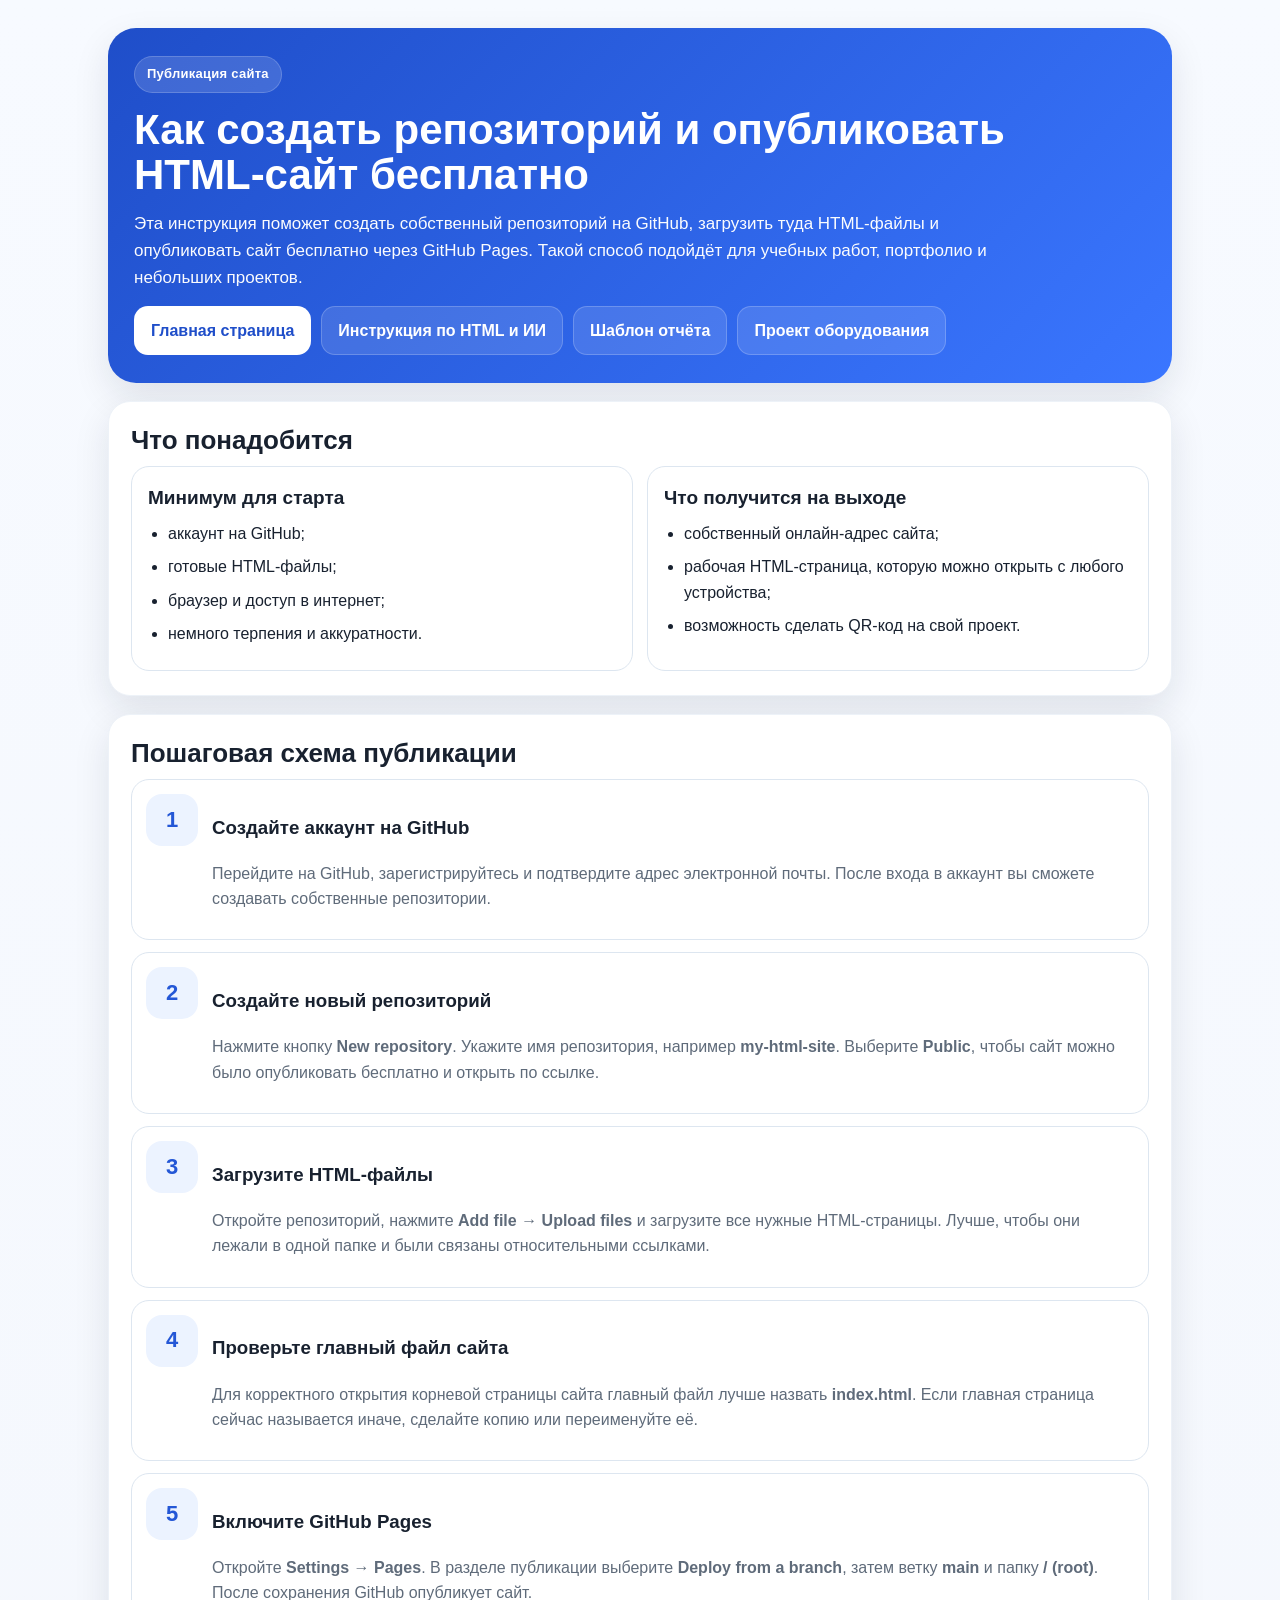
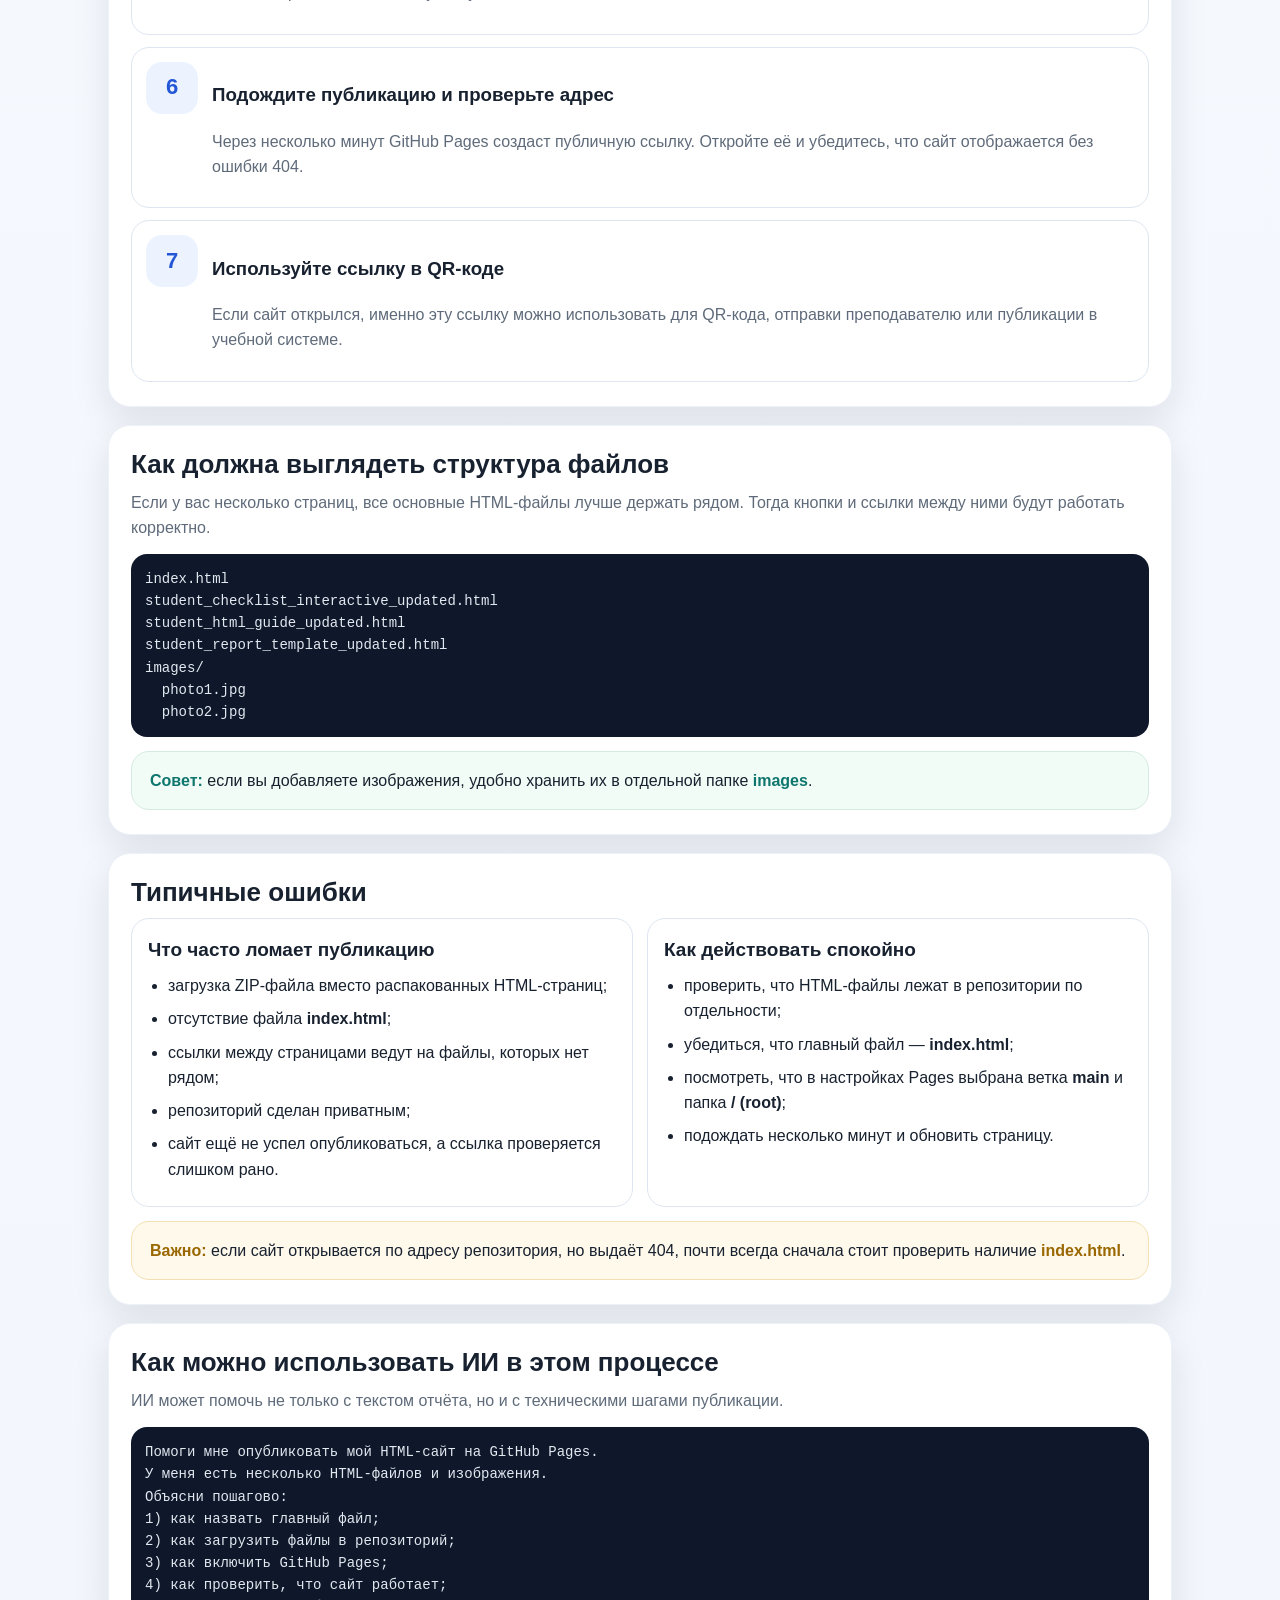
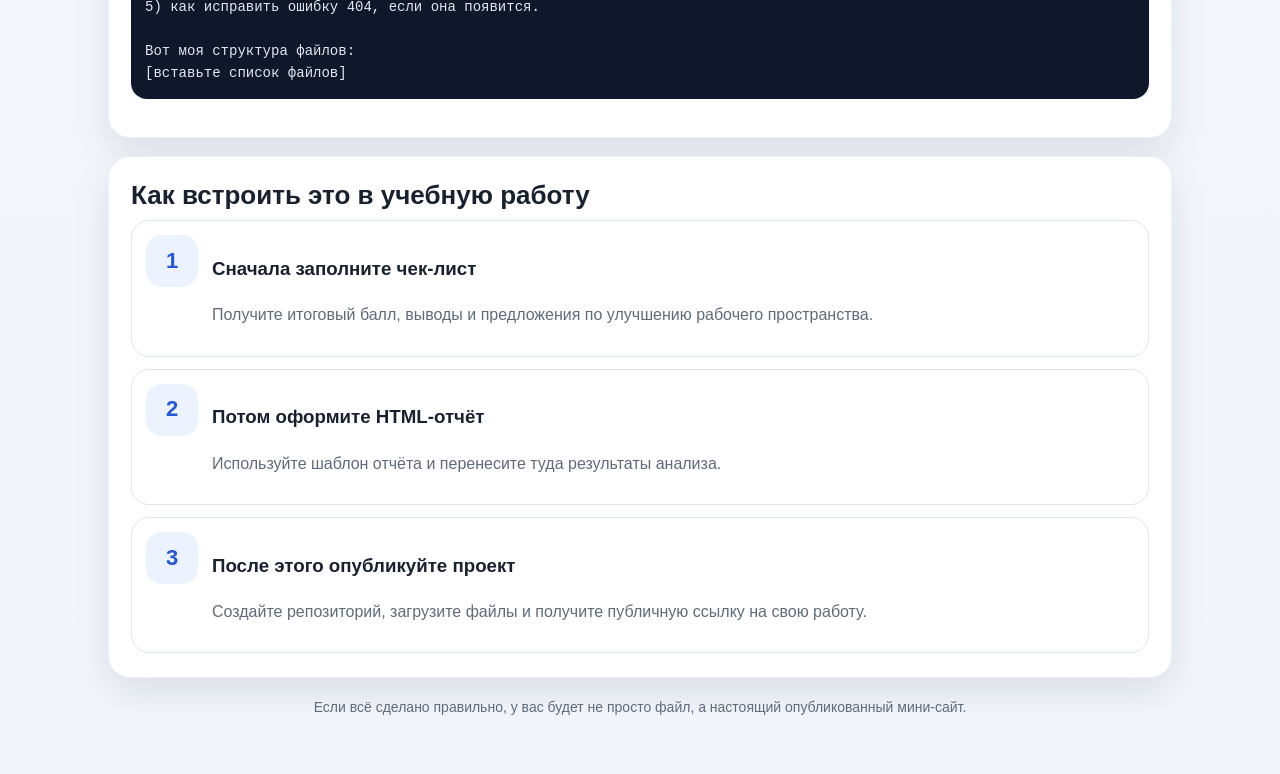
<file: Archieve2/student_publish_site_guide.html>
<!DOCTYPE html>
<html lang="ru">
<head>
  <meta charset="UTF-8" />
  <meta name="viewport" content="width=device-width, initial-scale=1.0" />
  <title>Как создать репозиторий и опубликовать HTML-сайт бесплатно</title>
  <style>
    :root{
      --bg:#f4f7fc; --card:#ffffff; --text:#18212f; --muted:#5f6b7a; --line:#dde6f0;
      --primary:#2457d6; --primary2:#4f86ff; --soft:#ecf3ff; --green:#0f766e; --warn:#9a6700;
      --shadow:0 14px 36px rgba(24,33,47,.10); --radius:22px;
    }
    *{box-sizing:border-box}
    body{margin:0;font-family:Inter,"Segoe UI",Roboto,Arial,sans-serif;color:var(--text);background:linear-gradient(180deg,#f7faff 0%, #f2f5fb 100%);line-height:1.58;}
    .wrap{max-width:1100px;margin:0 auto;padding:28px 18px 56px;}
    .hero{background:linear-gradient(135deg,#1f4ec9 0%, #3a76ff 100%);color:#fff;border-radius:28px;padding:28px 26px;box-shadow:var(--shadow);}
    .eyebrow{display:inline-block;padding:7px 12px;border-radius:999px;background:rgba(255,255,255,.14);border:1px solid rgba(255,255,255,.18);font-size:13px;font-weight:700;letter-spacing:.02em;margin-bottom:14px;}
    h1{margin:0;font-size:clamp(28px,4vw,42px);line-height:1.08;}
    .hero p{margin:14px 0 0;max-width:860px;font-size:17px;opacity:.98;}
    .nav{display:flex;gap:10px;flex-wrap:wrap;margin-top:14px;}
    .btn{text-decoration:none;display:inline-flex;align-items:center;justify-content:center;padding:11px 16px;border-radius:14px;font-weight:700;transition:.2s ease;border:1px solid transparent;}
    .btn.primary{background:#fff;color:#1f4ec9;}
    .btn.secondary{background:rgba(255,255,255,.12);color:#fff;border-color:rgba(255,255,255,.20);}
    .section{margin-top:18px;background:var(--card);border-radius:var(--radius);box-shadow:var(--shadow);border:1px solid #edf2f8;padding:24px 22px;}
    .section h2{margin:0 0 10px;font-size:26px;line-height:1.15;}
    .lead{margin:0 0 14px;color:var(--muted);font-size:16px;}
    .steps{display:grid;gap:12px;}
    .step{display:grid;grid-template-columns:52px 1fr;gap:14px;align-items:flex-start;border:1px solid var(--line);border-radius:18px;padding:14px;}
    .num{width:52px;height:52px;border-radius:16px;background:var(--soft);color:var(--primary);display:flex;align-items:center;justify-content:center;font-size:22px;font-weight:800;}
    .grid{display:grid;grid-template-columns:1fr 1fr;gap:14px;}
    .card{border:1px solid var(--line);border-radius:18px;padding:16px;background:#fff;}
    .card h3{margin:0 0 8px;font-size:19px;}
    .card p{margin:0;color:var(--muted);}
    .note{border-radius:18px;padding:16px 18px;border:1px solid #d6ebdf;background:#f1fcf6;}
    .note strong{color:var(--green);}
    .warn{border-radius:18px;padding:16px 18px;border:1px solid #f3dfb3;background:#fff9eb;}
    .warn strong{color:var(--warn);}
    pre{white-space:pre-wrap;background:#0f172a;color:#e2e8f0;padding:14px;border-radius:16px;overflow:auto;font-size:14px;}
    ul{margin:0;padding-left:20px;}
    li{margin:8px 0;}
    .footer{margin-top:18px;text-align:center;color:var(--muted);font-size:14px;}
    @media (max-width:900px){.grid{grid-template-columns:1fr;}}
  </style>
</head>
<body>
  <div class="wrap">
    <section class="hero">
      <div class="eyebrow">Публикация сайта</div>
      <h1>Как создать репозиторий и опубликовать HTML-сайт бесплатно</h1>
      <p>Эта инструкция поможет создать собственный репозиторий на GitHub, загрузить туда HTML-файлы и опубликовать сайт бесплатно через GitHub Pages. Такой способ подойдёт для учебных работ, портфолио и небольших проектов.</p>
      <div class="nav">
        <a class="btn primary" href="index.html">Главная страница</a>
        <a class="btn secondary" href="student_html_guide.html">Инструкция по HTML и ИИ</a>
        <a class="btn secondary" href="student_report_template.html">Шаблон отчёта</a>
        <a class="btn secondary" href="student_infrastructure_project.html">Проект оборудования</a>
      </div>
    </section>

    <section class="section">
      <h2>Что понадобится</h2>
      <div class="grid">
        <div class="card">
          <h3>Минимум для старта</h3>
          <ul>
            <li>аккаунт на GitHub;</li>
            <li>готовые HTML-файлы;</li>
            <li>браузер и доступ в интернет;</li>
            <li>немного терпения и аккуратности.</li>
          </ul>
        </div>
        <div class="card">
          <h3>Что получится на выходе</h3>
          <ul>
            <li>собственный онлайн-адрес сайта;</li>
            <li>рабочая HTML-страница, которую можно открыть с любого устройства;</li>
            <li>возможность сделать QR-код на свой проект.</li>
          </ul>
        </div>
      </div>
    </section>

    <section class="section">
      <h2>Пошаговая схема публикации</h2>
      <div class="steps">
        <div class="step"><div class="num">1</div><div><h3>Создайте аккаунт на GitHub</h3><p class="lead">Перейдите на GitHub, зарегистрируйтесь и подтвердите адрес электронной почты. После входа в аккаунт вы сможете создавать собственные репозитории.</p></div></div>
        <div class="step"><div class="num">2</div><div><h3>Создайте новый репозиторий</h3><p class="lead">Нажмите кнопку <strong>New repository</strong>. Укажите имя репозитория, например <strong>my-html-site</strong>. Выберите <strong>Public</strong>, чтобы сайт можно было опубликовать бесплатно и открыть по ссылке.</p></div></div>
        <div class="step"><div class="num">3</div><div><h3>Загрузите HTML-файлы</h3><p class="lead">Откройте репозиторий, нажмите <strong>Add file → Upload files</strong> и загрузите все нужные HTML-страницы. Лучше, чтобы они лежали в одной папке и были связаны относительными ссылками.</p></div></div>
        <div class="step"><div class="num">4</div><div><h3>Проверьте главный файл сайта</h3><p class="lead">Для корректного открытия корневой страницы сайта главный файл лучше назвать <strong>index.html</strong>. Если главная страница сейчас называется иначе, сделайте копию или переименуйте её.</p></div></div>
        <div class="step"><div class="num">5</div><div><h3>Включите GitHub Pages</h3><p class="lead">Откройте <strong>Settings → Pages</strong>. В разделе публикации выберите <strong>Deploy from a branch</strong>, затем ветку <strong>main</strong> и папку <strong>/ (root)</strong>. После сохранения GitHub опубликует сайт.</p></div></div>
        <div class="step"><div class="num">6</div><div><h3>Подождите публикацию и проверьте адрес</h3><p class="lead">Через несколько минут GitHub Pages создаст публичную ссылку. Откройте её и убедитесь, что сайт отображается без ошибки 404.</p></div></div>
        <div class="step"><div class="num">7</div><div><h3>Используйте ссылку в QR-коде</h3><p class="lead">Если сайт открылся, именно эту ссылку можно использовать для QR-кода, отправки преподавателю или публикации в учебной системе.</p></div></div>
      </div>
    </section>

    <section class="section">
      <h2>Как должна выглядеть структура файлов</h2>
      <p class="lead">Если у вас несколько страниц, все основные HTML-файлы лучше держать рядом. Тогда кнопки и ссылки между ними будут работать корректно.</p>
      <pre>index.html
student_checklist_interactive_updated.html
student_html_guide_updated.html
student_report_template_updated.html
images/
  photo1.jpg
  photo2.jpg</pre>
      <div class="note" style="margin-top:14px;"><strong>Совет:</strong> если вы добавляете изображения, удобно хранить их в отдельной папке <strong>images</strong>.</div>
    </section>

    <section class="section">
      <h2>Типичные ошибки</h2>
      <div class="grid">
        <div class="card">
          <h3>Что часто ломает публикацию</h3>
          <ul>
            <li>загрузка ZIP-файла вместо распакованных HTML-страниц;</li>
            <li>отсутствие файла <strong>index.html</strong>;</li>
            <li>ссылки между страницами ведут на файлы, которых нет рядом;</li>
            <li>репозиторий сделан приватным;</li>
            <li>сайт ещё не успел опубликоваться, а ссылка проверяется слишком рано.</li>
          </ul>
        </div>
        <div class="card">
          <h3>Как действовать спокойно</h3>
          <ul>
            <li>проверить, что HTML-файлы лежат в репозитории по отдельности;</li>
            <li>убедиться, что главный файл — <strong>index.html</strong>;</li>
            <li>посмотреть, что в настройках Pages выбрана ветка <strong>main</strong> и папка <strong>/ (root)</strong>;</li>
            <li>подождать несколько минут и обновить страницу.</li>
          </ul>
        </div>
      </div>
      <div class="warn" style="margin-top:14px;"><strong>Важно:</strong> если сайт открывается по адресу репозитория, но выдаёт 404, почти всегда сначала стоит проверить наличие <strong>index.html</strong>.</div>
    </section>

    <section class="section">
      <h2>Как можно использовать ИИ в этом процессе</h2>
      <p class="lead">ИИ может помочь не только с текстом отчёта, но и с техническими шагами публикации.</p>
      <pre>Помоги мне опубликовать мой HTML-сайт на GitHub Pages.
У меня есть несколько HTML-файлов и изображения.
Объясни пошагово:
1) как назвать главный файл;
2) как загрузить файлы в репозиторий;
3) как включить GitHub Pages;
4) как проверить, что сайт работает;
5) как исправить ошибку 404, если она появится.

Вот моя структура файлов:
[вставьте список файлов]</pre>
    </section>

    <section class="section">
      <h2>Как встроить это в учебную работу</h2>
      <div class="steps">
        <div class="step"><div class="num">1</div><div><h3>Сначала заполните чек-лист</h3><p class="lead">Получите итоговый балл, выводы и предложения по улучшению рабочего пространства.</p></div></div>
        <div class="step"><div class="num">2</div><div><h3>Потом оформите HTML-отчёт</h3><p class="lead">Используйте шаблон отчёта и перенесите туда результаты анализа.</p></div></div>
        <div class="step"><div class="num">3</div><div><h3>После этого опубликуйте проект</h3><p class="lead">Создайте репозиторий, загрузите файлы и получите публичную ссылку на свою работу.</p></div></div>
      </div>
    </section>

    <div class="footer">Если всё сделано правильно, у вас будет не просто файл, а настоящий опубликованный мини-сайт.</div>
  </div>
</body>
</html>
</file>
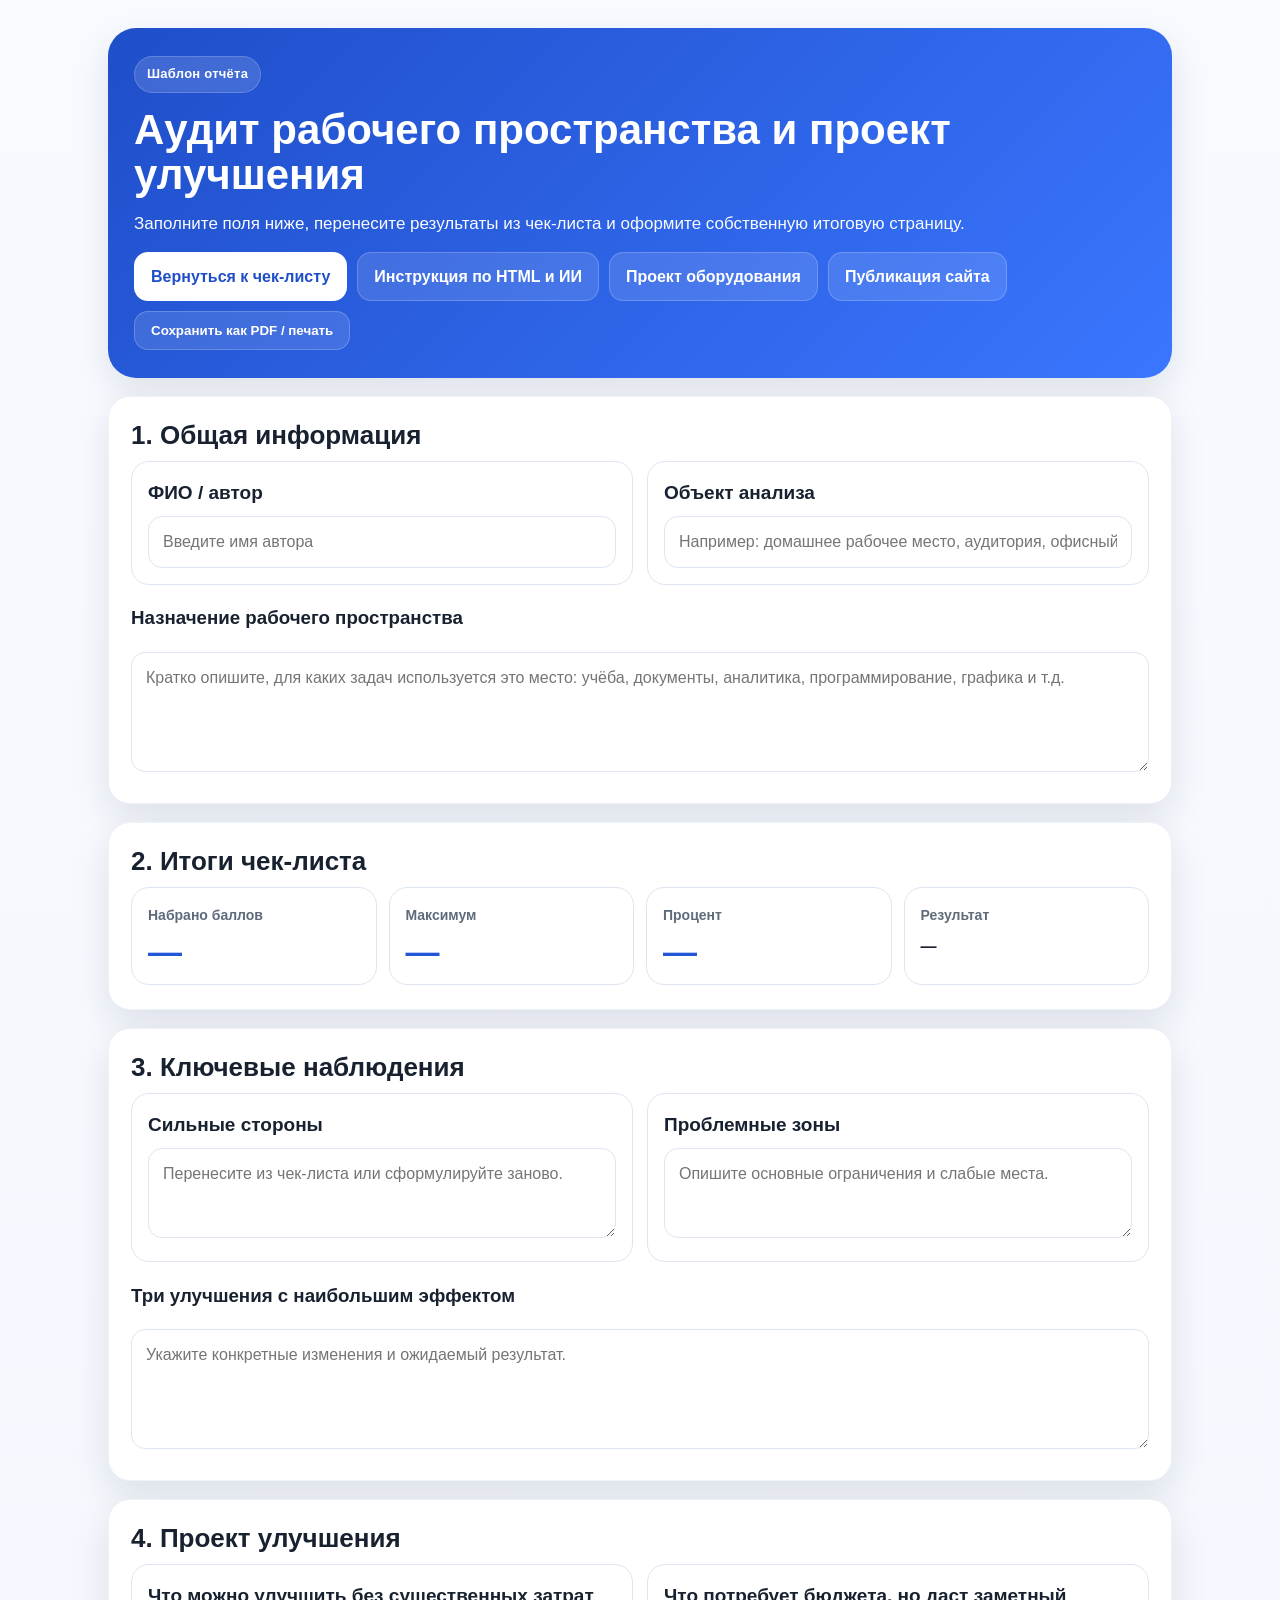
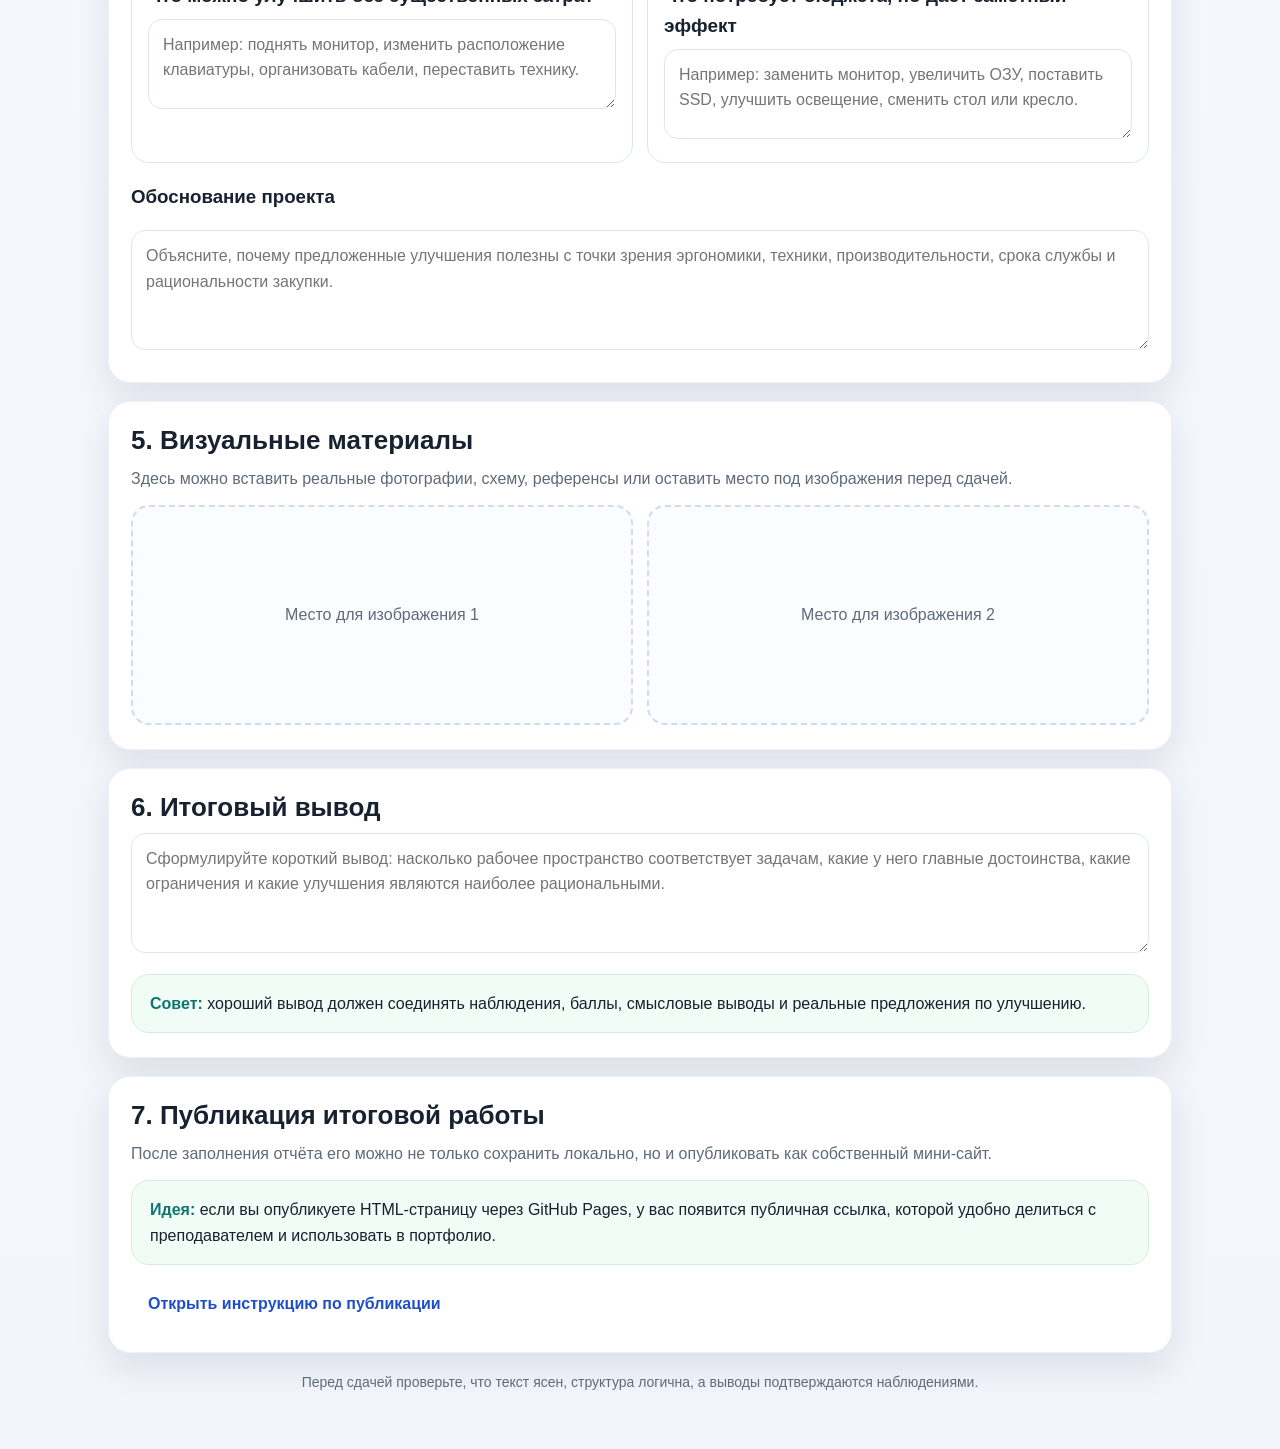
<file: Archieve2/student_report_template.html>
<!DOCTYPE html>
<html lang="ru">
<head>
  <meta charset="UTF-8" />
  <meta name="viewport" content="width=device-width, initial-scale=1.0" />
  <title>Шаблон отчёта студента</title>
  <style>
    :root{
      --bg:#f4f7fc; --card:#ffffff; --text:#18212f; --muted:#5f6b7a; --line:#dde6f0;
      --primary:#2457d6; --primary2:#4f86ff; --soft:#ecf3ff; --green:#0f766e; --warn:#9a6700;
      --shadow:0 14px 36px rgba(24,33,47,.10); --radius:22px;
    }
    *{box-sizing:border-box}
    body{margin:0;font-family:Inter,"Segoe UI",Roboto,Arial,sans-serif;color:var(--text);background:linear-gradient(180deg,#f7faff 0%, #f2f5fb 100%);line-height:1.58;}
    .wrap{max-width:1100px;margin:0 auto;padding:28px 18px 56px;}
    .hero{background:linear-gradient(135deg,#1f4ec9 0%, #3a76ff 100%);color:#fff;border-radius:28px;padding:28px 26px;box-shadow:var(--shadow);}
    .eyebrow{display:inline-block;padding:7px 12px;border-radius:999px;background:rgba(255,255,255,.14);border:1px solid rgba(255,255,255,.18);font-size:13px;font-weight:700;letter-spacing:.02em;margin-bottom:14px;}
    h1{margin:0;font-size:clamp(28px,4vw,42px);line-height:1.08;}
    .hero p{margin:14px 0 0;max-width:860px;font-size:17px;opacity:.98;}
    .nav{display:flex;gap:10px;flex-wrap:wrap;margin-top:14px;}
    .btn{text-decoration:none;display:inline-flex;align-items:center;justify-content:center;padding:11px 16px;border-radius:14px;font-weight:700;transition:.2s ease;border:1px solid transparent;cursor:pointer;}
    .btn.primary{background:#fff;color:#1f4ec9;}
    .btn.secondary{background:rgba(255,255,255,.12);color:#fff;border-color:rgba(255,255,255,.20);}
    .section{margin-top:18px;background:var(--card);border-radius:var(--radius);box-shadow:var(--shadow);border:1px solid #edf2f8;padding:24px 22px;}
    .section h2{margin:0 0 10px;font-size:26px;line-height:1.15;}
    .lead{margin:0 0 14px;color:var(--muted);font-size:16px;}
    .grid{display:grid;grid-template-columns:1fr 1fr;gap:14px;}
    .card{border:1px solid var(--line);border-radius:18px;padding:16px;background:#fff;}
    .card h3{margin:0 0 8px;font-size:19px;}
    .field, textarea, input[type="text"]{
      width:100%; border:1px solid var(--line); border-radius:14px; padding:12px 14px;
      font:inherit; color:var(--text); background:#fff;
    }
    textarea{min-height:120px; resize:vertical;}
    .small{min-height:90px;}
    .summary{display:grid;grid-template-columns:repeat(4,1fr);gap:12px;}
    .sum-card{background:#fff;border:1px solid var(--line);border-radius:18px;padding:16px;}
    .sum-card strong{display:block;font-size:14px;color:var(--muted);}
    .big{font-size:34px;font-weight:800;color:var(--primary);line-height:1;margin-top:8px;}
    .gallery{display:grid;grid-template-columns:1fr 1fr;gap:14px;}
    .ph{
      border:2px dashed #cfdcf0; border-radius:18px; min-height:220px; display:flex;
      align-items:center; justify-content:center; color:var(--muted); text-align:center; padding:20px;
      background:#fbfcfe;
    }
    .note{border-radius:18px;padding:16px 18px;border:1px solid #d6ebdf;background:#f1fcf6;}
    .note strong{color:var(--green);}
    .footer{margin-top:18px;text-align:center;color:var(--muted);font-size:14px;}
    @media (max-width:900px){.grid,.summary,.gallery{grid-template-columns:1fr;}}
    @media print{
      body{background:#fff}
      .hero,.section{box-shadow:none}
      .btn,.nav{display:none !important}
    }
  </style>
</head>
<body>
  <div class="wrap">
    <section class="hero">
      <div class="eyebrow">Шаблон отчёта</div>
      <h1>Аудит рабочего пространства и проект улучшения</h1>
      <p>Заполните поля ниже, перенесите результаты из чек-листа и оформите собственную итоговую страницу.</p>
      <div class="nav">
        <a class="btn primary" href="student_checklist_interactive.html">Вернуться к чек-листу</a>
        <a class="btn secondary" href="student_html_guide.html">Инструкция по HTML и ИИ</a>
        <a class="btn secondary" href="student_infrastructure_project.html">Проект оборудования</a>
        <a class="btn secondary" href="student_publish_site_guide.html">Публикация сайта</a>
        <button class="btn secondary" onclick="window.print()">Сохранить как PDF / печать</button>
      </div>
    </section>

    <section class="section">
      <h2>1. Общая информация</h2>
      <div class="grid">
        <div class="card">
          <h3>ФИО / автор</h3>
          <input type="text" id="studentName" class="field" placeholder="Введите имя автора" />
        </div>
        <div class="card">
          <h3>Объект анализа</h3>
          <input type="text" id="objectName" class="field" placeholder="Например: домашнее рабочее место, аудитория, офисный стол" />
        </div>
      </div>
      <div style="margin-top:14px;">
        <h3>Назначение рабочего пространства</h3>
        <textarea id="purpose" placeholder="Кратко опишите, для каких задач используется это место: учёба, документы, аналитика, программирование, графика и т.д."></textarea>
      </div>
    </section>

    <section class="section">
      <h2>2. Итоги чек-листа</h2>
      <div class="summary">
        <div class="sum-card"><strong>Набрано баллов</strong><div class="big" id="sum">—</div></div>
        <div class="sum-card"><strong>Максимум</strong><div class="big" id="max">—</div></div>
        <div class="sum-card"><strong>Процент</strong><div class="big" id="percent">—</div></div>
        <div class="sum-card"><strong>Результат</strong><div id="interp" style="margin-top:8px; font-weight:700;">—</div></div>
      </div>
    </section>

    <section class="section">
      <h2>3. Ключевые наблюдения</h2>
      <div class="grid">
        <div class="card">
          <h3>Сильные стороны</h3>
          <textarea id="strengths" class="small" placeholder="Перенесите из чек-листа или сформулируйте заново."></textarea>
        </div>
        <div class="card">
          <h3>Проблемные зоны</h3>
          <textarea id="problems" class="small" placeholder="Опишите основные ограничения и слабые места."></textarea>
        </div>
      </div>
      <div style="margin-top:14px;">
        <h3>Три улучшения с наибольшим эффектом</h3>
        <textarea id="improvements" placeholder="Укажите конкретные изменения и ожидаемый результат."></textarea>
      </div>
    </section>

    <section class="section">
      <h2>4. Проект улучшения</h2>
      <div class="grid">
        <div class="card">
          <h3>Что можно улучшить без существенных затрат</h3>
          <textarea id="noBudget" class="small" placeholder="Например: поднять монитор, изменить расположение клавиатуры, организовать кабели, переставить технику."></textarea>
        </div>
        <div class="card">
          <h3>Что потребует бюджета, но даст заметный эффект</h3>
          <textarea id="withBudget" class="small" placeholder="Например: заменить монитор, увеличить ОЗУ, поставить SSD, улучшить освещение, сменить стол или кресло."></textarea>
        </div>
      </div>
      <div style="margin-top:14px;">
        <h3>Обоснование проекта</h3>
        <textarea id="justification" placeholder="Объясните, почему предложенные улучшения полезны с точки зрения эргономики, техники, производительности, срока службы и рациональности закупки."></textarea>
      </div>
    </section>

    <section class="section">
      <h2>5. Визуальные материалы</h2>
      <p class="lead">Здесь можно вставить реальные фотографии, схему, референсы или оставить место под изображения перед сдачей.</p>
      <div class="gallery">
        <div class="ph">Место для изображения 1</div>
        <div class="ph">Место для изображения 2</div>
      </div>
    </section>

    <section class="section">
      <h2>6. Итоговый вывод</h2>
      <textarea id="finalConclusion" placeholder="Сформулируйте короткий вывод: насколько рабочее пространство соответствует задачам, какие у него главные достоинства, какие ограничения и какие улучшения являются наиболее рациональными."></textarea>
      <div class="note" style="margin-top:14px;"><strong>Совет:</strong> хороший вывод должен соединять наблюдения, баллы, смысловые выводы и реальные предложения по улучшению.</div>
    </section>

    
    <section class="section">
      <h2>7. Публикация итоговой работы</h2>
      <p class="lead">После заполнения отчёта его можно не только сохранить локально, но и опубликовать как собственный мини-сайт.</p>
      <div class="note"><strong>Идея:</strong> если вы опубликуете HTML-страницу через GitHub Pages, у вас появится публичная ссылка, которой удобно делиться с преподавателем и использовать в портфолио.</div>
      <div class="nav" style="margin-top:14px;">
        <a class="btn primary" href="student_publish_site_guide.html">Открыть инструкцию по публикации</a>
      </div>
    </section>

    <div class="footer">Перед сдачей проверьте, что текст ясен, структура логична, а выводы подтверждаются наблюдениями.</div>
  </div>

<script>
function loadChecklistData(){
  const raw = localStorage.getItem('workspaceChecklistData');
  if(!raw) return;
  try{
    const data = JSON.parse(raw);
    document.getElementById('sum').textContent = data.sum || '—';
    document.getElementById('max').textContent = data.max || '—';
    document.getElementById('percent').textContent = data.percent || '—';
    document.getElementById('interp').textContent = data.interpretation || '—';
    if(!document.getElementById('strengths').value) document.getElementById('strengths').value = data.strengths || '';
    if(!document.getElementById('problems').value) document.getElementById('problems').value = data.problems || '';
    if(!document.getElementById('improvements').value) document.getElementById('improvements').value = data.improvements || '';
  } catch(e){}
}
function saveReport(){
  const ids = ['studentName','objectName','purpose','strengths','problems','improvements','noBudget','withBudget','justification','finalConclusion'];
  const payload = {};
  ids.forEach(id => payload[id] = document.getElementById(id).value);
  localStorage.setItem('workspaceReportDraft', JSON.stringify(payload));
}
function loadReport(){
  const raw = localStorage.getItem('workspaceReportDraft');
  if(!raw) return;
  try{
    const data = JSON.parse(raw);
    Object.entries(data).forEach(([k,v]) => {
      const el = document.getElementById(k);
      if(el && !el.value) el.value = v || '';
    });
  } catch(e){}
}
document.querySelectorAll('textarea, input[type="text"]').forEach(el => el.addEventListener('input', saveReport));
loadChecklistData();
loadReport();
</script>
</body>
</html>
</file>
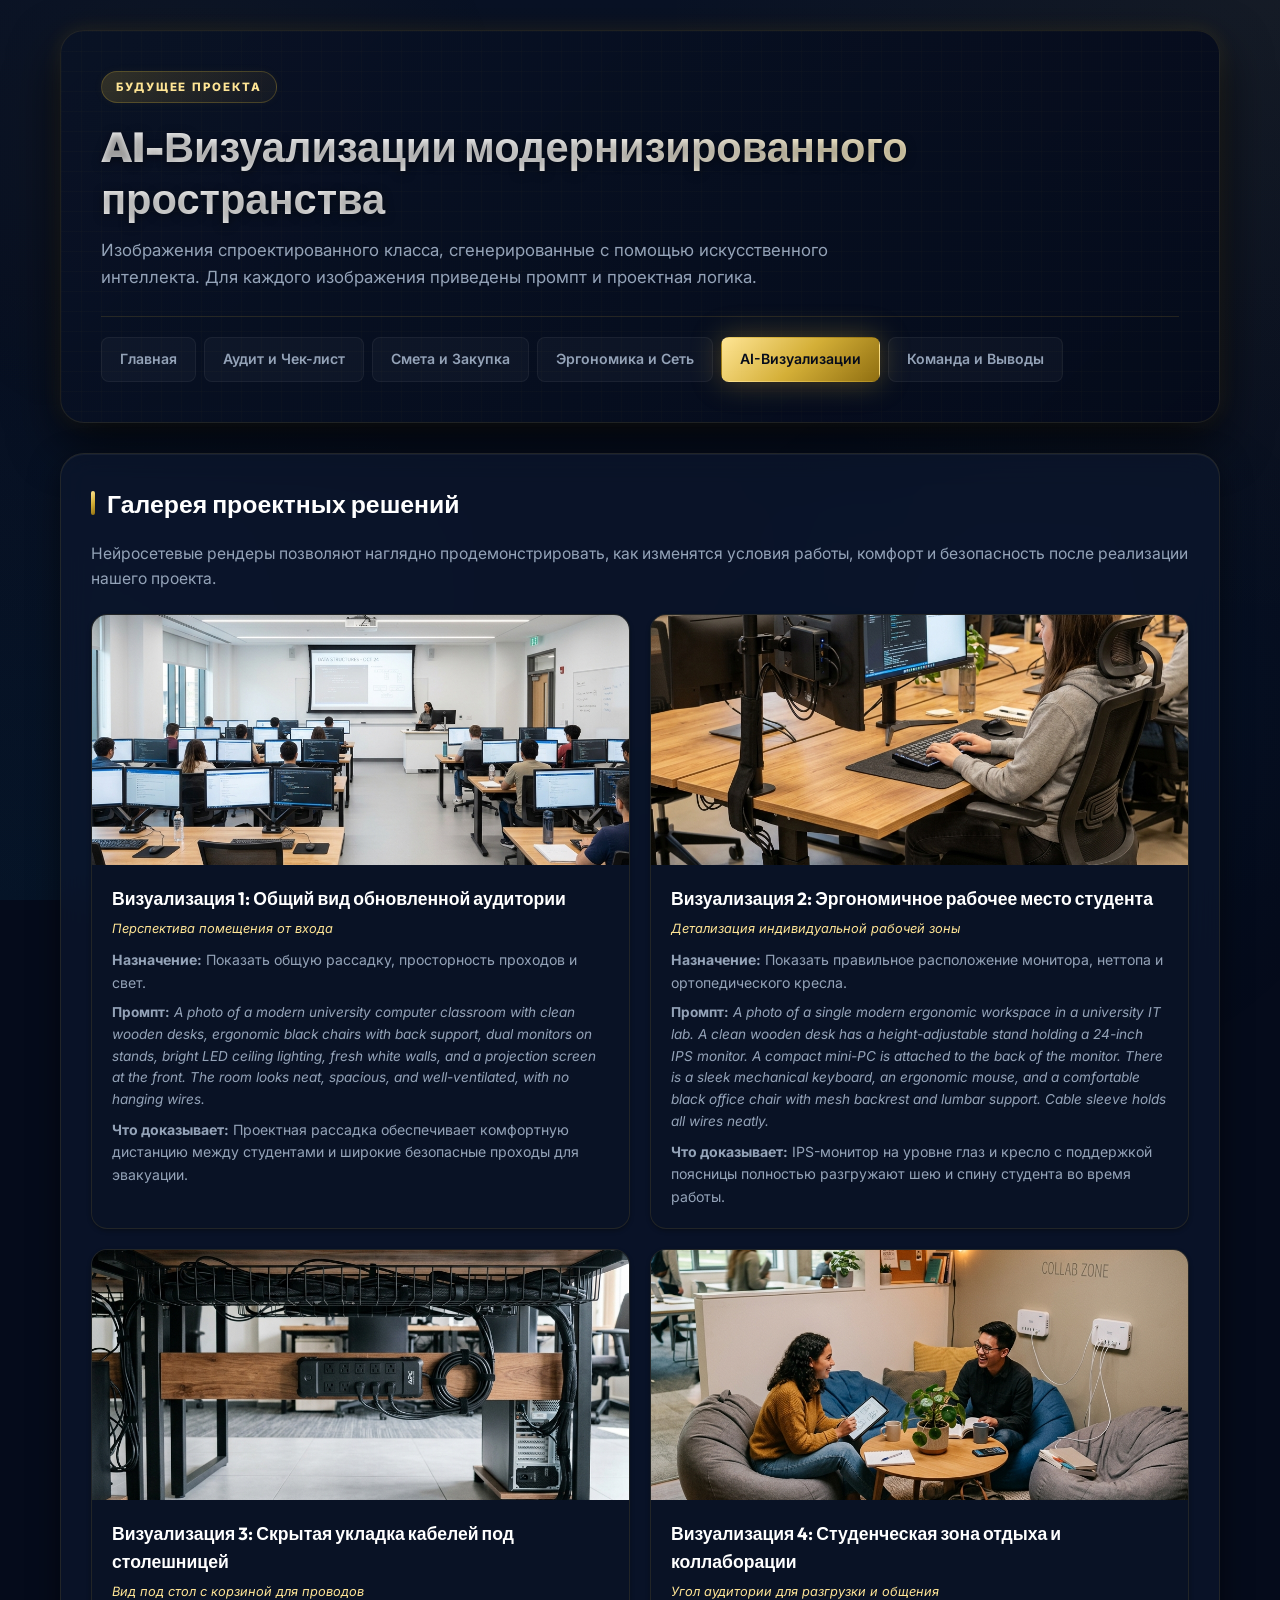
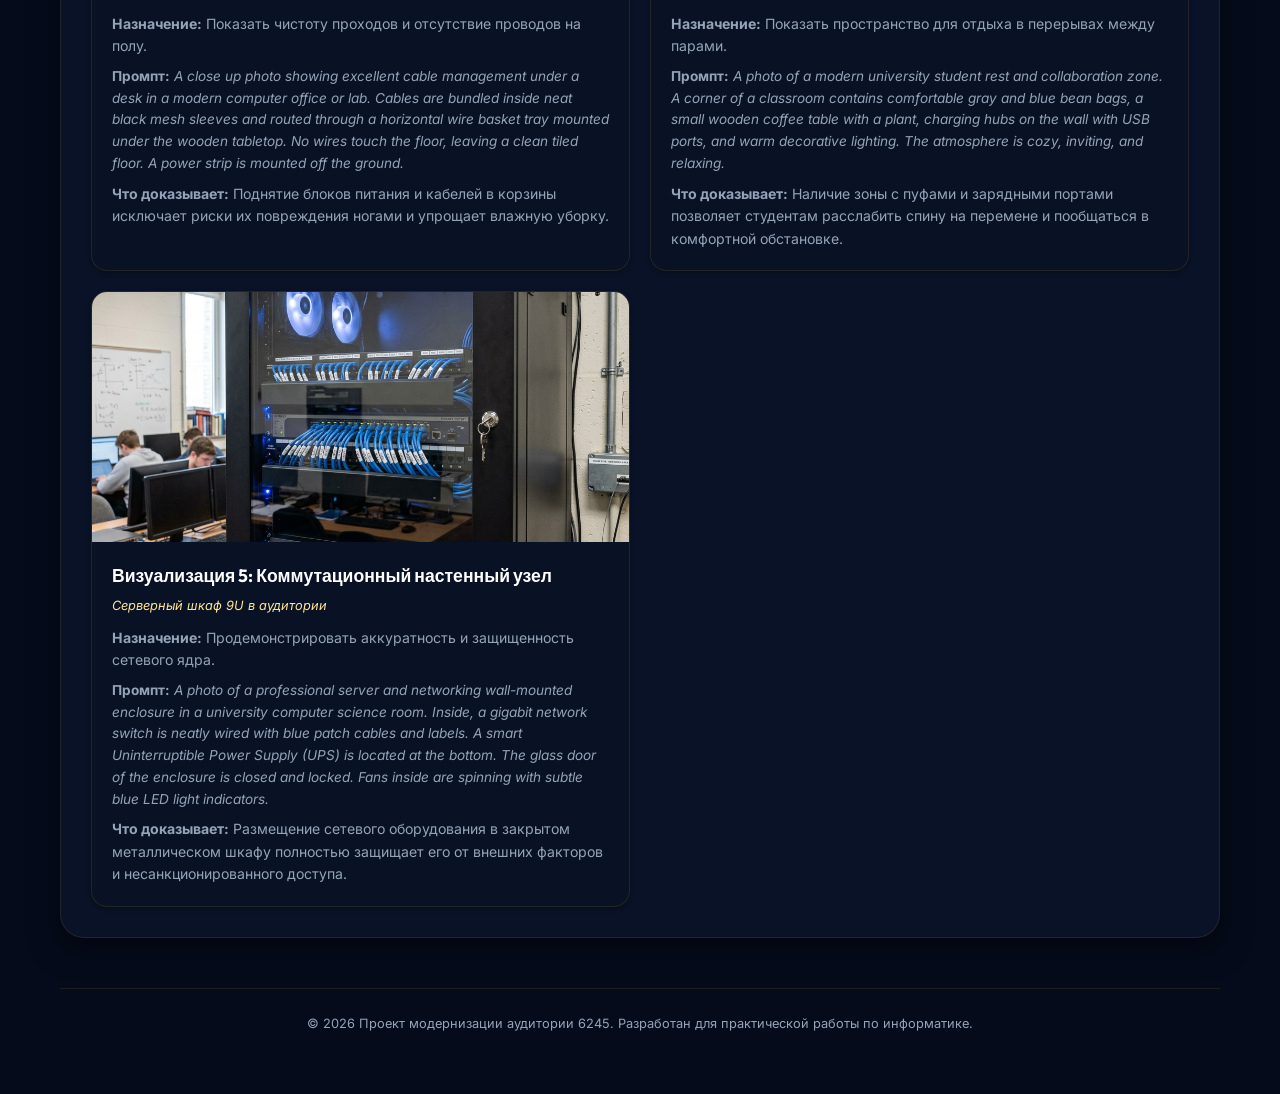
<file: Archieve2/visuals.html>
<!DOCTYPE html>
<html lang="ru">
<head>
  <meta charset="UTF-8" />
  <meta name="viewport" content="width=device-width, initial-scale=1.0" />
  <title>AI-Визуализации — Аудитория 6245</title>
  <link rel="stylesheet" href="style.css" />
</head>
<body>
  <div class="container">
    <header>
      <div class="hero">
        <div class="eyebrow">Будущее проекта</div>
        <h1>AI-Визуализации модернизированного пространства</h1>
        <p>Изображения спроектированного класса, сгенерированные с помощью искусственного интеллекта. Для каждого изображения приведены промпт и проектная логика.</p>
        
        <nav class="nav-container">
          <a class="nav-btn" href="index.html">Главная</a>
          <a class="nav-btn" href="audit.html">Аудит и Чек-лист</a>
          <a class="nav-btn" href="equipment.html">Смета и Закупка</a>
          <a class="nav-btn" href="ergonomics.html">Эргономика и Сеть</a>
          <a class="nav-btn active" href="visuals.html">AI-Визуализации</a>
          <a class="nav-btn" href="reflection.html">Команда и Выводы</a>
        </nav>
      </div>
    </header>

    <section class="main-card">
      <h2>Галерея проектных решений</h2>
      <p class="lead-text">Нейросетевые рендеры позволяют наглядно продемонстрировать, как изменятся условия работы, комфорт и безопасность после реализации нашего проекта.</p>
      
      <div class="audit-gallery">
        <div class="gallery-item">
          <div class="gallery-image-wrap">
            <img src="images/future_classroom.png" alt="Общий вид обновленного класса" />
          </div>
          <div class="gallery-content">
            <h4>Визуализация 1: Общий вид обновленной аудитории</h4>
            <div class="caption">Перспектива помещения от входа</div>
            <p><strong>Назначение:</strong> Показать общую рассадку, просторность проходов и свет.</p>
            <p style="margin-top: 8px; font-size: 0.85rem; color: var(--muted);"><strong>Промпт:</strong> <i>A photo of a modern university computer classroom with clean wooden desks, ergonomic black chairs with back support, dual monitors on stands, bright LED ceiling lighting, fresh white walls, and a projection screen at the front. The room looks neat, spacious, and well-ventilated, with no hanging wires.</i></p>
            <p style="margin-top: 8px;"><strong>Что доказывает:</strong> Проектная рассадка обеспечивает комфортную дистанцию между студентами и широкие безопасные проходы для эвакуации.</p>
          </div>
        </div>

        <div class="gallery-item">
          <div class="gallery-image-wrap">
            <img src="images/future_workspace.png" alt="Эргономичное учебное место" />
          </div>
          <div class="gallery-content">
            <h4>Визуализация 2: Эргономичное рабочее место студента</h4>
            <div class="caption">Детализация индивидуальной рабочей зоны</div>
            <p><strong>Назначение:</strong> Показать правильное расположение монитора, неттопа и ортопедического кресла.</p>
            <p style="margin-top: 8px; font-size: 0.85rem; color: var(--muted);"><strong>Промпт:</strong> <i>A photo of a single modern ergonomic workspace in a university IT lab. A clean wooden desk has a height-adjustable stand holding a 24-inch IPS monitor. A compact mini-PC is attached to the back of the monitor. There is a sleek mechanical keyboard, an ergonomic mouse, and a comfortable black office chair with mesh backrest and lumbar support. Cable sleeve holds all wires neatly.</i></p>
            <p style="margin-top: 8px;"><strong>Что доказывает:</strong> IPS-монитор на уровне глаз и кресло с поддержкой поясницы полностью разгружают шею и спину студента во время работы.</p>
          </div>
        </div>

        <div class="gallery-item">
          <div class="gallery-image-wrap">
            <img src="images/future_cable_mgmt.png" alt="Кабель-менеджмент под столом" />
          </div>
          <div class="gallery-content">
            <h4>Визуализация 3: Скрытая укладка кабелей под столешницей</h4>
            <div class="caption">Вид под стол с корзиной для проводов</div>
            <p><strong>Назначение:</strong> Показать чистоту проходов и отсутствие проводов на полу.</p>
            <p style="margin-top: 8px; font-size: 0.85rem; color: var(--muted);"><strong>Промпт:</strong> <i>A close up photo showing excellent cable management under a desk in a modern computer office or lab. Cables are bundled inside neat black mesh sleeves and routed through a horizontal wire basket tray mounted under the wooden tabletop. No wires touch the floor, leaving a clean tiled floor. A power strip is mounted off the ground.</i></p>
            <p style="margin-top: 8px;"><strong>Что доказывает:</strong> Поднятие блоков питания и кабелей в корзины исключает риски их повреждения ногами и упрощает влажную уборку.</p>
          </div>
        </div>

        <div class="gallery-item">
          <div class="gallery-image-wrap">
            <img src="images/future_rest_zone.png" alt="Зона отдыха студентов" />
          </div>
          <div class="gallery-content">
            <h4>Визуализация 4: Студенческая зона отдыха и коллаборации</h4>
            <div class="caption">Угол аудитории для разгрузки и общения</div>
            <p><strong>Назначение:</strong> Показать пространство для отдыха в перерывах между парами.</p>
            <p style="margin-top: 8px; font-size: 0.85rem; color: var(--muted);"><strong>Промпт:</strong> <i>A photo of a modern university student rest and collaboration zone. A corner of a classroom contains comfortable gray and blue bean bags, a small wooden coffee table with a plant, charging hubs on the wall with USB ports, and warm decorative lighting. The atmosphere is cozy, inviting, and relaxing.</i></p>
            <p style="margin-top: 8px;"><strong>Что доказывает:</strong> Наличие зоны с пуфами и зарядными портами позволяет студентам расслабить спину на перемене и пообщаться в комфортной обстановке.</p>
          </div>
        </div>

        <div class="gallery-item">
          <div class="gallery-image-wrap">
            <img src="images/future_server_rack.png" alt="Сетевой шкаф" />
          </div>
          <div class="gallery-content">
            <h4>Визуализация 5: Коммутационный настенный узел</h4>
            <div class="caption">Серверный шкаф 9U в аудитории</div>
            <p><strong>Назначение:</strong> Продемонстрировать аккуратность и защищенность сетевого ядра.</p>
            <p style="margin-top: 8px; font-size: 0.85rem; color: var(--muted);"><strong>Промпт:</strong> <i>A photo of a professional server and networking wall-mounted enclosure in a university computer science room. Inside, a gigabit network switch is neatly wired with blue patch cables and labels. A smart Uninterruptible Power Supply (UPS) is located at the bottom. The glass door of the enclosure is closed and locked. Fans inside are spinning with subtle blue LED light indicators.</i></p>
            <p style="margin-top: 8px;"><strong>Что доказывает:</strong> Размещение сетевого оборудования в закрытом металлическом шкафу полностью защищает его от внешних факторов и несанкционированного доступа.</p>
          </div>
        </div>
      </div>
    </section>

    <footer>
      <p>&copy; 2026 Проект модернизации аудитории 6245. Разработан для практической работы по информатике.</p>
    </footer>
  </div>
</body>
</html>
</file>
<file: Archieve2/style.css>
@import url('https://fonts.googleapis.com/css2?family=Inter:wght@300;400;500;600;700&family=Outfit:wght@400;500;600;700;800;900&display=swap');

:root {
  --bg: #050b1b;
  --card: rgba(13, 23, 47, 0.65);
  --card-solid: #091225;
  --text: #f8fafc;
  --muted: #94a3b8;
  --line: rgba(212, 175, 55, 0.12);
  --line-hover: rgba(212, 175, 55, 0.35);
  --primary-soft: rgba(212, 175, 55, 0.08);
  
  /* Primary Metallic Gold Colors */
  --primary: #D4AF37;
  --primary-light: #FFE595;
  --primary-dark: #A58019;
  
  /* Accent Colors */
  --blue-accent: #0ea5e9;
  --accent: #10b981;
  --accent-soft: rgba(16, 185, 129, 0.1);
  --warn: #f59e0b;
  --warn-soft: rgba(245, 158, 11, 0.1);
  --danger: #ef4444;
  --danger-soft: rgba(239, 68, 68, 0.1);
  
  /* Gradients */
  --gold-gradient: linear-gradient(135deg, #FFE595 0%, #D4AF37 50%, #906F11 100%);
  --blue-gold-gradient: linear-gradient(135deg, #0f1c3f 0%, #091225 60%, #D4AF37 100%);
  --dark-gradient: linear-gradient(180deg, #091225 0%, #050b1b 100%);
  
  /* Shadows & Glows */
  --shadow-sm: 0 2px 4px rgba(0, 0, 0, 0.3);
  --shadow: 0 10px 30px rgba(0, 0, 0, 0.5), inset 0 1px 0 rgba(255, 255, 255, 0.05);
  --shadow-lg: 0 20px 50px rgba(0, 0, 0, 0.7);
  --gold-glow: 0 0 20px rgba(212, 175, 55, 0.15);
  --gold-glow-strong: 0 0 30px rgba(212, 175, 55, 0.35);
  
  --radius-sm: 8px;
  --radius: 16px;
  --radius-lg: 24px;
  
  --transition: all 0.4s cubic-bezier(0.16, 1, 0.3, 1);
}

* {
  box-sizing: border-box;
  margin: 0;
  padding: 0;
}

body {
  font-family: 'Inter', system-ui, -apple-system, sans-serif;
  color: var(--text);
  background: var(--bg);
  background-image: 
    radial-gradient(circle at 100% 0%, rgba(212, 175, 55, 0.06) 0%, transparent 40%),
    radial-gradient(circle at 0% 100%, rgba(14, 165, 233, 0.06) 0%, transparent 40%),
    var(--dark-gradient);
  background-attachment: fixed;
  line-height: 1.6;
  padding-bottom: 60px;
  overflow-x: hidden;
}

/* Background floating glow accents */
body::before {
  content: '';
  position: fixed;
  top: -15%;
  left: -15%;
  width: 60%;
  height: 60%;
  background: radial-gradient(circle, rgba(212, 175, 55, 0.04) 0%, transparent 70%);
  z-index: -1;
  pointer-events: none;
}

body::after {
  content: '';
  position: fixed;
  bottom: -15%;
  right: -15%;
  width: 70%;
  height: 70%;
  background: radial-gradient(circle, rgba(14, 165, 233, 0.04) 0%, transparent 70%);
  z-index: -1;
  pointer-events: none;
}

.container {
  max-width: 1200px;
  margin: 0 auto;
  padding: 0 20px;
}

/* Header & Premium Navigation */
header {
  margin-top: 30px;
  margin-bottom: 30px;
}

.hero {
  background: linear-gradient(135deg, rgba(9, 18, 37, 0.9) 0%, rgba(5, 11, 27, 0.95) 100%);
  border: 1px solid var(--line);
  color: #ffffff;
  border-radius: var(--radius-lg);
  padding: 40px;
  box-shadow: var(--shadow-lg), var(--gold-glow);
  position: relative;
  overflow: hidden;
}

/* Tech Grid Pattern overlay in hero */
.hero::before {
  content: '';
  position: absolute;
  top: 0;
  left: 0;
  right: 0;
  bottom: 0;
  background-image: 
    linear-gradient(rgba(212, 175, 55, 0.02) 1px, transparent 1px),
    linear-gradient(90deg, rgba(212, 175, 55, 0.02) 1px, transparent 1px);
  background-size: 20px 20px;
  pointer-events: none;
}

.eyebrow {
  display: inline-block;
  font-size: 0.72rem;
  font-weight: 800;
  text-transform: uppercase;
  letter-spacing: 0.15em;
  background: linear-gradient(135deg, rgba(212, 175, 55, 0.2) 0%, rgba(212, 175, 55, 0.05) 100%);
  color: var(--primary-light);
  padding: 6px 14px;
  border-radius: 9999px;
  margin-bottom: 18px;
  border: 1px solid rgba(212, 175, 55, 0.25);
  box-shadow: 0 0 10px rgba(212, 175, 55, 0.05);
}

h1 {
  font-family: 'Outfit', sans-serif;
  font-size: clamp(1.8rem, 4vw, 2.6rem);
  font-weight: 900;
  line-height: 1.25;
  margin-bottom: 12px;
  background: linear-gradient(135deg, #ffffff 40%, #FFE595 100%);
  -webkit-background-clip: text;
  -webkit-text-fill-color: transparent;
  text-shadow: 0 2px 10px rgba(0, 0, 0, 0.5);
}

.hero p {
  font-size: 1.05rem;
  color: var(--muted);
  max-width: 780px;
  font-weight: 400;
}

/* Navbar container */
.nav-container {
  display: flex;
  gap: 8px;
  flex-wrap: wrap;
  margin-top: 25px;
  border-top: 1px solid rgba(212, 175, 55, 0.15);
  padding-top: 20px;
}

.nav-btn {
  text-decoration: none;
  color: var(--muted);
  background: rgba(255, 255, 255, 0.03);
  border: 1px solid rgba(255, 255, 255, 0.05);
  padding: 10px 18px;
  border-radius: var(--radius-sm);
  font-size: 0.88rem;
  font-weight: 600;
  transition: var(--transition);
}

.nav-btn:hover {
  background: rgba(212, 175, 55, 0.08);
  color: var(--primary-light);
  border-color: rgba(212, 175, 55, 0.3);
  transform: translateY(-2px);
  box-shadow: 0 4px 15px rgba(212, 175, 55, 0.1);
}

.nav-btn.active {
  background: var(--gold-gradient);
  color: #050b1b;
  border-color: transparent;
  box-shadow: var(--gold-glow-strong);
}

/* Sections & Glassmorphism cards */
section.main-card {
  background: var(--card);
  backdrop-filter: blur(16px);
  -webkit-backdrop-filter: blur(16px);
  border: 1px solid var(--line);
  border-radius: var(--radius-lg);
  padding: 30px;
  box-shadow: var(--shadow);
  margin-bottom: 24px;
  animation: fadeInUp 0.8s cubic-bezier(0.16, 1, 0.3, 1) both;
}

/* Sequential delay for sections if multiple */
section.main-card:nth-of-type(2) { animation-delay: 0.1s; }
section.main-card:nth-of-type(3) { animation-delay: 0.2s; }
section.main-card:nth-of-type(4) { animation-delay: 0.3s; }
section.main-card:nth-of-type(5) { animation-delay: 0.4s; }

h2 {
  font-family: 'Outfit', sans-serif;
  font-size: 1.55rem;
  font-weight: 800;
  margin-bottom: 18px;
  background: linear-gradient(135deg, #ffffff 60%, #FFE595 100%);
  -webkit-background-clip: text;
  -webkit-text-fill-color: transparent;
  display: flex;
  align-items: center;
  gap: 12px;
}

h2::before {
  content: '';
  display: inline-block;
  width: 4px;
  height: 24px;
  background: var(--gold-gradient);
  border-radius: 2px;
}

.lead-text {
  font-size: 0.98rem;
  color: var(--muted);
  margin-bottom: 22px;
  font-weight: 400;
}

/* Grid Layouts */
.grid-2 {
  display: grid;
  grid-template-columns: 1fr 1fr;
  gap: 20px;
}

.grid-3 {
  display: grid;
  grid-template-columns: repeat(3, 1fr);
  gap: 20px;
}

@media (max-width: 768px) {
  .grid-2, .grid-3 {
    grid-template-columns: 1fr;
  }
}

/* Sub-cards inside sections */
.sub-card {
  background: var(--card-solid);
  border: 1px solid var(--line);
  border-radius: var(--radius);
  padding: 24px;
  box-shadow: var(--shadow-sm);
  transition: var(--transition);
  position: relative;
  overflow: hidden;
}

.sub-card::before {
  content: '';
  position: absolute;
  top: 0;
  left: 0;
  width: 100%;
  height: 3px;
  background: transparent;
  transition: var(--transition);
}

.sub-card:hover {
  transform: translateY(-4px) scale(1.01);
  box-shadow: var(--shadow-lg), var(--gold-glow);
  border-color: var(--line-hover);
}

.sub-card:hover::before {
  background: var(--gold-gradient);
}

.sub-card h3 {
  font-family: 'Outfit', sans-serif;
  font-size: 1.15rem;
  font-weight: 700;
  margin-bottom: 10px;
  color: #ffffff;
}

.sub-card p {
  font-size: 0.9rem;
  color: var(--muted);
}

/* Badge tags */
.badge {
  display: inline-block;
  font-size: 0.72rem;
  font-weight: 800;
  padding: 4px 10px;
  border-radius: 6px;
  margin-bottom: 12px;
  text-transform: uppercase;
  letter-spacing: 0.05em;
  border: 1px solid transparent;
}

.badge.primary { background: rgba(212, 175, 55, 0.12); color: var(--primary-light); border-color: rgba(212, 175, 55, 0.2); }
.badge.accent { background: var(--accent-soft); color: var(--accent); border-color: rgba(16, 185, 129, 0.2); }
.badge.warn { background: var(--warn-soft); color: var(--warn); border-color: rgba(245, 158, 11, 0.2); }
.badge.danger { background: var(--danger-soft); color: var(--danger); border-color: rgba(239, 68, 68, 0.2); }

/* Stats block */
.stats-summary {
  display: grid;
  grid-template-columns: repeat(4, 1fr);
  gap: 15px;
  margin-top: 20px;
}

@media (max-width: 640px) {
  .stats-summary {
    grid-template-columns: 1fr 1fr;
  }
}

.stat-card {
  background: var(--card-solid);
  border: 1px solid var(--line);
  border-radius: var(--radius);
  padding: 20px;
  text-align: center;
  box-shadow: var(--shadow-sm);
  transition: var(--transition);
}

.stat-card:hover {
  border-color: var(--line-hover);
  box-shadow: var(--gold-glow);
}

.stat-card strong {
  display: block;
  font-size: 0.75rem;
  color: var(--muted);
  text-transform: uppercase;
  letter-spacing: 0.08em;
  margin-bottom: 8px;
}

.stat-card .val {
  font-family: 'Outfit', sans-serif;
  font-size: 2.2rem;
  font-weight: 900;
  background: var(--gold-gradient);
  -webkit-background-clip: text;
  -webkit-text-fill-color: transparent;
  line-height: 1.1;
}

/* Gallery layout */
.audit-gallery {
  display: grid;
  grid-template-columns: 1fr 1fr;
  gap: 20px;
  margin-top: 20px;
}

@media (max-width: 768px) {
  .audit-gallery {
    grid-template-columns: 1fr;
  }
}

.gallery-item {
  background: var(--card-solid);
  border: 1px solid var(--line);
  border-radius: var(--radius);
  overflow: hidden;
  box-shadow: var(--shadow-sm);
  transition: var(--transition);
}

.gallery-item:hover {
  transform: translateY(-4px);
  border-color: var(--line-hover);
  box-shadow: var(--shadow-lg), var(--gold-glow);
}

.gallery-image-wrap {
  width: 100%;
  height: 250px;
  background: #091225;
  position: relative;
  overflow: hidden;
}

.gallery-image-wrap img {
  width: 100%;
  height: 100%;
  object-fit: cover;
  transition: var(--transition);
}

.gallery-item:hover .gallery-image-wrap img {
  transform: scale(1.04);
}

.gallery-content {
  padding: 20px;
}

.gallery-content h4 {
  font-family: 'Outfit', sans-serif;
  font-size: 1.1rem;
  font-weight: 700;
  color: #ffffff;
  margin-bottom: 6px;
}

.gallery-content .caption {
  font-size: 0.8rem;
  color: var(--primary-light);
  margin-bottom: 10px;
  font-style: italic;
}

.gallery-content p {
  font-size: 0.88rem;
  color: var(--muted);
}

/* Structured Tables */
.table-responsive {
  width: 100%;
  overflow-x: auto;
  border-radius: var(--radius);
  border: 1px solid var(--line);
  margin-top: 15px;
  box-shadow: var(--shadow-sm);
  background: var(--card-solid);
}

table {
  width: 100%;
  border-collapse: collapse;
  text-align: left;
  font-size: 0.9rem;
}

th {
  background: #060d1b;
  color: var(--primary-light);
  font-family: 'Outfit', sans-serif;
  font-weight: 700;
  padding: 16px 18px;
  border-bottom: 2px solid var(--line);
  text-transform: uppercase;
  font-size: 0.72rem;
  letter-spacing: 0.08em;
}

td {
  padding: 16px 18px;
  border-bottom: 1px solid var(--line);
  color: var(--muted);
  vertical-align: middle;
}

tr:hover td {
  background: rgba(212, 175, 55, 0.02);
  color: #ffffff;
}

tr:last-child td {
  border-bottom: none;
}

.priority-tag {
  display: inline-block;
  font-size: 0.7rem;
  font-weight: 800;
  padding: 4px 8px;
  border-radius: 9999px;
  text-transform: uppercase;
  letter-spacing: 0.05em;
  border: 1px solid transparent;
}
.priority-tag.high { background: var(--danger-soft); color: var(--danger); border-color: rgba(239, 68, 68, 0.2); }
.priority-tag.medium { background: var(--warn-soft); color: var(--warn); border-color: rgba(245, 158, 11, 0.2); }
.priority-tag.low { background: rgba(14, 165, 233, 0.1); color: var(--blue-accent); border-color: rgba(14, 165, 233, 0.2); }

/* Progress slider */
.progress-bar-container {
  height: 8px;
  background: rgba(255, 255, 255, 0.05);
  border-radius: 9999px;
  overflow: hidden;
  margin-top: 15px;
  border: 1px solid rgba(255, 255, 255, 0.03);
}

.progress-bar-fill {
  height: 100%;
  background: var(--gold-gradient);
  border-radius: 9999px;
  box-shadow: 0 0 10px rgba(212, 175, 55, 0.5);
  transition: width 0.8s cubic-bezier(0.16, 1, 0.3, 1);
}

/* Callouts info blocks */
.callout {
  border-radius: var(--radius);
  padding: 18px 22px;
  margin-top: 20px;
  font-size: 0.92rem;
  border: 1px solid transparent;
  border-left: 4px solid !important;
  backdrop-filter: blur(10px);
}

.callout.success {
  background: rgba(16, 185, 129, 0.06);
  border-color: var(--accent);
  color: #a7f3d0;
}

.callout.info {
  background: rgba(14, 165, 233, 0.06);
  border-color: var(--blue-accent);
  color: #bae6fd;
}

.callout.warning {
  background: rgba(212, 175, 55, 0.06);
  border-color: var(--primary);
  color: #fef08a;
}

/* Team Section cards */
.team-grid {
  display: grid;
  grid-template-columns: repeat(3, 1fr);
  gap: 20px;
}

@media (max-width: 768px) {
  .team-grid {
    grid-template-columns: 1fr;
  }
}

.team-card {
  background: var(--card-solid);
  border: 1px solid var(--line);
  border-radius: var(--radius);
  padding: 24px;
  box-shadow: var(--shadow-sm);
  display: flex;
  flex-direction: column;
  height: 100%;
  transition: var(--transition);
}

.team-card:hover {
  transform: translateY(-4px);
  border-color: var(--line-hover);
  box-shadow: var(--shadow-lg), var(--gold-glow);
}

.team-card .avatar {
  width: 60px;
  height: 60px;
  border-radius: 50%;
  background: var(--gold-gradient);
  color: #050b1b;
  font-family: 'Outfit', sans-serif;
  font-size: 1.35rem;
  font-weight: 800;
  display: flex;
  align-items: center;
  justify-content: center;
  margin-bottom: 18px;
  box-shadow: var(--gold-glow-strong);
}

.team-card h3 {
  font-family: 'Outfit', sans-serif;
  font-size: 1.25rem;
  font-weight: 800;
  color: #ffffff;
  margin-bottom: 4px;
}

.team-card .role {
  font-size: 0.75rem;
  color: var(--primary-light);
  font-weight: 700;
  margin-bottom: 14px;
  text-transform: uppercase;
  letter-spacing: 0.1em;
}

.team-card .duties {
  font-size: 0.88rem;
  color: var(--muted);
  margin-bottom: 18px;
  flex-grow: 1;
}

.team-card blockquote {
  font-style: italic;
  font-size: 0.85rem;
  border-left: 2px solid var(--primary-light);
  padding-left: 12px;
  color: var(--text);
  margin-top: auto;
  background: rgba(255, 255, 255, 0.02);
  padding: 10px 10px 10px 14px;
  border-radius: 0 var(--radius-sm) var(--radius-sm) 0;
}

/* Animations */
@keyframes fadeInUp {
  from {
    opacity: 0;
    transform: translateY(24px);
  }
  to {
    opacity: 1;
    transform: translateY(0);
  }
}

/* Footer elements */
footer {
  text-align: center;
  margin-top: 50px;
  font-size: 0.8rem;
  color: var(--muted);
  border-top: 1px solid var(--line);
  padding-top: 25px;
}
</file>
